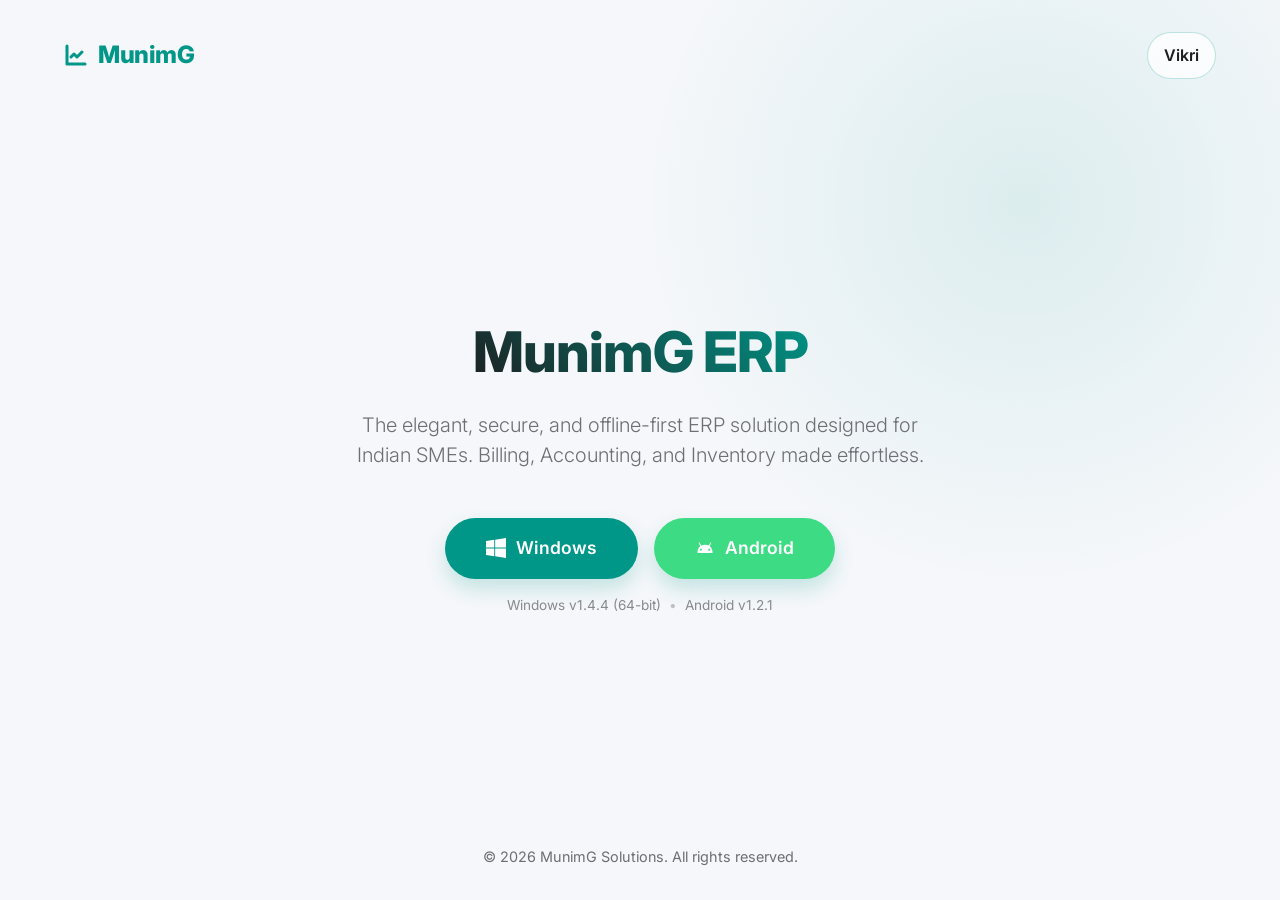
<file: index.html>
<!DOCTYPE html>
<html lang="en">

<head>
    <meta charset="UTF-8">
    <meta name="viewport" content="width=device-width, initial-scale=1.0">
    <title>MunimG ERP | Smart Accounting for Indian Business</title>
    <meta name="description"
        content="Download MunimG ERP - The simple, secure, and offline-first Billing & Accounting software for Indian SMEs.">

    <!-- Open Graph / Facebook -->
    <meta property="og:type" content="website">
    <meta property="og:url" content="https://munimg.net/">
    <meta property="og:title" content="MunimG ERP - Download Now">
    <meta property="og:description" content="Smart Accounting, Billing & Inventory for Indian Business.">

    <!-- Google Fonts: Inter -->
    <link rel="preconnect" href="https://fonts.googleapis.com">
    <link rel="preconnect" href="https://fonts.gstatic.com" crossorigin>
    <link href="https://fonts.googleapis.com/css2?family=Inter:wght@300;400;600;800&display=swap" rel="stylesheet">

    <style>
        :root {
            --primary: #009688;
            /* Crystal Teal */
            --primary-dark: #00796B;
            --text-main: #1D1D1F;
            --text-sub: #6E6E73;
            --bg-light: #F5F7FA;
            --white: #FFFFFF;
        }

        * {
            margin: 0;
            padding: 0;
            box-sizing: border-box;
        }

        body {
            font-family: 'Inter', -apple-system, BlinkMacSystemFont, sans-serif;
            background-color: var(--bg-light);
            color: var(--text-main);
            line-height: 1.5;
            display: flex;
            flex-direction: column;
            min-height: 100vh;
            overflow-x: hidden;
        }

        /* Background Decoration */
        .bg-shape {
            position: absolute;
            top: -20%;
            right: -10%;
            width: 60vw;
            height: 60vw;
            background: radial-gradient(circle, rgba(0, 150, 136, 0.1) 0%, rgba(255, 255, 255, 0) 70%);
            z-index: -1;
            pointer-events: none;
        }

        /* Header */
        header {
            padding: 2rem 5%;
            display: flex;
            align-items: center;
            justify-content: space-between;
            gap: 1rem;
        }

        .logo {
            font-weight: 800;
            font-size: 1.5rem;
            color: var(--primary);
            letter-spacing: -0.5px;
            text-decoration: none;
            display: flex;
            align-items: center;
            gap: 10px;
        }

        .product-link {
            color: var(--text-main);
            font-weight: 600;
            text-decoration: none;
            padding: 0.65rem 1rem;
            border: 1px solid rgba(0, 150, 136, 0.25);
            border-radius: 999px;
            background: rgba(255, 255, 255, 0.75);
        }

        .product-link:hover,
        .product-link:focus-visible {
            color: var(--primary-dark);
            border-color: var(--primary);
        }

        /* Main Content */
        main {
            flex: 1;
            display: flex;
            flex-direction: column;
            justify-content: center;
            align-items: center;
            text-align: center;
            padding: 2rem;
            animation: fadeIn 0.8s ease-out;
        }

        h1 {
            font-size: 3.5rem;
            font-weight: 800;
            letter-spacing: -1px;
            margin-bottom: 1rem;
            background: -webkit-linear-gradient(45deg, var(--text-main), var(--primary));
            background: linear-gradient(45deg, var(--text-main), var(--primary));
            -webkit-background-clip: text;
            background-clip: text;
            -webkit-text-fill-color: transparent;
        }

        p.subtitle {
            font-size: 1.25rem;
            color: var(--text-sub);
            max-width: 600px;
            margin-bottom: 3rem;
            font-weight: 300;
        }

        /* Download Button */
        .download-btn {
            display: inline-flex;
            align-items: center;
            justify-content: center;
            background-color: var(--primary);
            color: var(--white);
            font-size: 1.1rem;
            font-weight: 600;
            padding: 1rem 2.5rem;
            border-radius: 50px;
            text-decoration: none;
            transition: all 0.3s cubic-bezier(0.25, 0.8, 0.25, 1);
            box-shadow: 0 10px 20px rgba(0, 150, 136, 0.2);
            border: 1px solid transparent;
        }

        .download-btn:hover {
            background-color: var(--primary-dark);
            transform: translateY(-2px);
            box-shadow: 0 15px 30px rgba(0, 150, 136, 0.3);
        }

        .download-btn svg {
            margin-right: 10px;
            fill: currentColor;
        }

        .meta-info {
            margin-top: 1rem;
            font-size: 0.85rem;
            color: var(--text-sub);
            opacity: 0.8;
            display: flex;
            align-items: center;
            gap: 0.5rem;
        }

        .meta-info .separator {
            opacity: 0.5;
        }

        .download-buttons {
            display: flex;
            gap: 1rem;
            flex-wrap: wrap;
            justify-content: center;
        }

        .download-btn-android {
            background-color: #3DDC84;
        }

        .download-btn-android:hover {
            background-color: #2ECC71;
            box-shadow: 0 15px 30px rgba(61, 220, 132, 0.3);
        }
        /* Footer */
        footer {
            padding: 2rem;
            text-align: center;
            font-size: 0.9rem;
            color: var(--text-sub);
        }

        /* Animations */
        @keyframes fadeIn {
            from {
                opacity: 0;
                transform: translateY(20px);
            }

            to {
                opacity: 1;
                transform: translateY(0);
            }
        }

        /* Mobile Responsiveness */
        @media (max-width: 768px) {
            h1 {
                font-size: 2.5rem;
            }

            p.subtitle {
                font-size: 1.1rem;
            }
        }
    </style>
</head>

<body>

    <div class="bg-shape"></div>

    <header>
        <a href="/" class="logo">
            <!-- Simple SVG Logo Icon -->
            <svg width="24" height="24" viewBox="0 0 24 24" fill="none" xmlns="http://www.w3.org/2000/svg">
                <path d="M3 3V21H21" stroke="#009688" stroke-width="3" stroke-linecap="round" stroke-linejoin="round" />
                <path d="M18 9L13 14L10 11L7 14" stroke="#009688" stroke-width="3" stroke-linecap="round"
                    stroke-linejoin="round" />
            </svg>
            MunimG
        </a>
        <a href="/vikri/" class="product-link">Vikri</a>
    </header>

    <main>
        <h1>MunimG ERP</h1>
        <p class="subtitle">
            The elegant, secure, and offline-first ERP solution designed for Indian SMEs.
            Billing, Accounting, and Inventory made effortless.
        </p>

        <!-- Download buttons -->
        <div class="download-buttons">
            <a href="https://github.com/MunimG-Suite/MunimG-Releases/releases/download/v1.4.4/MunimG.ERP-1.4.4.msi"
                class="download-btn"
                download
                onclick="startDownload(this.href); return false;">
                <svg width="20" height="20" viewBox="0 0 24 24" xmlns="http://www.w3.org/2000/svg">
                    <path
                        d="M0 3.5L9.9 2.1V11.5H0V3.5ZM11 2L24 0V11.5H11V2ZM0 12.5H9.9V21.9L0 20.5V12.5ZM11 12.5H24V24L11 22V12.5Z" />
                </svg>
                Windows
            </a>
            <a href="https://github.com/MunimG-Suite/MunimG-Releases/releases/download/v1.2.1%2B22/MunimG.ERP-1.2.1.apk"
                class="download-btn download-btn-android"
                download
                onclick="startDownload(this.href); return false;">
                <svg width="20" height="20" viewBox="0 0 24 24" xmlns="http://www.w3.org/2000/svg">
                    <path
                        d="M17.6 9.48l1.84-3.18c.16-.31.04-.69-.26-.85-.29-.15-.65-.06-.83.22l-1.88 3.24a11.463 11.463 0 00-8.94 0L5.65 5.67c-.19-.29-.58-.38-.87-.2-.28.18-.37.54-.22.83L6.4 9.48A10.78 10.78 0 003 18h18a10.78 10.78 0 00-3.4-8.52zM7 15.25a1.25 1.25 0 110-2.5 1.25 1.25 0 010 2.5zm10 0a1.25 1.25 0 110-2.5 1.25 1.25 0 010 2.5z" />
                </svg>
                Android
            </a>
        </div>

        <div class="meta-info">
            <span>Windows v1.4.4 (64-bit)</span>
            <span class="separator">&bull;</span>
            <span>Android v1.2.1</span>
        </div>
    </main>

    <footer>
        &copy; 2026 MunimG Solutions. All rights reserved.
    </footer>

    <script>
        function startDownload(url) {
            const iframe = document.createElement('iframe');
            iframe.style.display = 'none';
            iframe.src = url;
            document.body.appendChild(iframe);
            setTimeout(() => iframe.remove(), 60000);
        }
    </script>

</body>

</html>
</file>
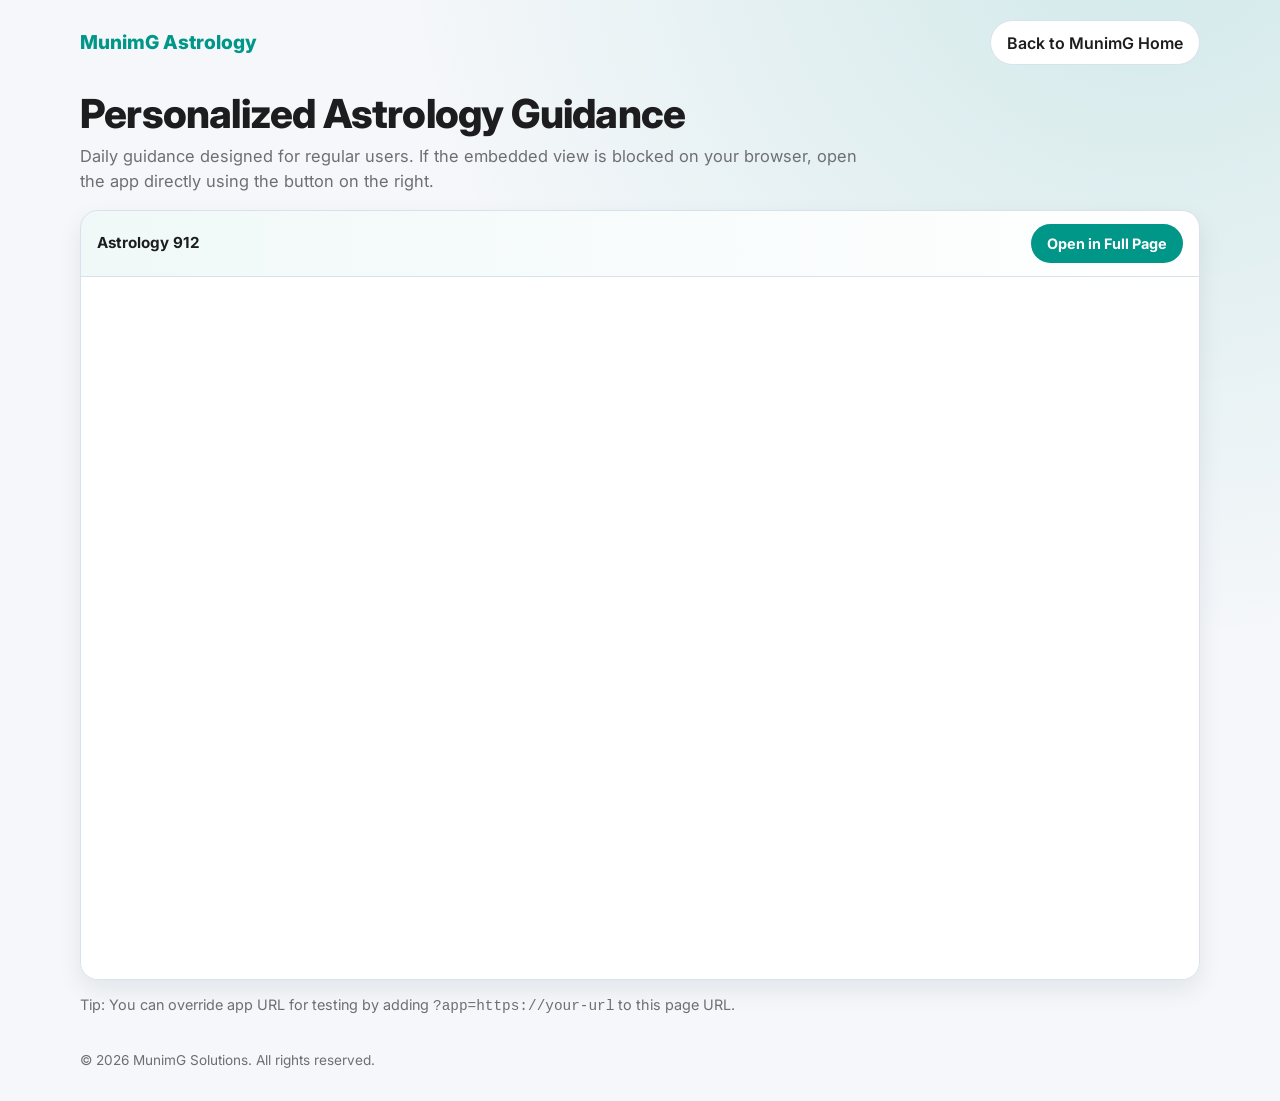
<file: astrology/index.html>
<!DOCTYPE html>
<html lang="en">

<head>
    <meta charset="UTF-8">
    <meta name="viewport" content="width=device-width, initial-scale=1.0">
    <title>MunimG Astrology | Personalized Guidance</title>
    <meta name="description" content="Personalized daily astrology guidance from MunimG.">

    <link rel="preconnect" href="https://fonts.googleapis.com">
    <link rel="preconnect" href="https://fonts.gstatic.com" crossorigin>
    <link href="https://fonts.googleapis.com/css2?family=Inter:wght@300;400;600;700;800&display=swap" rel="stylesheet">

    <style>
        :root {
            --primary: #009688;
            --primary-dark: #00796B;
            --text-main: #1D1D1F;
            --text-sub: #6E6E73;
            --bg-light: #F5F7FA;
            --white: #FFFFFF;
            --border: #D9E2EC;
        }

        * {
            box-sizing: border-box;
            margin: 0;
            padding: 0;
        }

        body {
            font-family: 'Inter', -apple-system, BlinkMacSystemFont, sans-serif;
            background: radial-gradient(circle at 90% -10%, rgba(0, 150, 136, 0.15), transparent 45%), var(--bg-light);
            color: var(--text-main);
            line-height: 1.5;
            min-height: 100vh;
        }

        .container {
            width: min(1120px, 92vw);
            margin: 0 auto;
        }

        header {
            padding: 1.25rem 0;
            display: flex;
            align-items: center;
            justify-content: space-between;
            gap: 1rem;
            flex-wrap: wrap;
        }

        .logo {
            font-weight: 800;
            font-size: 1.2rem;
            color: var(--primary);
            text-decoration: none;
        }

        .home-link {
            text-decoration: none;
            color: var(--text-main);
            border: 1px solid var(--border);
            background: var(--white);
            padding: 0.6rem 1rem;
            border-radius: 999px;
            font-weight: 600;
            transition: all 0.2s ease;
        }

        .home-link:hover {
            border-color: var(--primary);
            color: var(--primary-dark);
        }

        .hero {
            margin-top: 0.4rem;
            margin-bottom: 1rem;
        }

        h1 {
            font-size: clamp(1.8rem, 4vw, 2.5rem);
            line-height: 1.1;
            font-weight: 800;
            margin-bottom: 0.55rem;
            letter-spacing: -0.02em;
        }

        .subtitle {
            color: var(--text-sub);
            max-width: 780px;
            font-size: 1.03rem;
        }

        .panel {
            background: var(--white);
            border: 1px solid var(--border);
            border-radius: 18px;
            box-shadow: 0 10px 24px rgba(17, 24, 39, 0.08);
            overflow: hidden;
        }

        .panel-top {
            display: flex;
            align-items: center;
            justify-content: space-between;
            padding: 0.8rem 1rem;
            border-bottom: 1px solid var(--border);
            gap: 0.9rem;
            flex-wrap: wrap;
            background: linear-gradient(to right, rgba(0, 150, 136, 0.06), transparent);
        }

        .panel-label {
            font-weight: 700;
            font-size: 0.95rem;
        }

        .open-full {
            text-decoration: none;
            color: var(--white);
            background: var(--primary);
            border: 1px solid transparent;
            padding: 0.5rem 0.95rem;
            border-radius: 999px;
            font-size: 0.9rem;
            font-weight: 700;
            transition: background-color 0.2s ease;
        }

        .open-full:hover {
            background: var(--primary-dark);
        }

        .app-frame {
            width: 100%;
            min-height: 78vh;
            border: 0;
            background: #fff;
            display: block;
        }

        .note {
            margin: 0.9rem 0 2rem;
            color: var(--text-sub);
            font-size: 0.9rem;
        }

        footer {
            color: var(--text-sub);
            font-size: 0.85rem;
            padding-bottom: 2rem;
        }

        @media (max-width: 768px) {
            .app-frame {
                min-height: 84vh;
            }
        }
    </style>
</head>

<body>
    <div class="container">
        <header>
            <a class="logo" href="/">MunimG Astrology</a>
            <a class="home-link" href="/">Back to MunimG Home</a>
        </header>

        <main>
            <section class="hero">
                <h1>Personalized Astrology Guidance</h1>
                <p class="subtitle">Daily guidance designed for regular users. If the embedded view is blocked on your browser, open the app directly using the button on the right.</p>
            </section>

            <section class="panel">
                <div class="panel-top">
                    <p class="panel-label">Astrology 912</p>
                    <a id="open-full-link" class="open-full" href="https://astrology.munimg.net/" target="_blank" rel="noopener noreferrer">Open in Full Page</a>
                </div>
                <iframe id="astro-frame" class="app-frame" title="MunimG Astrology App" src="https://astrology.munimg.net/" loading="lazy"></iframe>
            </section>

            <p class="note">Tip: You can override app URL for testing by adding <code>?app=https://your-url</code> to this page URL.</p>
        </main>

        <footer>
            &copy; 2026 MunimG Solutions. All rights reserved.
        </footer>
    </div>

    <script>
        (function () {
            const params = new URLSearchParams(window.location.search);
            const customUrl = params.get('app');
            if (!customUrl) return;

            try {
                const parsed = new URL(customUrl);
                const frame = document.getElementById('astro-frame');
                const openFull = document.getElementById('open-full-link');
                frame.src = parsed.toString();
                openFull.href = parsed.toString();
            } catch (_) {
                // Ignore invalid URL and keep default source.
            }
        })();
    </script>
</body>

</html>
</file>
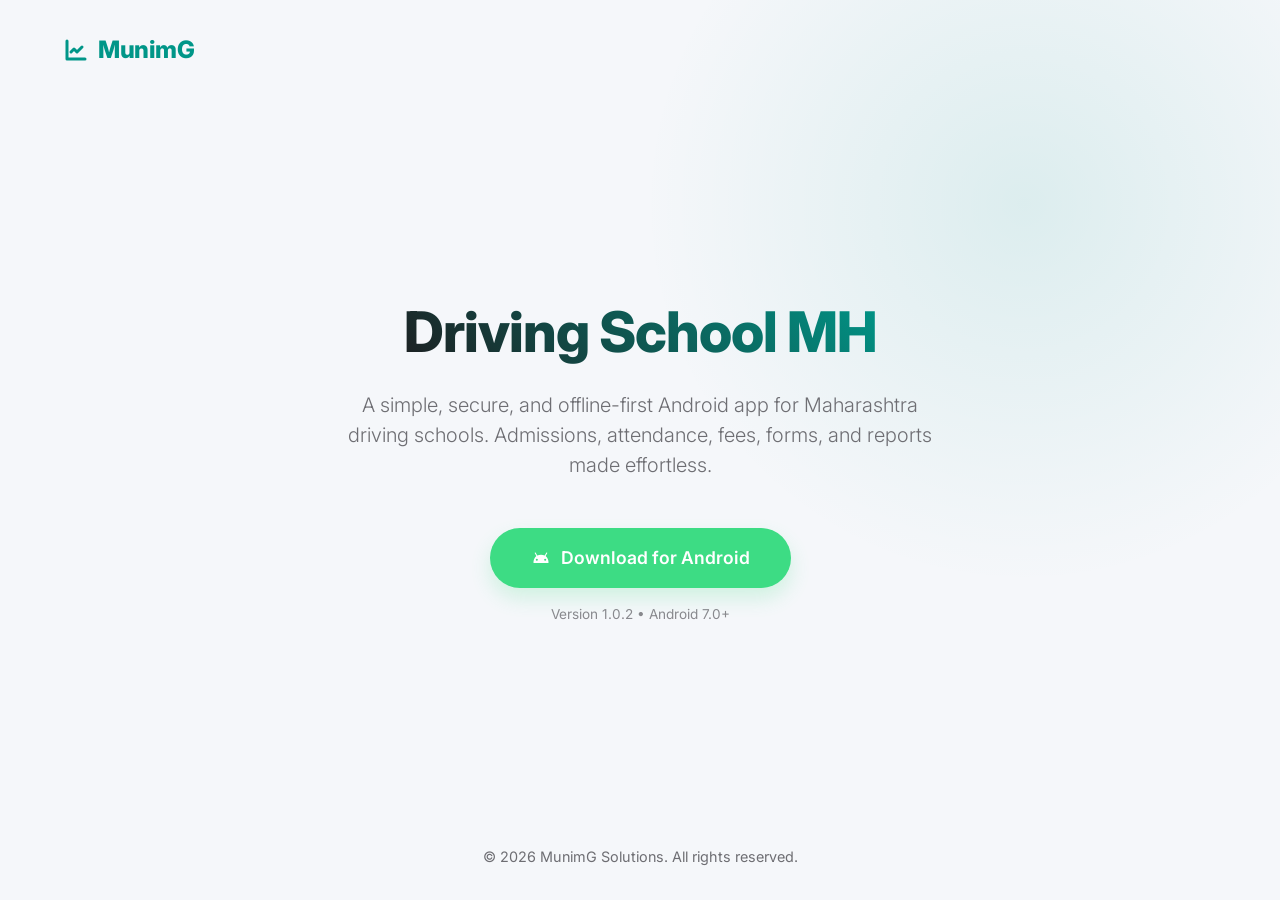
<file: driving-school/index.html>
<!DOCTYPE html>
<html lang="en">

<head>
    <meta charset="UTF-8">
    <meta name="viewport" content="width=device-width, initial-scale=1.0">
    <title>Driving School MH | Download Android App</title>
    <meta name="description" content="Download Driving School MH - a simple, secure, offline-first Android app for Maharashtra driving schools.">

    <meta property="og:type" content="website">
    <meta property="og:url" content="https://munimg.net/driving-school/">
    <meta property="og:title" content="Driving School MH - Download Android App">
    <meta property="og:description" content="Simple offline-first app for Maharashtra driving schools.">

    <link rel="preconnect" href="https://fonts.googleapis.com">
    <link rel="preconnect" href="https://fonts.gstatic.com" crossorigin>
    <link href="https://fonts.googleapis.com/css2?family=Inter:wght@300;400;600;800&display=swap" rel="stylesheet">

    <style>
        :root {
            --primary: #009688;
            --primary-dark: #00796B;
            --text-main: #1D1D1F;
            --text-sub: #6E6E73;
            --bg-light: #F5F7FA;
            --white: #FFFFFF;
        }

        * {
            margin: 0;
            padding: 0;
            box-sizing: border-box;
        }

        body {
            font-family: 'Inter', -apple-system, BlinkMacSystemFont, sans-serif;
            background-color: var(--bg-light);
            color: var(--text-main);
            line-height: 1.5;
            display: flex;
            flex-direction: column;
            min-height: 100vh;
            overflow-x: hidden;
        }

        .bg-shape {
            position: absolute;
            top: -20%;
            right: -10%;
            width: 60vw;
            height: 60vw;
            background: radial-gradient(circle, rgba(0, 150, 136, 0.1) 0%, rgba(255, 255, 255, 0) 70%);
            z-index: -1;
            pointer-events: none;
        }

        header {
            padding: 2rem 5%;
            display: flex;
            align-items: center;
        }

        .logo {
            font-weight: 800;
            font-size: 1.5rem;
            color: var(--primary);
            letter-spacing: -0.5px;
            text-decoration: none;
            display: flex;
            align-items: center;
            gap: 10px;
        }

        main {
            flex: 1;
            display: flex;
            flex-direction: column;
            justify-content: center;
            align-items: center;
            text-align: center;
            padding: 2rem;
            animation: fadeIn 0.8s ease-out;
        }

        h1 {
            font-size: 3.5rem;
            font-weight: 800;
            letter-spacing: -1px;
            margin-bottom: 1rem;
            background: -webkit-linear-gradient(45deg, var(--text-main), var(--primary));
            background: linear-gradient(45deg, var(--text-main), var(--primary));
            -webkit-background-clip: text;
            background-clip: text;
            -webkit-text-fill-color: transparent;
        }

        p.subtitle {
            font-size: 1.25rem;
            color: var(--text-sub);
            max-width: 620px;
            margin-bottom: 3rem;
            font-weight: 300;
        }

        .download-btn {
            display: inline-flex;
            align-items: center;
            justify-content: center;
            background-color: #3DDC84;
            color: var(--white);
            font-size: 1.1rem;
            font-weight: 600;
            padding: 1rem 2.5rem;
            border-radius: 50px;
            text-decoration: none;
            transition: all 0.3s cubic-bezier(0.25, 0.8, 0.25, 1);
            box-shadow: 0 10px 20px rgba(61, 220, 132, 0.2);
            border: 1px solid transparent;
        }

        .download-btn:hover {
            background-color: #2ECC71;
            transform: translateY(-2px);
            box-shadow: 0 15px 30px rgba(61, 220, 132, 0.3);
        }

        .download-btn svg {
            margin-right: 10px;
            fill: currentColor;
        }

        .meta-info {
            margin-top: 1rem;
            font-size: 0.85rem;
            color: var(--text-sub);
            opacity: 0.8;
        }

        footer {
            padding: 2rem;
            text-align: center;
            font-size: 0.9rem;
            color: var(--text-sub);
        }

        @keyframes fadeIn {
            from {
                opacity: 0;
                transform: translateY(20px);
            }

            to {
                opacity: 1;
                transform: translateY(0);
            }
        }

        @media (max-width: 768px) {
            h1 {
                font-size: 2.5rem;
            }

            p.subtitle {
                font-size: 1.1rem;
            }
        }
    </style>
</head>

<body>

    <div class="bg-shape"></div>

    <header>
        <a href="/" class="logo">
            <svg width="24" height="24" viewBox="0 0 24 24" fill="none" xmlns="http://www.w3.org/2000/svg">
                <path d="M3 3V21H21" stroke="#009688" stroke-width="3" stroke-linecap="round" stroke-linejoin="round" />
                <path d="M18 9L13 14L10 11L7 14" stroke="#009688" stroke-width="3" stroke-linecap="round"
                    stroke-linejoin="round" />
            </svg>
            MunimG
        </a>
    </header>

    <main>
        <h1>Driving School MH</h1>
        <p class="subtitle">
            A simple, secure, and offline-first Android app for Maharashtra driving schools.
            Admissions, attendance, fees, forms, and reports made effortless.
        </p>

        <a href="https://github.com/MunimG-Suite/MunimG-Releases/releases/download/dsm-v1.0.2/app-release.apk"
            class="download-btn"
            download
            onclick="startDownload(this.href); return false;">
            <svg width="20" height="20" viewBox="0 0 24 24" xmlns="http://www.w3.org/2000/svg">
                <path
                    d="M17.6 9.48l1.84-3.18c.16-.31.04-.69-.26-.85-.29-.15-.65-.06-.83.22l-1.88 3.24a11.463 11.463 0 00-8.94 0L5.65 5.67c-.19-.29-.58-.38-.87-.2-.28.18-.37.54-.22.83L6.4 9.48A10.78 10.78 0 003 18h18a10.78 10.78 0 00-3.4-8.52zM7 15.25a1.25 1.25 0 110-2.5 1.25 1.25 0 010 2.5zm10 0a1.25 1.25 0 110-2.5 1.25 1.25 0 010 2.5z" />
            </svg>
            Download for Android
        </a>

        <div class="meta-info">
            Version 1.0.2 &bull; Android 7.0+
        </div>
    </main>

    <footer>
        &copy; 2026 MunimG Solutions. All rights reserved.
    </footer>

    <script>
        function startDownload(url) {
            const iframe = document.createElement('iframe');
            iframe.style.display = 'none';
            iframe.src = url;
            document.body.appendChild(iframe);
            setTimeout(() => iframe.remove(), 60000);
        }
    </script>

</body>

</html>
</file>
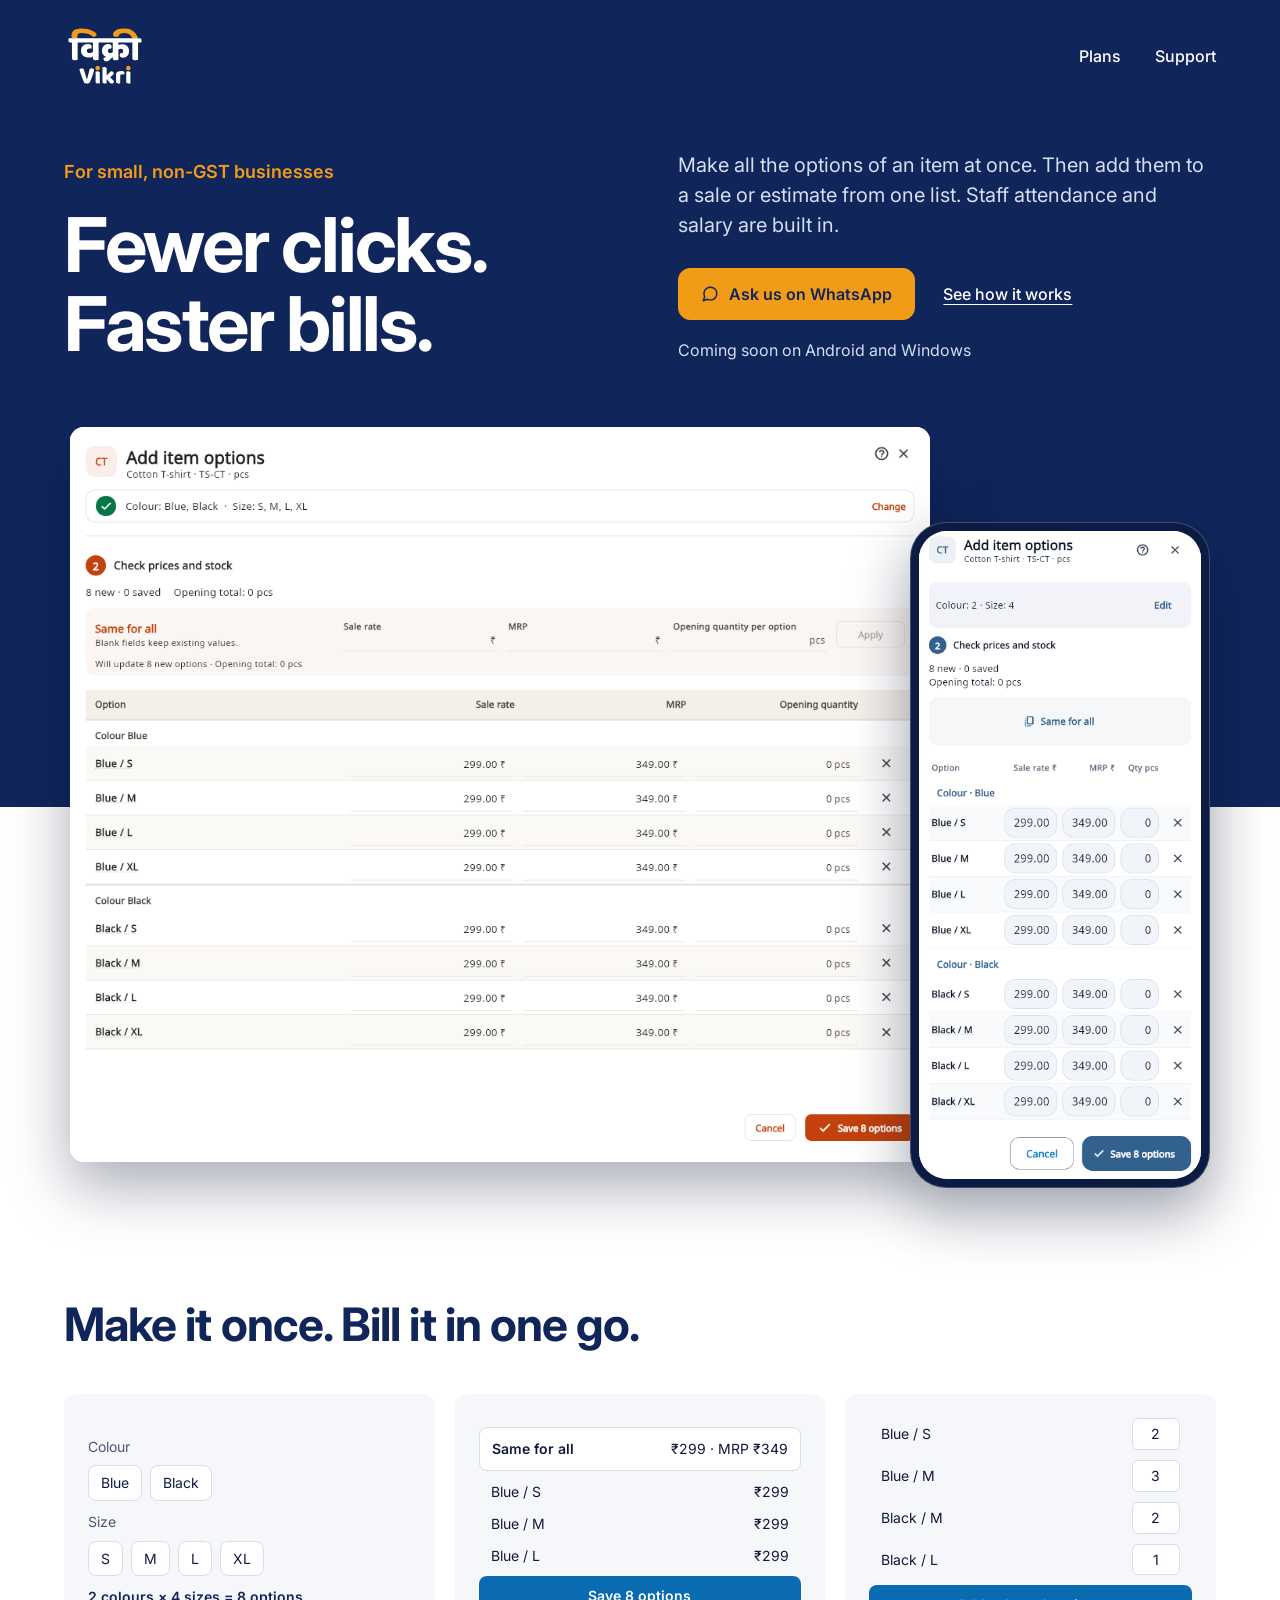
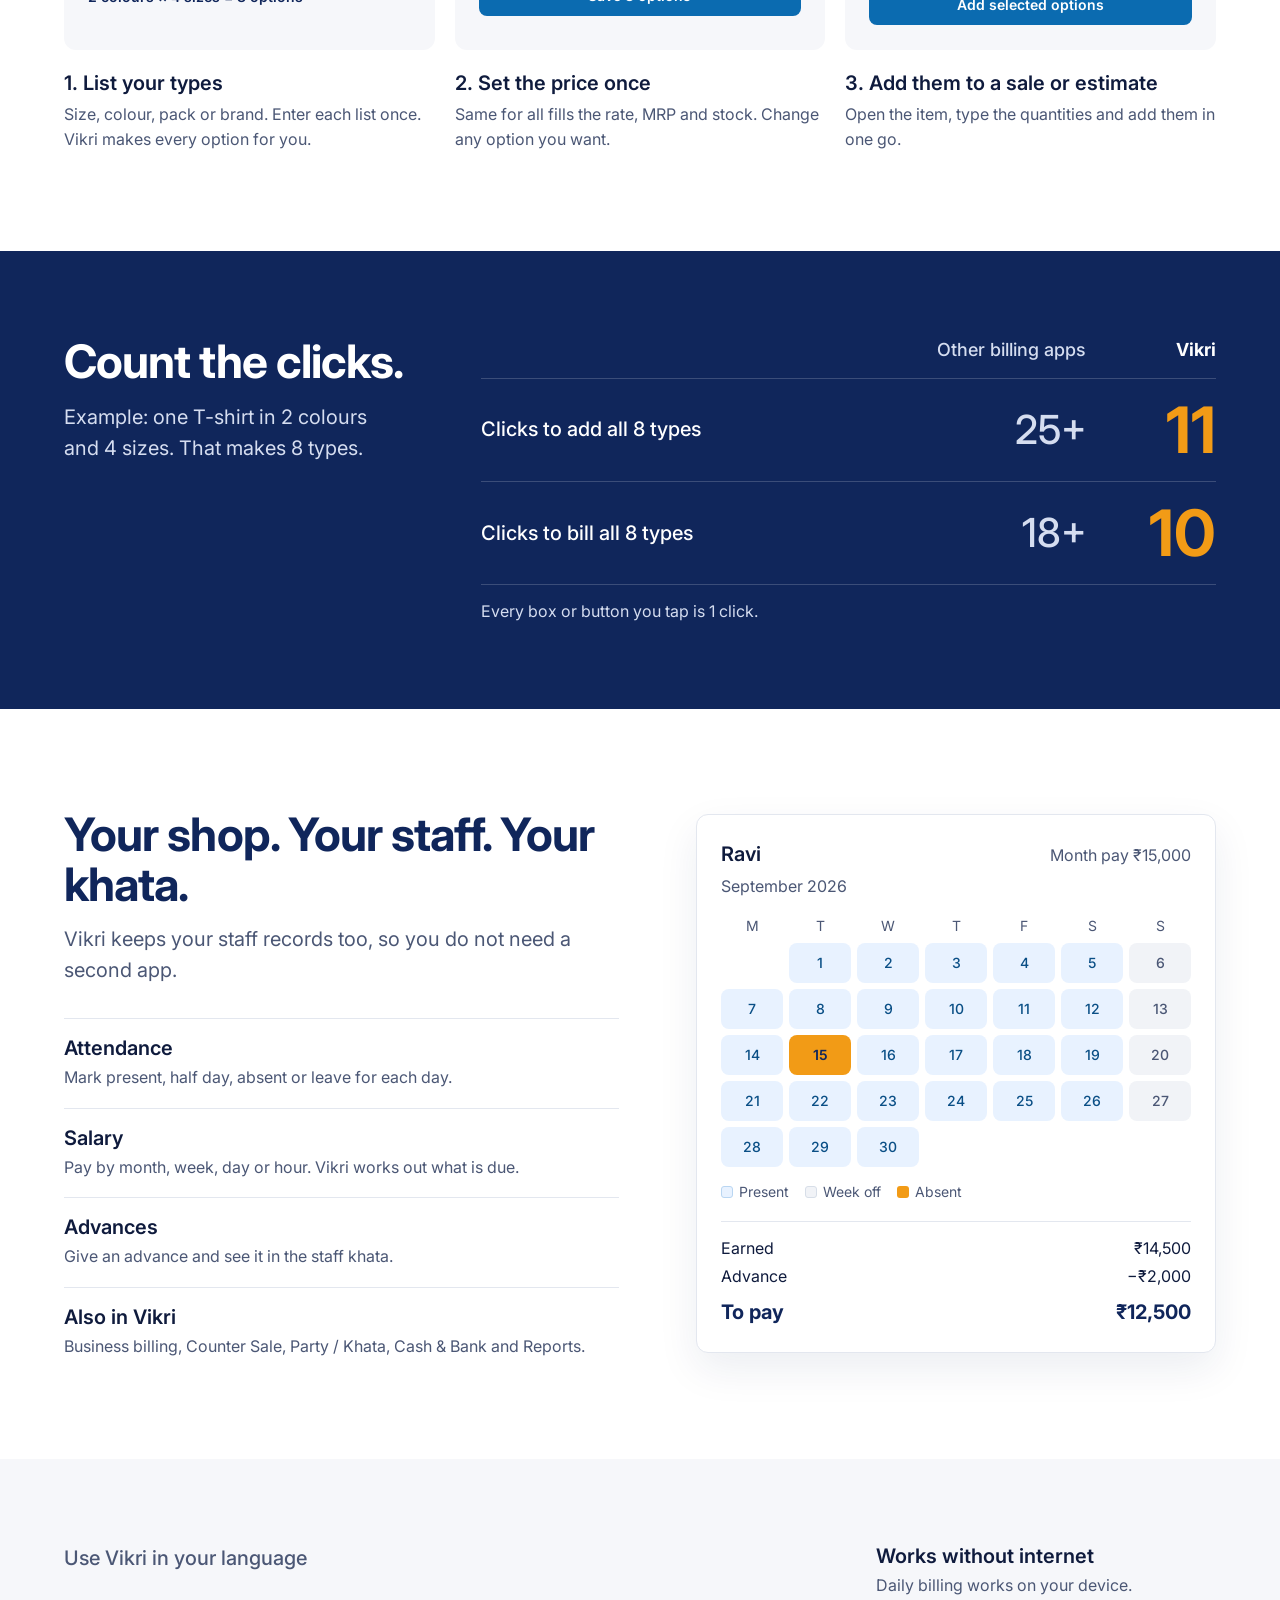
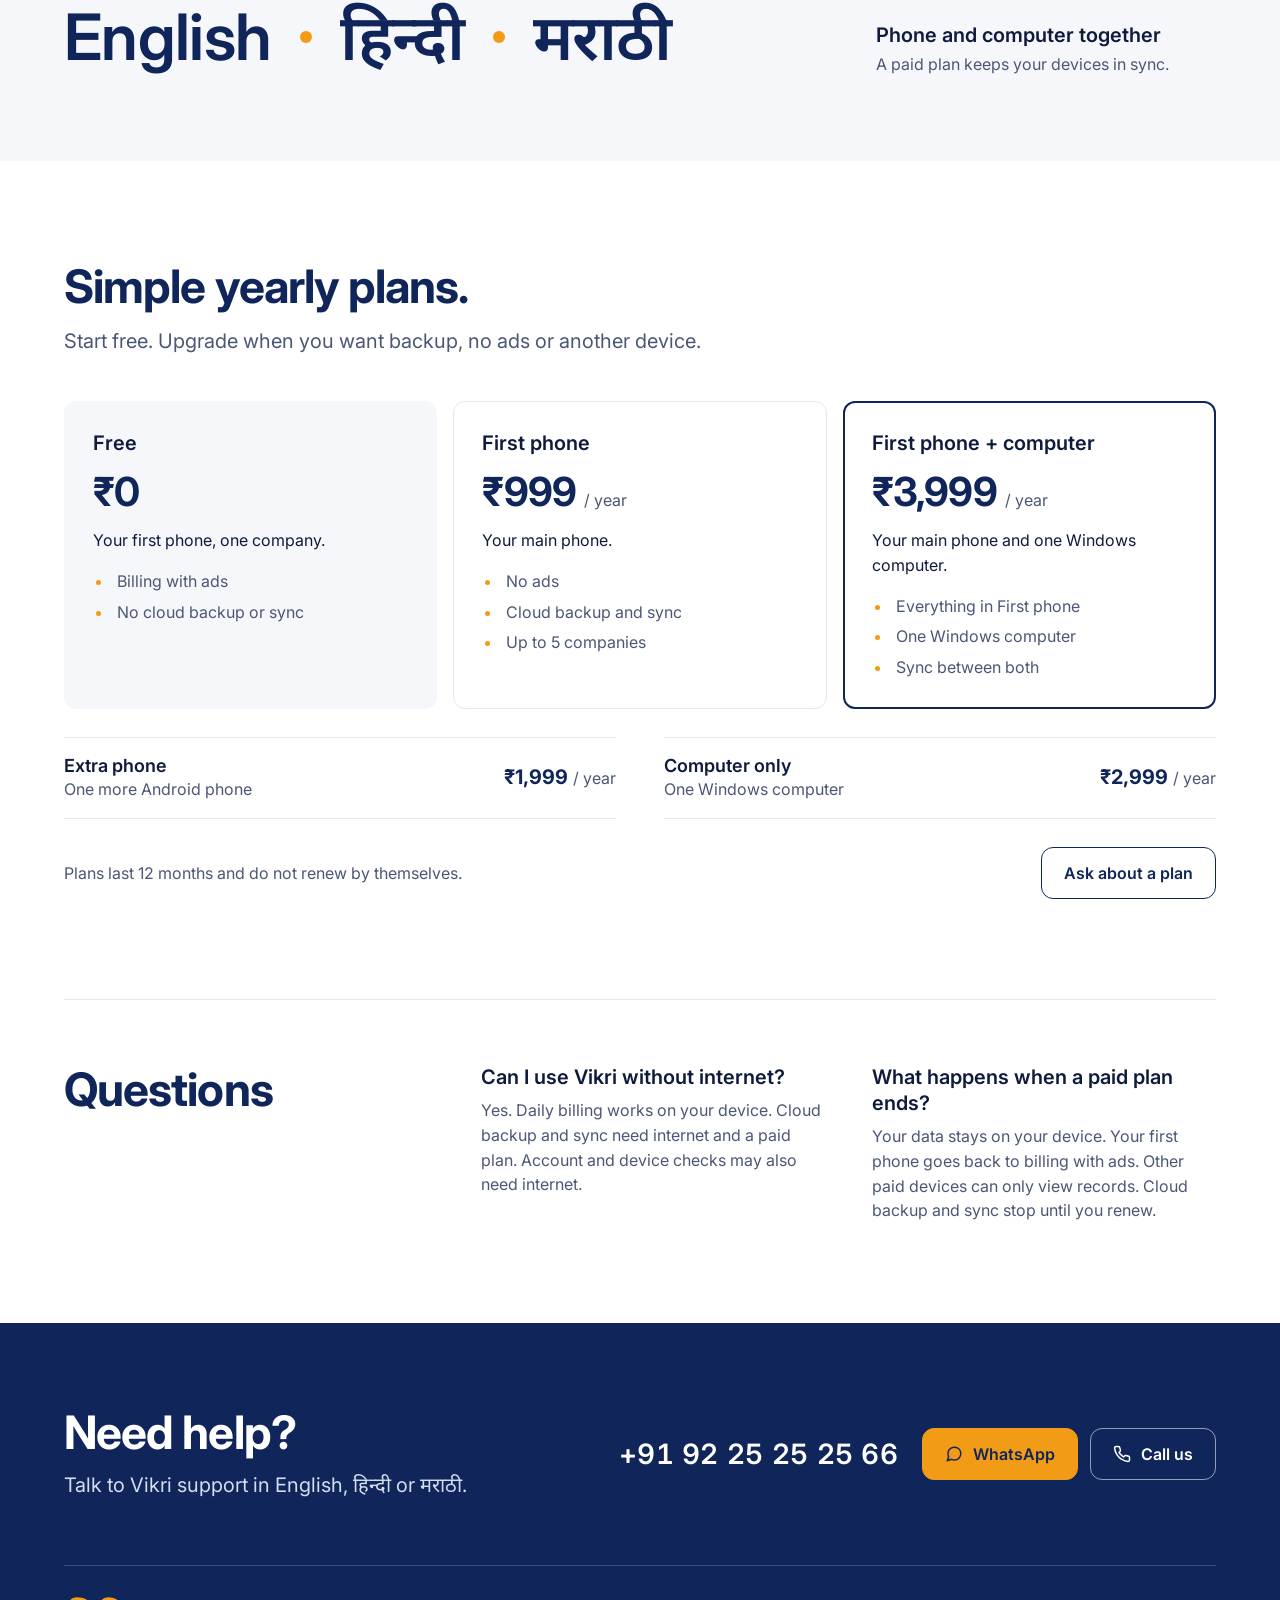
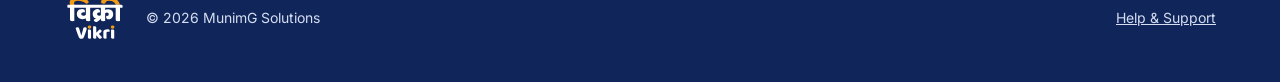
<file: regional/index.html>
<!DOCTYPE html>
<html lang="en">
<head>
    <meta charset="UTF-8">
    <meta name="viewport" content="width=device-width, initial-scale=1.0">
    <meta name="theme-color" content="#10265b">
    <title>Vikri | Billing for Small, Non-GST Businesses</title>
    <meta name="description" content="Fewer clicks. Faster bills. Make all the options of an item at once and add them to a sale or estimate from one list. Staff attendance and salary are built in. Works offline on Android phones and Windows, in English, Hindi and Marathi.">
    <link rel="canonical" href="https://munimg.net/regional/">
    <meta property="og:type" content="website">
    <meta property="og:url" content="https://munimg.net/regional/">
    <meta property="og:title" content="Vikri | Fewer clicks. Faster bills.">
    <meta property="og:description" content="Billing for small, non-GST businesses. Make all the options of an item at once. Staff attendance and salary are built in. For Android phones and Windows.">
    <link rel="preconnect" href="https://fonts.googleapis.com">
    <link rel="preconnect" href="https://fonts.gstatic.com" crossorigin>
    <link href="https://fonts.googleapis.com/css2?family=Inter:wght@400;500;600;700&family=Noto+Sans+Devanagari:wght@400;500;600;700&display=swap" rel="stylesheet">
    <link rel="stylesheet" href="/regional/styles.css?v=36fe49fcf74d">
</head>
<body>
    <a class="skip-link" href="#main">Skip to content</a>
    <div class="band band-navy">
        <header class="wrap header">
            <a class="brand" href="/regional/" aria-label="Vikri home"><img src="/regional/images/vikri-lockup-on-dark.svg" alt="" width="82" height="64"></a>
            <nav class="nav" aria-label="Main navigation">
                <a href="#plans">Plans</a>
                <a href="#support">Support</a>
            </nav>
        </header>
    </div>
    <main id="main">
        <section class="band band-navy hero" aria-labelledby="hero-title">
            <div class="wrap">
                <div class="hero-top">
                    <div>
                        <p class="kicker">For small, non-GST businesses</p>
                        <h1 id="hero-title">Fewer clicks.<br>Faster bills.</h1>
                    </div>
                    <div>
                        <p class="lead">Make all the options of an item at once. Then add them to a sale or estimate from one list. Staff attendance and salary are built in.</p>
                        <div class="actions">
                            <a class="button button-saffron" href="https://wa.me/919225252566?text=Hello%2C%20I%20would%20like%20to%20know%20about%20Vikri."><svg class="icon" aria-hidden="true"><use href="/regional/icons.svg#message-circle"></use></svg>Ask us on WhatsApp</a>
                            <a class="text-link" href="#how">See how it works</a>
                        </div>
                        <p class="availability">Coming soon on Android and Windows</p>
                    </div>
                </div>
                <div class="stage">
                    <div class="shot-window"><img src="/regional/images/options-windows.png" alt="Add item options screen in the Vikri Windows app: 2 colours and 4 sizes make 8 options." width="1100" height="940" loading="lazy" decoding="async"></div>
                    <div class="shot-phone"><img src="/regional/images/options-phone.png" alt="Add item options screen in the Vikri Android app: 8 options ready to save." width="420" height="960" decoding="async"></div>
                </div>
            </div>
        </section>

        <section class="band how" id="how" aria-labelledby="how-title">
            <div class="wrap">
                <h2 id="how-title">Make it once. Bill it in one go.</h2>
                <div class="steps">
                    <article class="step">
                        <div class="mini" aria-hidden="true">
                            <div>
                                <div class="mini-label">Colour</div>
                                <div class="chips"><span class="chip">Blue</span><span class="chip">Black</span></div>
                            </div>
                            <div>
                                <div class="mini-label">Size</div>
                                <div class="chips"><span class="chip">S</span><span class="chip">M</span><span class="chip">L</span><span class="chip">XL</span></div>
                            </div>
                            <div class="mini-total">2 colours × 4 sizes = 8 options</div>
                        </div>
                        <h3>1. List your types</h3>
                        <p>Size, colour, pack or brand. Enter each list once. Vikri makes every option for you.</p>
                    </article>
                    <article class="step">
                        <div class="mini" aria-hidden="true">
                            <div class="mini-same"><span>Same for all</span><span>₹299 · MRP ₹349</span></div>
                            <div class="mini-row"><span>Blue / S</span><span>₹299</span></div>
                            <div class="mini-row"><span>Blue / M</span><span>₹299</span></div>
                            <div class="mini-row"><span>Blue / L</span><span>₹299</span></div>
                            <div class="mini-button">Save 8 options</div>
                        </div>
                        <h3>2. Set the price once</h3>
                        <p>Same for all fills the rate, MRP and stock. Change any option you want.</p>
                    </article>
                    <article class="step">
                        <div class="mini" aria-hidden="true">
                            <div class="mini-row"><span>Blue / S</span><span class="mini-qty">2</span></div>
                            <div class="mini-row"><span>Blue / M</span><span class="mini-qty">3</span></div>
                            <div class="mini-row"><span>Black / M</span><span class="mini-qty">2</span></div>
                            <div class="mini-row"><span>Black / L</span><span class="mini-qty">1</span></div>
                            <div class="mini-button">Add selected options</div>
                        </div>
                        <h3>3. Add them to a sale or estimate</h3>
                        <p>Open the item, type the quantities and add them in one go.</p>
                    </article>
                </div>
            </div>
        </section>

        <section class="band band-navy clicks" aria-labelledby="clicks-title">
            <div class="wrap split">
                <div class="split-side">
                    <h2 id="clicks-title">Count the clicks.</h2>
                    <p class="clicks-example">Example: one T-shirt in 2 colours and 4 sizes. That makes 8 types.</p>
                </div>
                <div class="split-main">
                    <table class="click-table">
                        <thead>
                            <tr>
                                <td></td>
                                <th scope="col" class="click-other">Other billing apps</th>
                                <th scope="col">Vikri</th>
                            </tr>
                        </thead>
                        <tbody>
                            <tr>
                                <th scope="row">Clicks to add all 8 types</th>
                                <td class="click-other">25+</td>
                                <td class="click-vikri">11</td>
                            </tr>
                            <tr>
                                <th scope="row">Clicks to bill all 8 types</th>
                                <td class="click-other">18+</td>
                                <td class="click-vikri">10</td>
                            </tr>
                        </tbody>
                    </table>
                    <p class="click-note">Every box or button you tap is 1 click.</p>
                </div>
            </div>
        </section>

        <section class="band staff" aria-labelledby="staff-title">
            <div class="wrap staff-layout">
                <div class="staff-copy">
                    <h2 id="staff-title">Your shop. Your staff. Your khata.</h2>
                    <p class="section-lead">Vikri keeps your staff records too, so you do not need a second app.</p>
                    <div class="fact-list">
                        <div class="fact"><h3>Attendance</h3><p>Mark present, half day, absent or leave for each day.</p></div>
                        <div class="fact"><h3>Salary</h3><p>Pay by month, week, day or hour. Vikri works out what is due.</p></div>
                        <div class="fact"><h3>Advances</h3><p>Give an advance and see it in the staff khata.</p></div>
                        <div class="fact"><h3>Also in Vikri</h3><p>Business billing, Counter Sale, Party / Khata, Cash &amp; Bank and Reports.</p></div>
                    </div>
                </div>
                <div class="pay-card" role="img" aria-label="Sample staff month for September 2026: 1 absent day and ₹12,500 to pay.">
                    <div class="pay-head"><strong>Ravi</strong><span>Month pay ₹15,000</span></div>
                    <div class="pay-month">September 2026</div>
                    <div class="week-days"><span>M</span><span>T</span><span>W</span><span>T</span><span>F</span><span>S</span><span>S</span></div>
                    <div class="days">
                        <span></span><span class="day">1</span><span class="day">2</span><span class="day">3</span><span class="day">4</span><span class="day">5</span><span class="day day-off">6</span>
                        <span class="day">7</span><span class="day">8</span><span class="day">9</span><span class="day">10</span><span class="day">11</span><span class="day">12</span><span class="day day-off">13</span>
                        <span class="day">14</span><span class="day day-absent">15</span><span class="day">16</span><span class="day">17</span><span class="day">18</span><span class="day">19</span><span class="day day-off">20</span>
                        <span class="day">21</span><span class="day">22</span><span class="day">23</span><span class="day">24</span><span class="day">25</span><span class="day">26</span><span class="day day-off">27</span>
                        <span class="day">28</span><span class="day">29</span><span class="day">30</span>
                    </div>
                    <div class="legend">
                        <span><i class="key key-present"></i>Present</span>
                        <span><i class="key key-off"></i>Week off</span>
                        <span><i class="key key-absent"></i>Absent</span>
                    </div>
                    <div class="pay-lines">
                        <div><span>Earned</span><span>₹14,500</span></div>
                        <div><span>Advance</span><span>−₹2,000</span></div>
                        <div class="pay-total"><span>To pay</span><span>₹12,500</span></div>
                    </div>
                </div>
            </div>
        </section>

        <section class="band band-soft languages-band" aria-labelledby="languages-title">
            <div class="wrap split split-center">
                <div class="split-main">
                    <h2 id="languages-title" class="small-title">Use Vikri in your language</h2>
                    <p class="language-words"><span>English</span><i aria-hidden="true"></i><span lang="hi">हिन्दी</span><i aria-hidden="true"></i><span lang="mr">मराठी</span></p>
                </div>
                <div class="split-side fact-stack">
                    <div><h3>Works without internet</h3><p>Daily billing works on your device.</p></div>
                    <div><h3>Phone and computer together</h3><p>A paid plan keeps your devices in sync.</p></div>
                </div>
            </div>
        </section>

        <section class="band plans" id="plans" aria-labelledby="plans-title">
            <div class="wrap">
                <h2 id="plans-title">Simple yearly plans.</h2>
                <p class="section-lead">Start free. Upgrade when you want backup, no ads or another device.</p>
                <div class="plan-grid">
                    <article class="plan plan-free">
                        <h3>Free</h3>
                        <p class="price">₹0</p>
                        <p>Your first phone, one company.</p>
                        <ul>
                            <li>Billing with ads</li>
                            <li>No cloud backup or sync</li>
                        </ul>
                    </article>
                    <article class="plan">
                        <h3>First phone</h3>
                        <p class="price">₹999 <span>/ year</span></p>
                        <p>Your main phone.</p>
                        <ul>
                            <li>No ads</li>
                            <li>Cloud backup and sync</li>
                            <li>Up to 5 companies</li>
                        </ul>
                    </article>
                    <article class="plan plan-both">
                        <h3>First phone + computer</h3>
                        <p class="price">₹3,999 <span>/ year</span></p>
                        <p>Your main phone and one Windows computer.</p>
                        <ul>
                            <li>Everything in First phone</li>
                            <li>One Windows computer</li>
                            <li>Sync between both</li>
                        </ul>
                    </article>
                </div>
                <div class="plan-rows">
                    <div class="plan-row">
                        <div><h3>Extra phone</h3><p>One more Android phone</p></div>
                        <p class="row-price">₹1,999 <span>/ year</span></p>
                    </div>
                    <div class="plan-row">
                        <div><h3>Computer only</h3><p>One Windows computer</p></div>
                        <p class="row-price">₹2,999 <span>/ year</span></p>
                    </div>
                </div>
                <div class="plan-bottom">
                    <p>Plans last 12 months and do not renew by themselves.</p>
                    <a class="button" href="https://wa.me/919225252566?text=Hello%2C%20I%20would%20like%20to%20know%20about%20Vikri%20plans.">Ask about a plan</a>
                </div>
            </div>
        </section>

        <section class="band questions" aria-labelledby="questions-title">
            <div class="wrap split questions-layout">
                <h2 id="questions-title" class="split-side">Questions</h2>
                <div class="split-main question-grid">
                    <div><h3>Can I use Vikri without internet?</h3><p>Yes. Daily billing works on your device. Cloud backup and sync need internet and a paid plan. Account and device checks may also need internet.</p></div>
                    <div><h3>What happens when a paid plan ends?</h3><p>Your data stays on your device. Your first phone goes back to billing with ads. Other paid devices can only view records. Cloud backup and sync stop until you renew.</p></div>
                </div>
            </div>
        </section>

        <section class="band band-navy help" id="support" aria-labelledby="support-title">
            <div class="wrap help-layout">
                <div>
                    <h2 id="support-title">Need help?</h2>
                    <p class="help-lead">Talk to Vikri support in English, <span lang="hi">हिन्दी</span> or <span lang="mr">मराठी</span>.</p>
                </div>
                <div class="help-actions-row">
                    <a class="contact-number" href="tel:+919225252566" aria-label="Call +91 92 25 25 25 66">+91 92 25 25 25 66</a>
                    <div class="actions">
                        <a class="button button-saffron" href="https://wa.me/919225252566?text=Hello%2C%20I%20need%20help%20with%20Vikri."><svg class="icon" aria-hidden="true"><use href="/regional/icons.svg#message-circle"></use></svg>WhatsApp</a>
                        <a class="button button-on-navy" href="tel:+919225252566"><svg class="icon" aria-hidden="true"><use href="/regional/icons.svg#phone"></use></svg>Call us</a>
                    </div>
                </div>
            </div>
        </section>
    </main>
    <div class="band band-navy">
        <footer class="wrap footer">
            <div class="footer-brand"><img src="/regional/images/vikri-lockup-on-dark.svg" alt="Vikri" width="62" height="48"><span>© 2026 MunimG Solutions</span></div>
            <a href="/regional/support/">Help &amp; Support</a>
        </footer>
    </div>
</body>
</html>
</file>
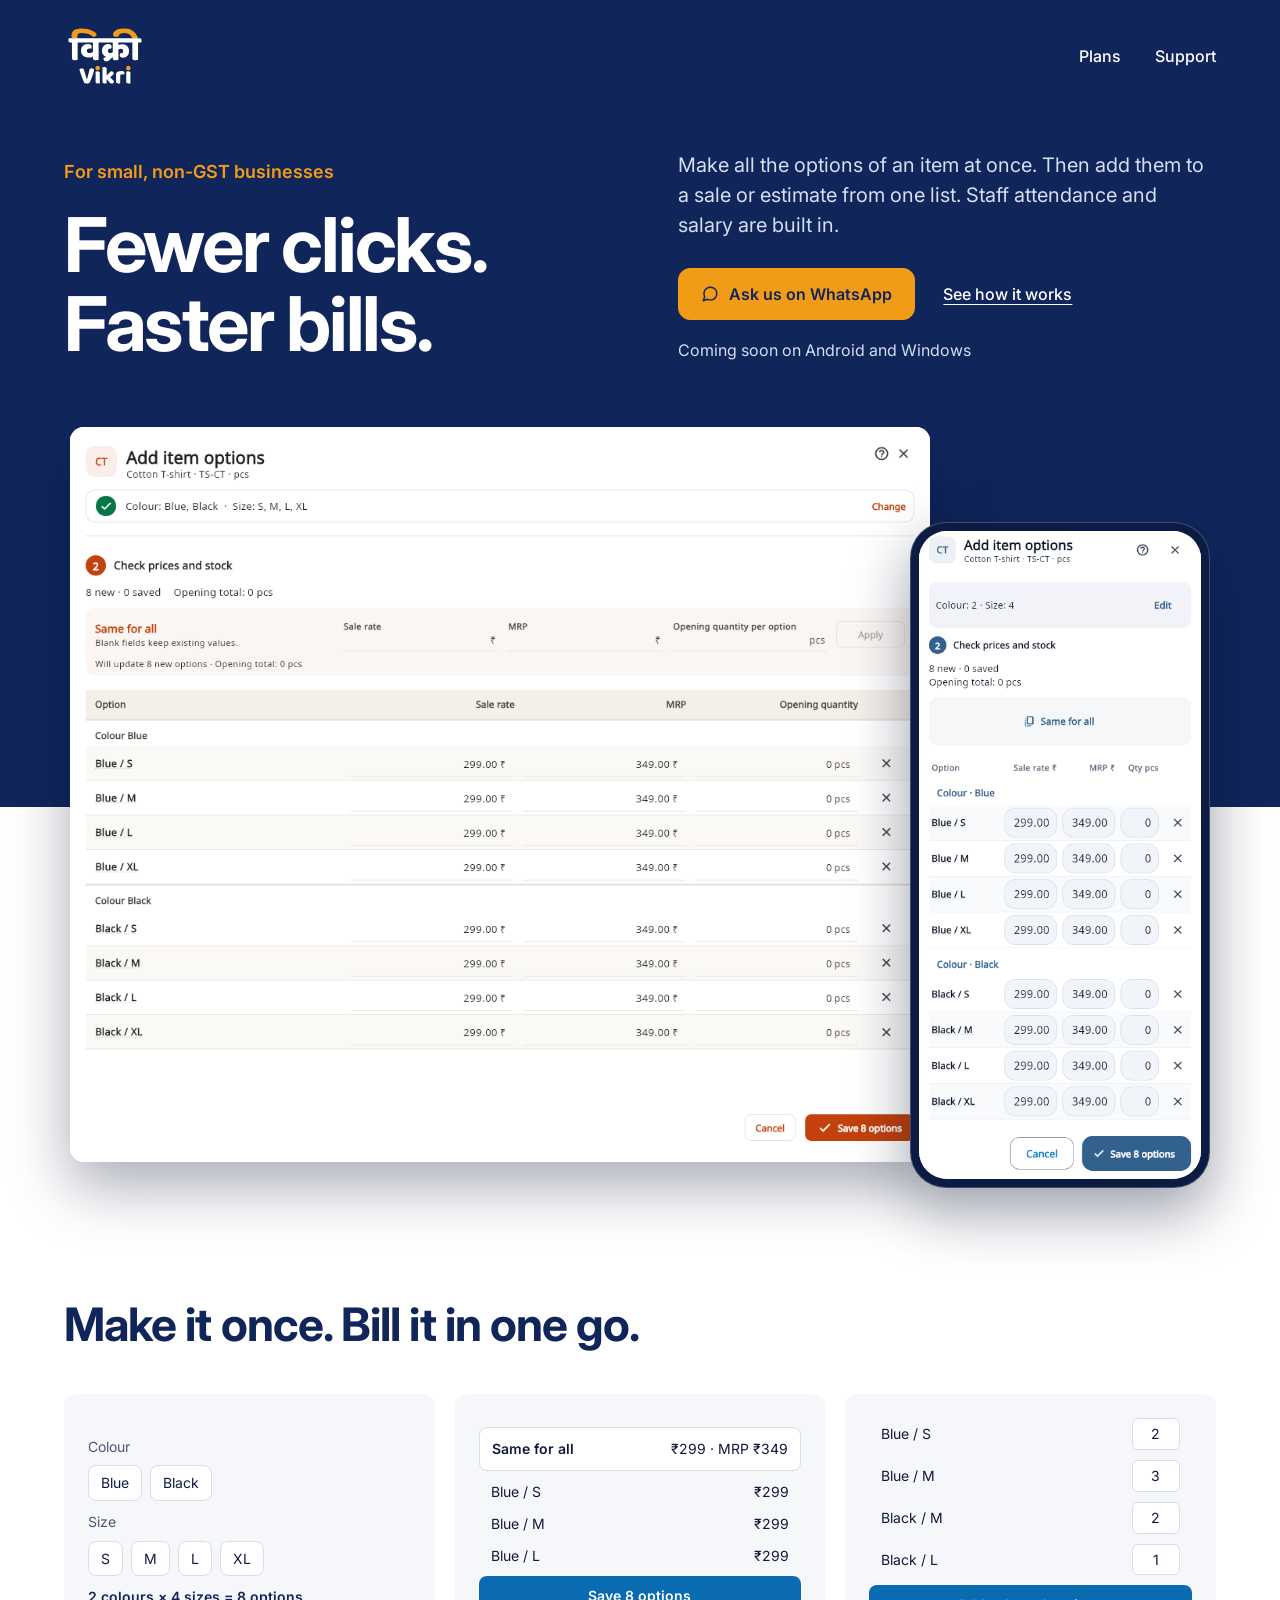
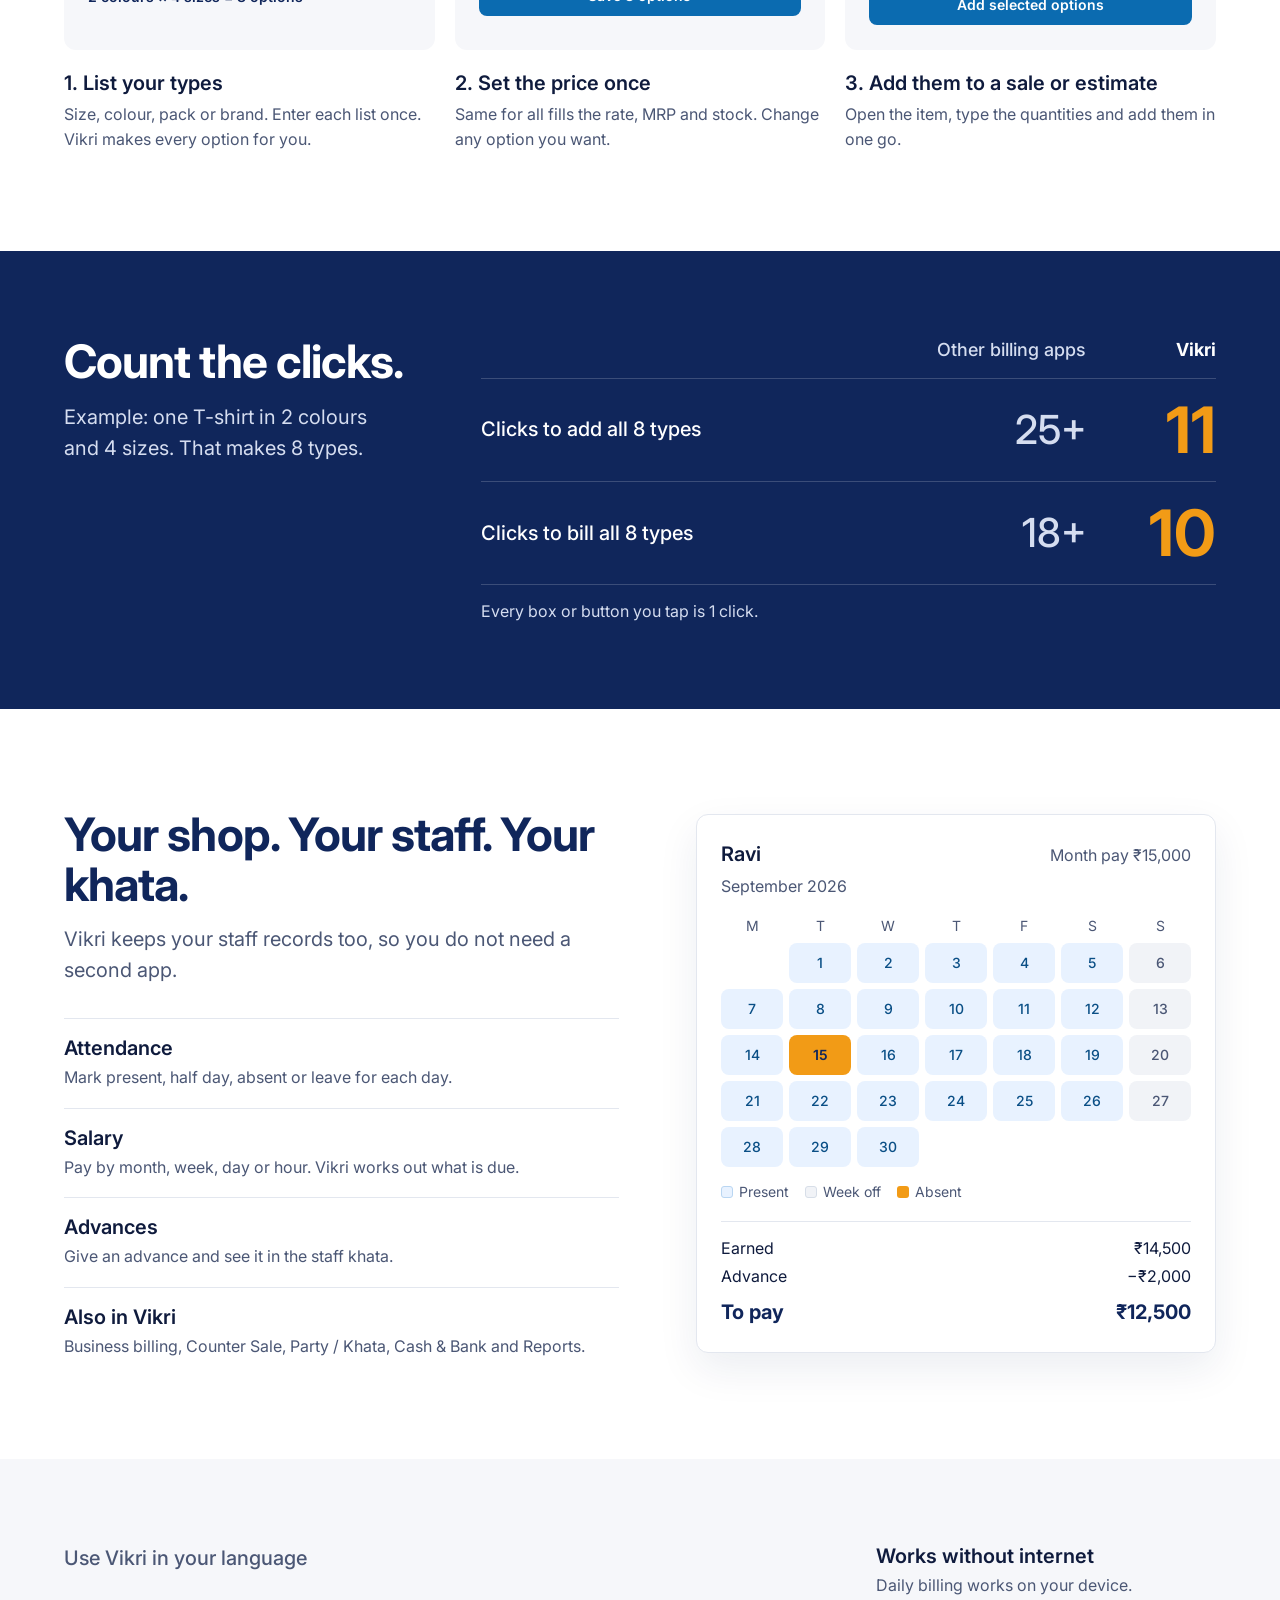
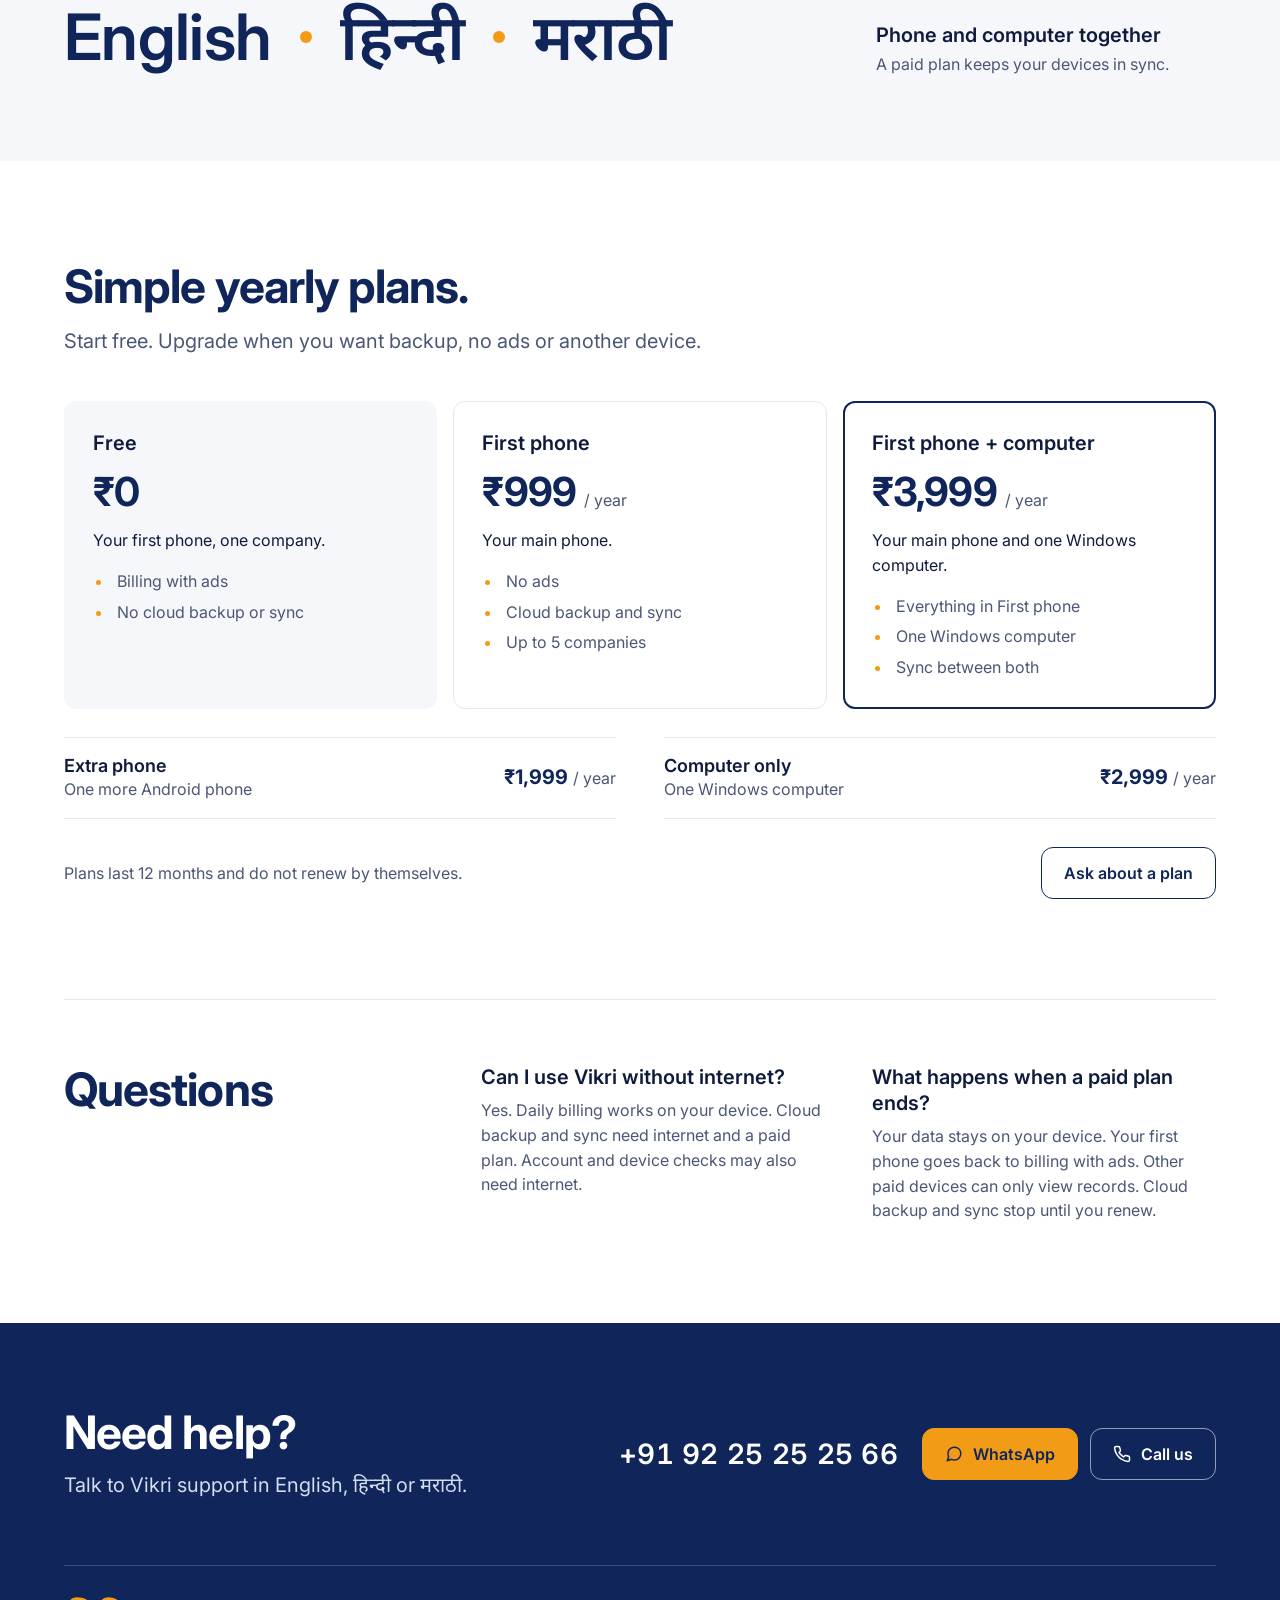
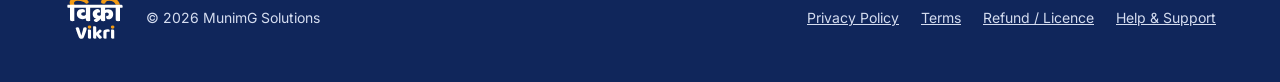
<file: vikri/index.html>
<!DOCTYPE html>
<html lang="en">
<head>
    <meta charset="UTF-8">
    <meta name="viewport" content="width=device-width, initial-scale=1.0">
    <meta name="theme-color" content="#10265b">
    <title>Vikri | Billing for Small, Non-GST Businesses</title>
    <meta name="description" content="Fewer clicks. Faster bills. Make all the options of an item at once and add them to a sale or estimate from one list. Staff attendance and salary are built in. Works offline on Android phones and Windows, in English, Hindi and Marathi.">
    <link rel="canonical" href="https://munimg.net/vikri/">
    <meta property="og:type" content="website">
    <meta property="og:url" content="https://munimg.net/vikri/">
    <meta property="og:title" content="Vikri | Fewer clicks. Faster bills.">
    <meta property="og:description" content="Billing for small, non-GST businesses. Make all the options of an item at once. Staff attendance and salary are built in. For Android phones and Windows.">
    <link rel="preconnect" href="https://fonts.googleapis.com">
    <link rel="preconnect" href="https://fonts.gstatic.com" crossorigin>
    <link href="https://fonts.googleapis.com/css2?family=Inter:wght@400;500;600;700&family=Noto+Sans+Devanagari:wght@400;500;600;700&display=swap" rel="stylesheet">
    <link rel="stylesheet" href="/regional/styles.css?v=36fe49fcf74d">
    <link rel="stylesheet" href="/regional/legal.css?v=6a52ab146fc4">
</head>
<body>
    <a class="skip-link" href="#main">Skip to content</a>
    <div class="band band-navy">
        <header class="wrap header">
            <a class="brand" href="/vikri/" aria-label="Vikri home"><img src="/regional/images/vikri-lockup-on-dark.svg" alt="" width="82" height="64"></a>
            <nav class="nav" aria-label="Main navigation">
                <a href="#plans">Plans</a>
                <a href="#support">Support</a>
            </nav>
        </header>
    </div>
    <main id="main">
        <section class="band band-navy hero" aria-labelledby="hero-title">
            <div class="wrap">
                <div class="hero-top">
                    <div>
                        <p class="kicker">For small, non-GST businesses</p>
                        <h1 id="hero-title">Fewer clicks.<br>Faster bills.</h1>
                    </div>
                    <div>
                        <p class="lead">Make all the options of an item at once. Then add them to a sale or estimate from one list. Staff attendance and salary are built in.</p>
                        <div class="actions">
                            <a class="button button-saffron" href="https://wa.me/919225252566?text=Hello%2C%20I%20would%20like%20to%20know%20about%20Vikri."><svg class="icon" aria-hidden="true"><use href="/regional/icons.svg#message-circle"></use></svg>Ask us on WhatsApp</a>
                            <a class="text-link" href="#how">See how it works</a>
                        </div>
                        <p class="availability">Coming soon on Android and Windows</p>
                    </div>
                </div>
                <div class="stage">
                    <div class="shot-window"><img src="/regional/images/options-windows.png" alt="Add item options screen in the Vikri Windows app: 2 colours and 4 sizes make 8 options." width="1100" height="940" loading="lazy" decoding="async"></div>
                    <div class="shot-phone"><img src="/regional/images/options-phone.png" alt="Add item options screen in the Vikri Android app: 8 options ready to save." width="420" height="960" decoding="async"></div>
                </div>
            </div>
        </section>

        <section class="band how" id="how" aria-labelledby="how-title">
            <div class="wrap">
                <h2 id="how-title">Make it once. Bill it in one go.</h2>
                <div class="steps">
                    <article class="step">
                        <div class="mini" aria-hidden="true">
                            <div>
                                <div class="mini-label">Colour</div>
                                <div class="chips"><span class="chip">Blue</span><span class="chip">Black</span></div>
                            </div>
                            <div>
                                <div class="mini-label">Size</div>
                                <div class="chips"><span class="chip">S</span><span class="chip">M</span><span class="chip">L</span><span class="chip">XL</span></div>
                            </div>
                            <div class="mini-total">2 colours × 4 sizes = 8 options</div>
                        </div>
                        <h3>1. List your types</h3>
                        <p>Size, colour, pack or brand. Enter each list once. Vikri makes every option for you.</p>
                    </article>
                    <article class="step">
                        <div class="mini" aria-hidden="true">
                            <div class="mini-same"><span>Same for all</span><span>₹299 · MRP ₹349</span></div>
                            <div class="mini-row"><span>Blue / S</span><span>₹299</span></div>
                            <div class="mini-row"><span>Blue / M</span><span>₹299</span></div>
                            <div class="mini-row"><span>Blue / L</span><span>₹299</span></div>
                            <div class="mini-button">Save 8 options</div>
                        </div>
                        <h3>2. Set the price once</h3>
                        <p>Same for all fills the rate, MRP and stock. Change any option you want.</p>
                    </article>
                    <article class="step">
                        <div class="mini" aria-hidden="true">
                            <div class="mini-row"><span>Blue / S</span><span class="mini-qty">2</span></div>
                            <div class="mini-row"><span>Blue / M</span><span class="mini-qty">3</span></div>
                            <div class="mini-row"><span>Black / M</span><span class="mini-qty">2</span></div>
                            <div class="mini-row"><span>Black / L</span><span class="mini-qty">1</span></div>
                            <div class="mini-button">Add selected options</div>
                        </div>
                        <h3>3. Add them to a sale or estimate</h3>
                        <p>Open the item, type the quantities and add them in one go.</p>
                    </article>
                </div>
            </div>
        </section>

        <section class="band band-navy clicks" aria-labelledby="clicks-title">
            <div class="wrap split">
                <div class="split-side">
                    <h2 id="clicks-title">Count the clicks.</h2>
                    <p class="clicks-example">Example: one T-shirt in 2 colours and 4 sizes. That makes 8 types.</p>
                </div>
                <div class="split-main">
                    <table class="click-table">
                        <thead>
                            <tr>
                                <td></td>
                                <th scope="col" class="click-other">Other billing apps</th>
                                <th scope="col">Vikri</th>
                            </tr>
                        </thead>
                        <tbody>
                            <tr>
                                <th scope="row">Clicks to add all 8 types</th>
                                <td class="click-other">25+</td>
                                <td class="click-vikri">11</td>
                            </tr>
                            <tr>
                                <th scope="row">Clicks to bill all 8 types</th>
                                <td class="click-other">18+</td>
                                <td class="click-vikri">10</td>
                            </tr>
                        </tbody>
                    </table>
                    <p class="click-note">Every box or button you tap is 1 click.</p>
                </div>
            </div>
        </section>

        <section class="band staff" aria-labelledby="staff-title">
            <div class="wrap staff-layout">
                <div class="staff-copy">
                    <h2 id="staff-title">Your shop. Your staff. Your khata.</h2>
                    <p class="section-lead">Vikri keeps your staff records too, so you do not need a second app.</p>
                    <div class="fact-list">
                        <div class="fact"><h3>Attendance</h3><p>Mark present, half day, absent or leave for each day.</p></div>
                        <div class="fact"><h3>Salary</h3><p>Pay by month, week, day or hour. Vikri works out what is due.</p></div>
                        <div class="fact"><h3>Advances</h3><p>Give an advance and see it in the staff khata.</p></div>
                        <div class="fact"><h3>Also in Vikri</h3><p>Business billing, Counter Sale, Party / Khata, Cash &amp; Bank and Reports.</p></div>
                    </div>
                </div>
                <div class="pay-card" role="img" aria-label="Sample staff month for September 2026: 1 absent day and ₹12,500 to pay.">
                    <div class="pay-head"><strong>Ravi</strong><span>Month pay ₹15,000</span></div>
                    <div class="pay-month">September 2026</div>
                    <div class="week-days"><span>M</span><span>T</span><span>W</span><span>T</span><span>F</span><span>S</span><span>S</span></div>
                    <div class="days">
                        <span></span><span class="day">1</span><span class="day">2</span><span class="day">3</span><span class="day">4</span><span class="day">5</span><span class="day day-off">6</span>
                        <span class="day">7</span><span class="day">8</span><span class="day">9</span><span class="day">10</span><span class="day">11</span><span class="day">12</span><span class="day day-off">13</span>
                        <span class="day">14</span><span class="day day-absent">15</span><span class="day">16</span><span class="day">17</span><span class="day">18</span><span class="day">19</span><span class="day day-off">20</span>
                        <span class="day">21</span><span class="day">22</span><span class="day">23</span><span class="day">24</span><span class="day">25</span><span class="day">26</span><span class="day day-off">27</span>
                        <span class="day">28</span><span class="day">29</span><span class="day">30</span>
                    </div>
                    <div class="legend">
                        <span><i class="key key-present"></i>Present</span>
                        <span><i class="key key-off"></i>Week off</span>
                        <span><i class="key key-absent"></i>Absent</span>
                    </div>
                    <div class="pay-lines">
                        <div><span>Earned</span><span>₹14,500</span></div>
                        <div><span>Advance</span><span>−₹2,000</span></div>
                        <div class="pay-total"><span>To pay</span><span>₹12,500</span></div>
                    </div>
                </div>
            </div>
        </section>

        <section class="band band-soft languages-band" aria-labelledby="languages-title">
            <div class="wrap split split-center">
                <div class="split-main">
                    <h2 id="languages-title" class="small-title">Use Vikri in your language</h2>
                    <p class="language-words"><span>English</span><i aria-hidden="true"></i><span lang="hi">हिन्दी</span><i aria-hidden="true"></i><span lang="mr">मराठी</span></p>
                </div>
                <div class="split-side fact-stack">
                    <div><h3>Works without internet</h3><p>Daily billing works on your device.</p></div>
                    <div><h3>Phone and computer together</h3><p>A paid plan keeps your devices in sync.</p></div>
                </div>
            </div>
        </section>

        <section class="band plans" id="plans" aria-labelledby="plans-title">
            <div class="wrap">
                <h2 id="plans-title">Simple yearly plans.</h2>
                <p class="section-lead">Start free. Upgrade when you want backup, no ads or another device.</p>
                <div class="plan-grid">
                    <article class="plan plan-free">
                        <h3>Free</h3>
                        <p class="price">₹0</p>
                        <p>Your first phone, one company.</p>
                        <ul>
                            <li>Billing with ads</li>
                            <li>No cloud backup or sync</li>
                        </ul>
                    </article>
                    <article class="plan">
                        <h3>First phone</h3>
                        <p class="price">₹999 <span>/ year</span></p>
                        <p>Your main phone.</p>
                        <ul>
                            <li>No ads</li>
                            <li>Cloud backup and sync</li>
                            <li>Up to 5 companies</li>
                        </ul>
                    </article>
                    <article class="plan plan-both">
                        <h3>First phone + computer</h3>
                        <p class="price">₹3,999 <span>/ year</span></p>
                        <p>Your main phone and one Windows computer.</p>
                        <ul>
                            <li>Everything in First phone</li>
                            <li>One Windows computer</li>
                            <li>Sync between both</li>
                        </ul>
                    </article>
                </div>
                <div class="plan-rows">
                    <div class="plan-row">
                        <div><h3>Extra phone</h3><p>One more Android phone</p></div>
                        <p class="row-price">₹1,999 <span>/ year</span></p>
                    </div>
                    <div class="plan-row">
                        <div><h3>Computer only</h3><p>One Windows computer</p></div>
                        <p class="row-price">₹2,999 <span>/ year</span></p>
                    </div>
                </div>
                <div class="plan-bottom">
                    <p>Plans last 12 months and do not renew by themselves.</p>
                    <a class="button" href="https://wa.me/919225252566?text=Hello%2C%20I%20would%20like%20to%20know%20about%20Vikri%20plans.">Ask about a plan</a>
                </div>
            </div>
        </section>

        <section class="band questions" aria-labelledby="questions-title">
            <div class="wrap split questions-layout">
                <h2 id="questions-title" class="split-side">Questions</h2>
                <div class="split-main question-grid">
                    <div><h3>Can I use Vikri without internet?</h3><p>Yes. Daily billing works on your device. Cloud backup and sync need internet and a paid plan. Account and device checks may also need internet.</p></div>
                    <div><h3>What happens when a paid plan ends?</h3><p>Your data stays on your device. Your first phone goes back to billing with ads. Other paid devices can only view records. Cloud backup and sync stop until you renew.</p></div>
                </div>
            </div>
        </section>

        <section class="band band-navy help" id="support" aria-labelledby="support-title">
            <div class="wrap help-layout">
                <div>
                    <h2 id="support-title">Need help?</h2>
                    <p class="help-lead">Talk to Vikri support in English, <span lang="hi">हिन्दी</span> or <span lang="mr">मराठी</span>.</p>
                </div>
                <div class="help-actions-row">
                    <a class="contact-number" href="tel:+919225252566" aria-label="Call +91 92 25 25 25 66">+91 92 25 25 25 66</a>
                    <div class="actions">
                        <a class="button button-saffron" href="https://wa.me/919225252566?text=Hello%2C%20I%20need%20help%20with%20Vikri."><svg class="icon" aria-hidden="true"><use href="/regional/icons.svg#message-circle"></use></svg>WhatsApp</a>
                        <a class="button button-on-navy" href="tel:+919225252566"><svg class="icon" aria-hidden="true"><use href="/regional/icons.svg#phone"></use></svg>Call us</a>
                    </div>
                </div>
            </div>
        </section>
    </main>
    <div class="band band-navy">
        <footer class="wrap footer">
            <div class="footer-brand"><img src="/regional/images/vikri-lockup-on-dark.svg" alt="Vikri" width="62" height="48"><span>© 2026 MunimG Solutions</span></div>
            <nav class="legal-links" aria-label="Legal and support"><a href="/vikri/privacy/">Privacy Policy</a><a href="/vikri/terms/">Terms</a><a href="/vikri/refund-licence/">Refund / Licence</a><a href="/vikri/support/">Help &amp; Support</a></nav>
        </footer>
    </div>
</body>
</html>
</file>
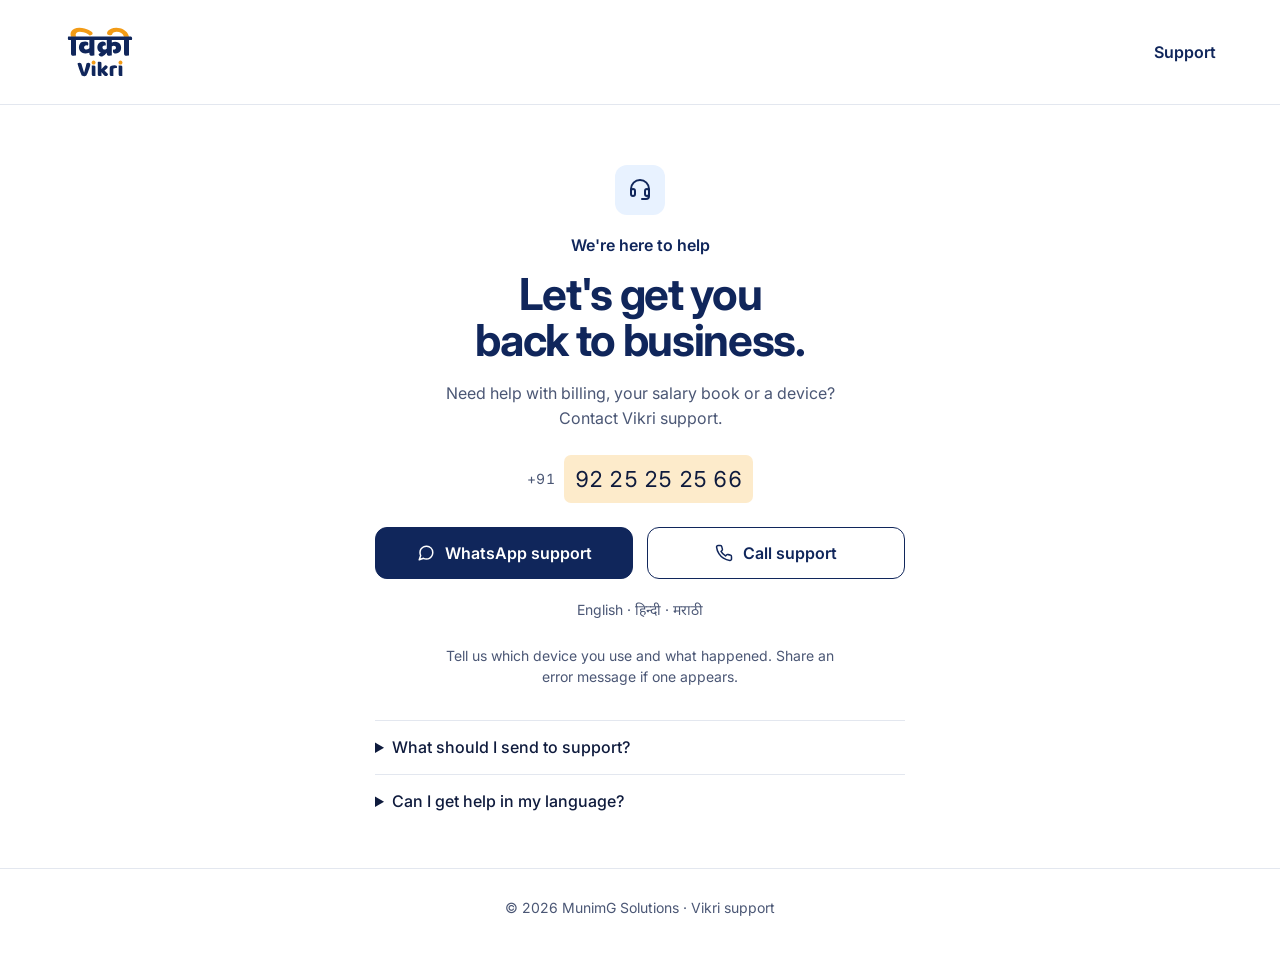
<file: regional/support/index.html>
<!DOCTYPE html>
<html lang="en">
<head>
    <meta charset="UTF-8">
    <meta name="viewport" content="width=device-width, initial-scale=1.0">
    <meta name="theme-color" content="#10265b">
    <title>Vikri Support | Help with Your App</title>
    <meta name="description" content="Get help with Vikri on Android and Windows. Contact support on WhatsApp or call +91 92 25 25 25 66. English, Hindi and Marathi support.">
    <link rel="canonical" href="https://munimg.net/regional/support/">
    <meta property="og:type" content="website">
    <meta property="og:url" content="https://munimg.net/regional/support/">
    <meta property="og:title" content="Vikri Support">
    <meta property="og:description" content="Help with your Vikri app, billing, salary book or device. Contact support in English, Hindi or Marathi.">
    <link rel="preconnect" href="https://fonts.googleapis.com">
    <link rel="preconnect" href="https://fonts.gstatic.com" crossorigin>
    <link href="https://fonts.googleapis.com/css2?family=Inter:wght@400;500;600;700&family=Noto+Sans+Devanagari:wght@400;500;600;700&display=swap" rel="stylesheet">
    <link rel="stylesheet" href="/regional/styles.css?v=36fe49fcf74d">
</head>
<body class="support-page">
    <a class="skip-link" href="#main">Skip to content</a>
    <div class="page">
        <header class="header">
            <div class="brand"><img src="/regional/images/vikri-lockup.svg" alt="Vikri" width="72" height="56"></div>
            <span class="kicker">Support</span>
        </header>
        <main class="help-main" id="main">
            <div class="support-icon"><svg class="icon" aria-hidden="true"><use href="/regional/icons.svg#headset"></use></svg></div>
            <p class="kicker">We're here to help</p>
            <h1>Let's get you<br>back to business.</h1>
            <p class="copy">Need help with billing, your salary book or a device?<br>Contact Vikri support.</p>
            <a class="contact-number" href="tel:+919225252566" aria-label="Call +91 92 25 25 25 66"><span class="country-code">+91</span> <span class="phone-digits">92 25 25 25 66</span></a>
            <div class="help-actions">
                <a class="button button-primary" href="https://wa.me/919225252566?text=Hello%2C%20I%20need%20help%20with%20Vikri."><svg class="icon" aria-hidden="true"><use href="/regional/icons.svg#message-circle"></use></svg>WhatsApp support</a>
                <a class="button" href="tel:+919225252566"><svg class="icon" aria-hidden="true"><use href="/regional/icons.svg#phone"></use></svg>Call support</a>
            </div>
            <p class="languages">English · <span lang="hi">हिन्दी</span> · <span lang="mr">मराठी</span></p>
            <p class="help-note">Tell us which device you use and what happened. Share an error message if one appears.</p>
            <div class="faq">
                <details><summary>What should I send to support?</summary><p>Your device type, app version and a short description of the problem help us assist you. Do not send your PIN, password or OTP.</p></details>
                <details><summary>Can I get help in my language?</summary><p>You can describe your issue in English, Hindi or Marathi.</p></details>
            </div>
        </main>
        <footer class="footer help-footer"><span>© 2026 MunimG Solutions · Vikri support</span></footer>
    </div>
</body>
</html>
</file>
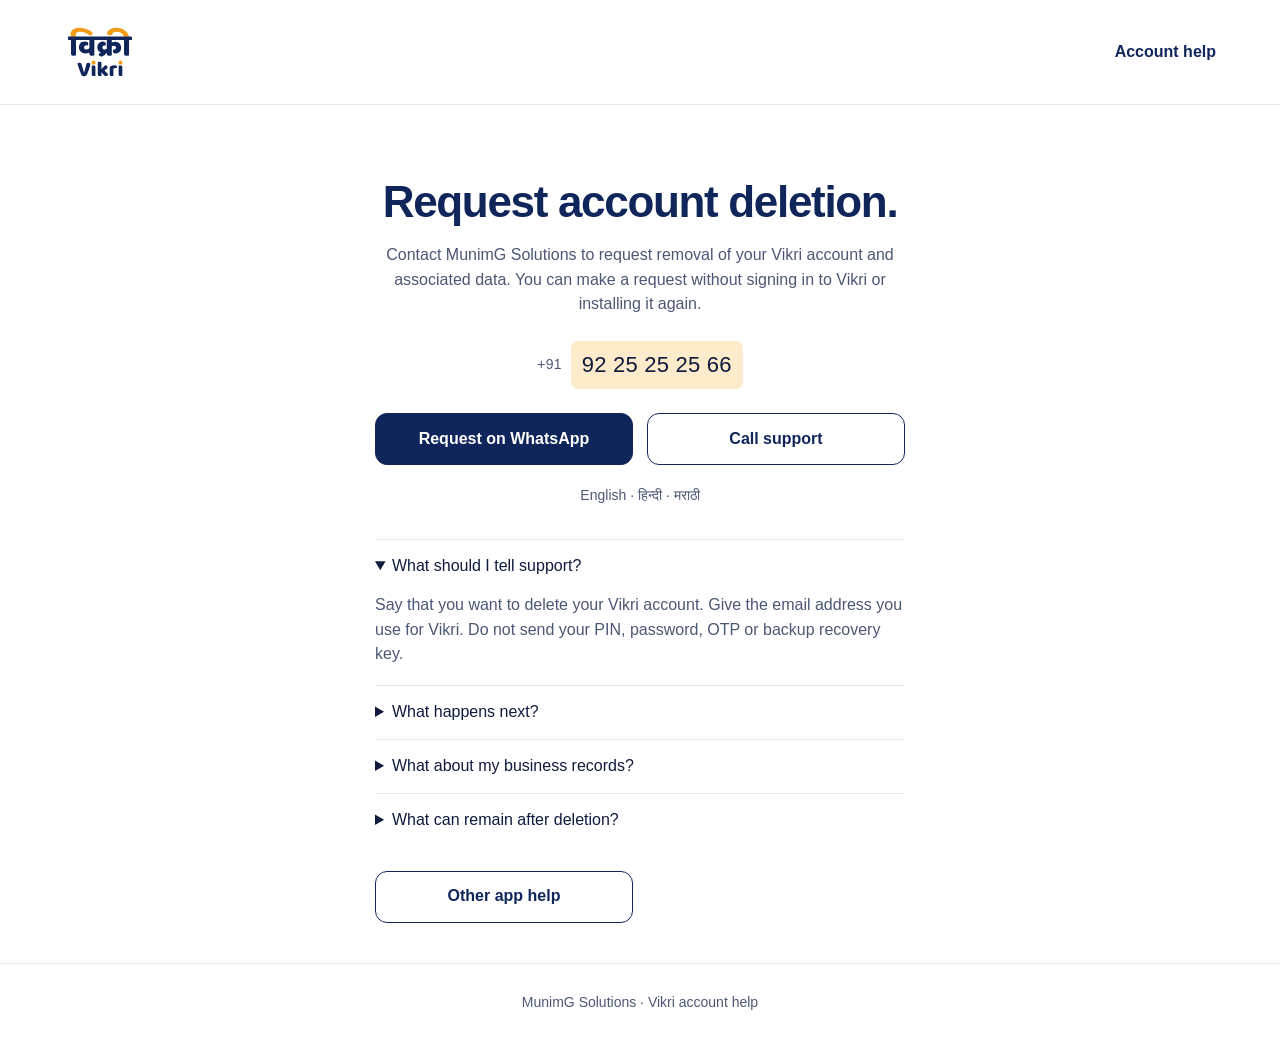
<file: vikri/delete-account/index.html>
<!DOCTYPE html>
<html lang="en">
<head>
    <meta charset="UTF-8">
    <meta name="viewport" content="width=device-width, initial-scale=1.0">
    <meta name="theme-color" content="#10265b">
    <title>Request Account Deletion | Vikri</title>
    <meta name="description" content="Contact MunimG Solutions to request deletion of your Vikri account and associated data.">
    <link rel="canonical" href="https://munimg.net/vikri/delete-account/">
    <link rel="stylesheet" href="/regional/styles.css?v=36fe49fcf74d">
</head>
<body class="support-page">
    <a class="skip-link" href="#main">Skip to content</a>
    <div class="page">
        <header class="header">
            <div class="brand"><img src="/regional/images/vikri-lockup.svg" alt="Vikri" width="72" height="56"></div>
            <span class="kicker">Account help</span>
        </header>
        <main class="help-main" id="main">
            <h1>Request account deletion.</h1>
            <p class="copy">Contact MunimG Solutions to request removal of your Vikri account and associated data. You can make a request without signing in to Vikri or installing it again.</p>
            <a class="contact-number" href="tel:+919225252566" aria-label="Call +91 92 25 25 25 66"><span class="country-code">+91</span> <span class="phone-digits">92 25 25 25 66</span></a>
            <div class="help-actions">
                <a class="button button-primary" href="https://wa.me/919225252566?text=Hello%2C%20I%20want%20to%20request%20deletion%20of%20my%20Vikri%20account%20and%20associated%20data.">Request on WhatsApp</a>
                <a class="button" href="tel:+919225252566">Call support</a>
            </div>
            <p class="languages">English · <span lang="hi">हिन्दी</span> · <span lang="mr">मराठी</span></p>
            <div class="faq">
                <details open><summary>What should I tell support?</summary><p>Say that you want to delete your Vikri account. Give the email address you use for Vikri. Do not send your PIN, password, OTP or backup recovery key.</p></details>
                <details><summary>What happens next?</summary><p>Support will check that the account belongs to you and review the data connected to it. Contacting support does not immediately delete your data. The details must be confirmed before removal.</p></details>
                <details><summary>What about my business records?</summary><p>Tell support which business records are yours and whether other people share them. Shared business records need a separate review. Save a copy of records you need before asking for deletion.</p></details>
                <details><summary>What can remain after deletion?</summary><p>Files on your phone, computer or in exports are not removed by a server request. If information must be kept by law or because it belongs to a shared business, support must explain what is kept and why.</p></details>
            </div>
            <div class="help-actions"><a class="button" href="/vikri/support/">Other app help</a></div>
        </main>
        <footer class="footer help-footer"><span>MunimG Solutions · Vikri account help</span></footer>
    </div>
</body>
</html>
</file>
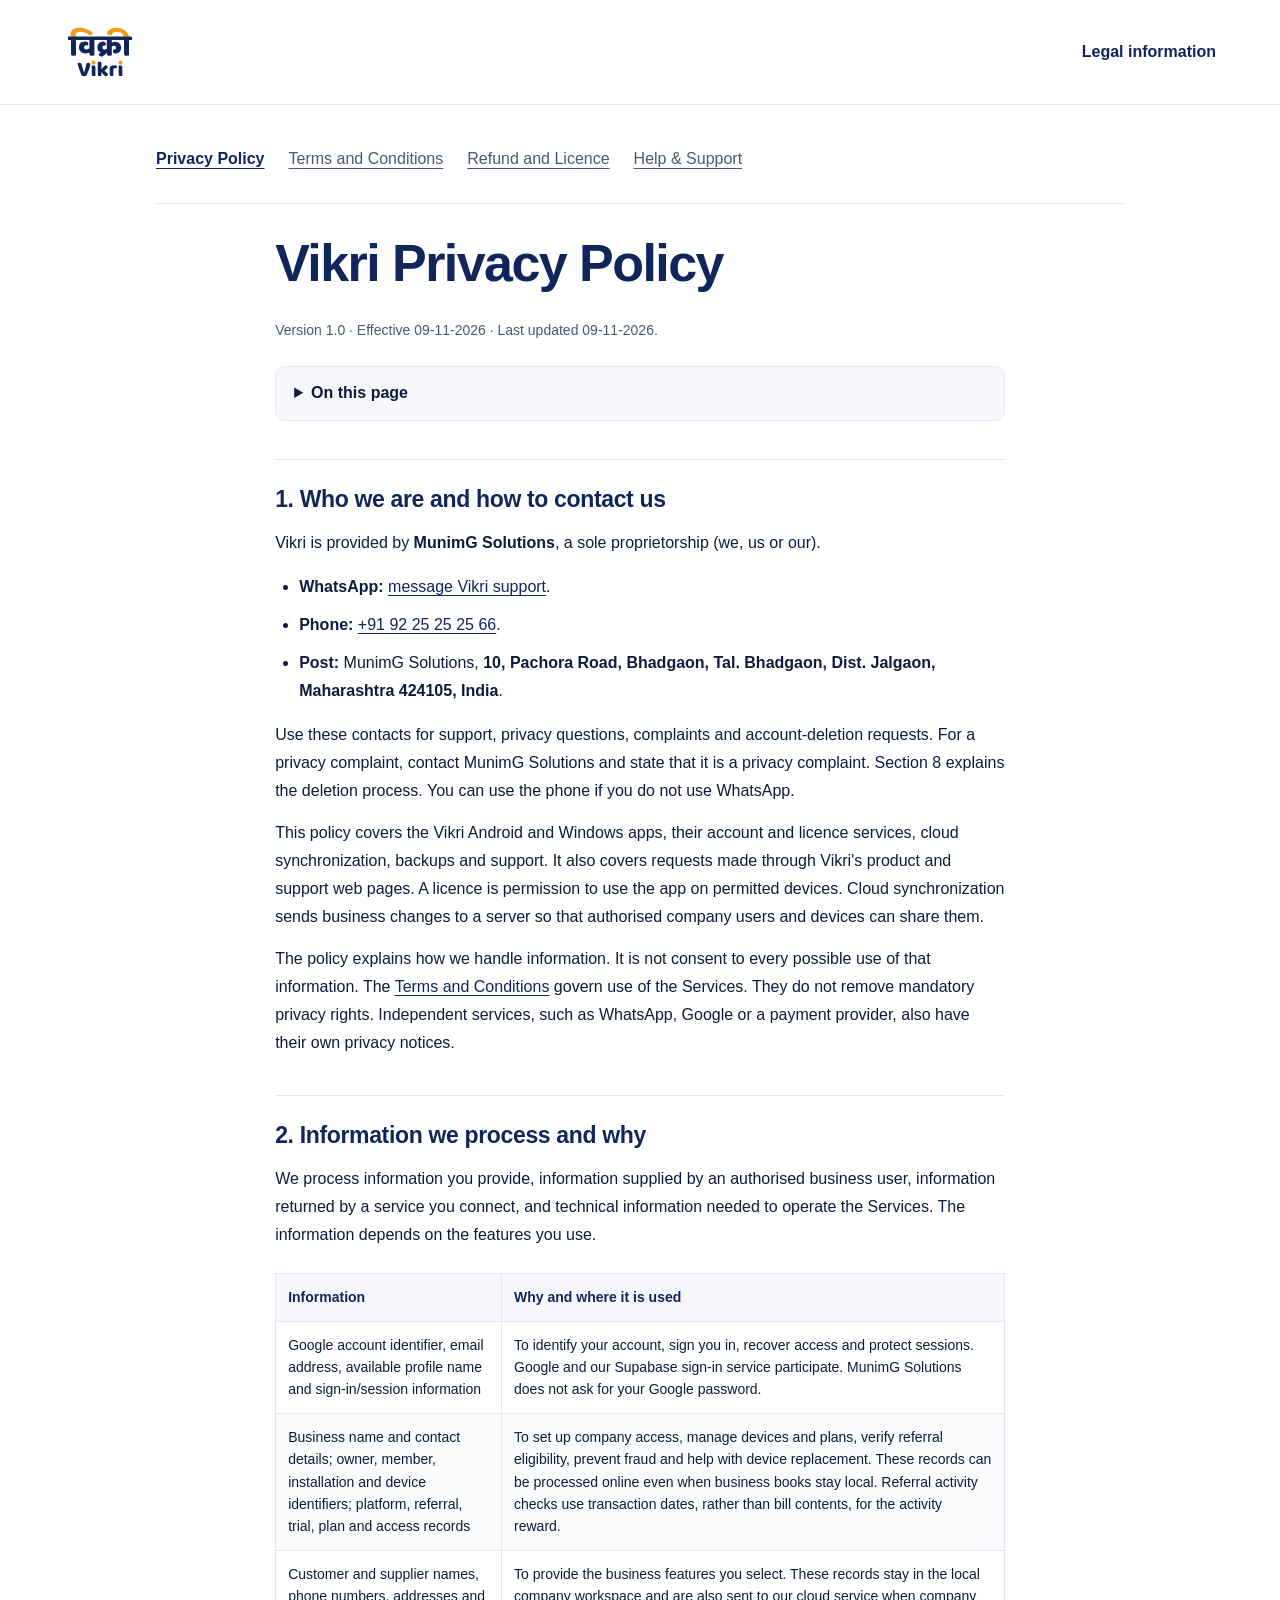
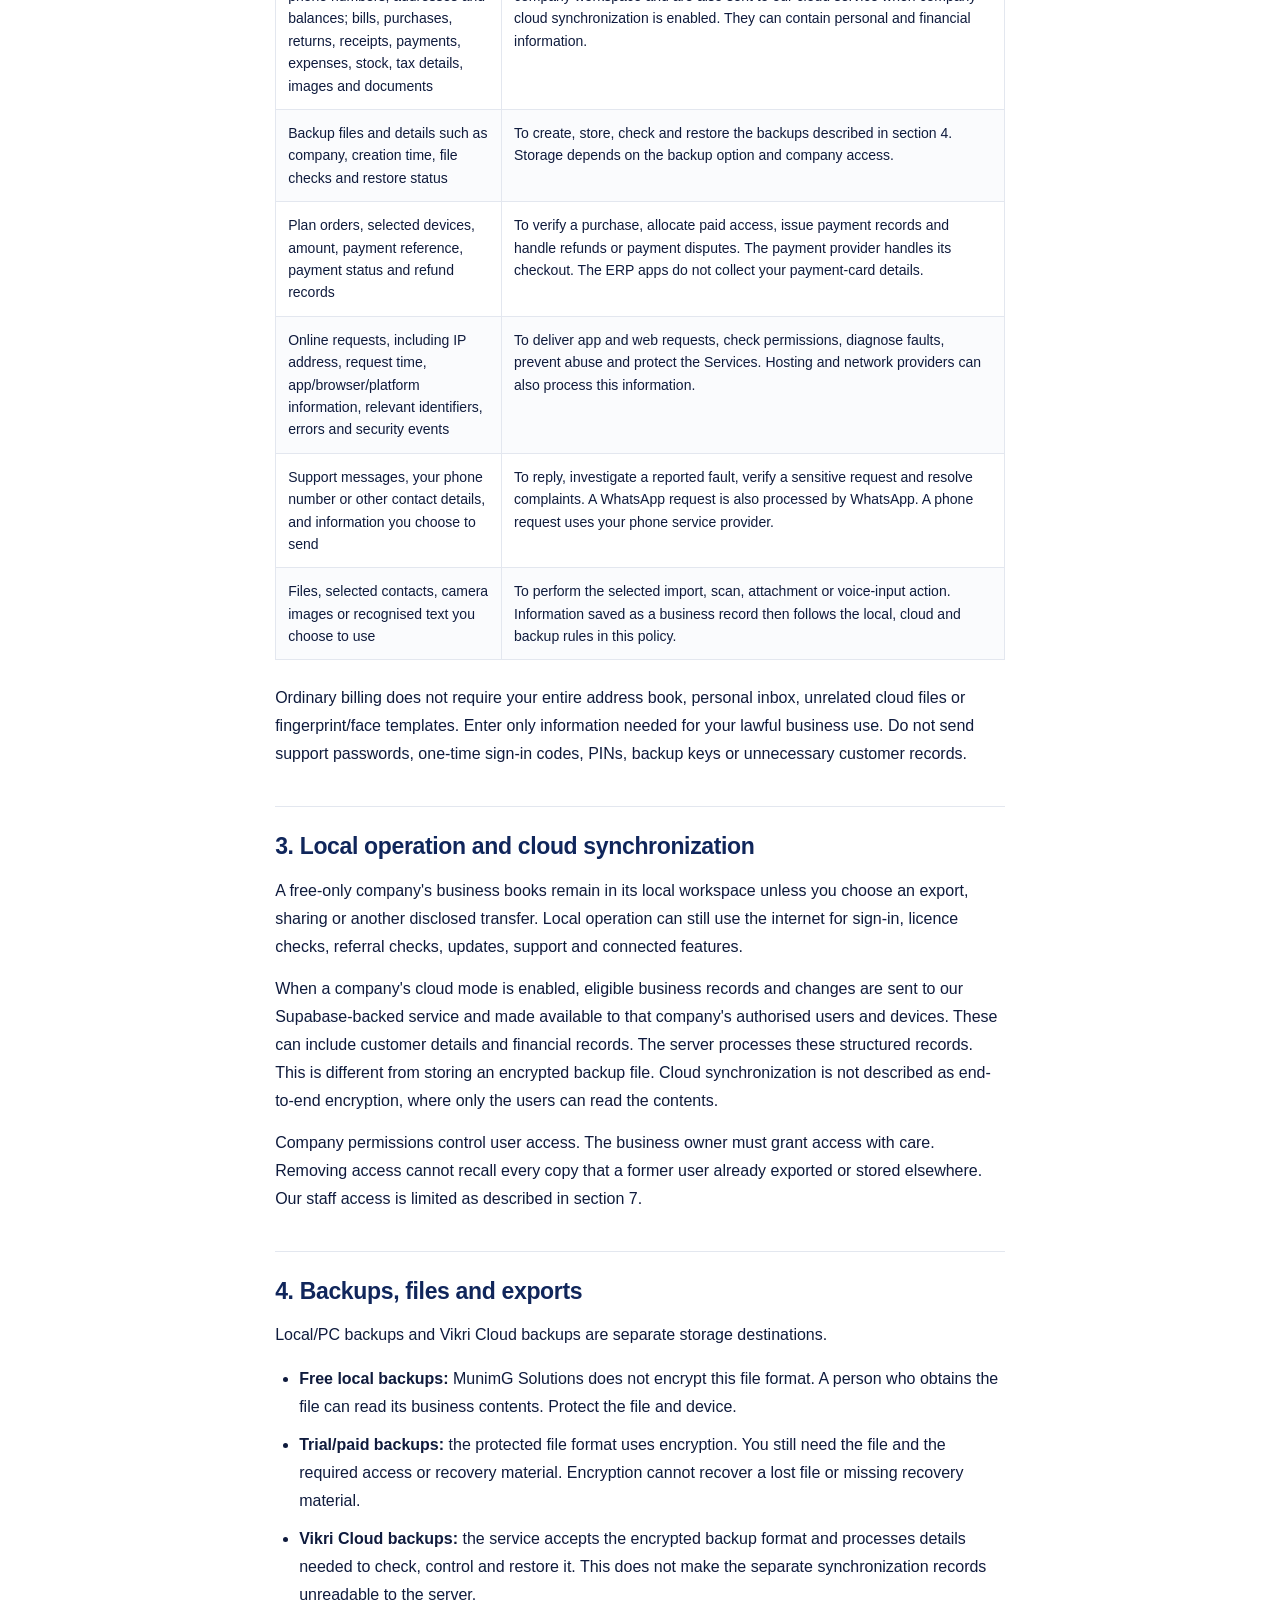
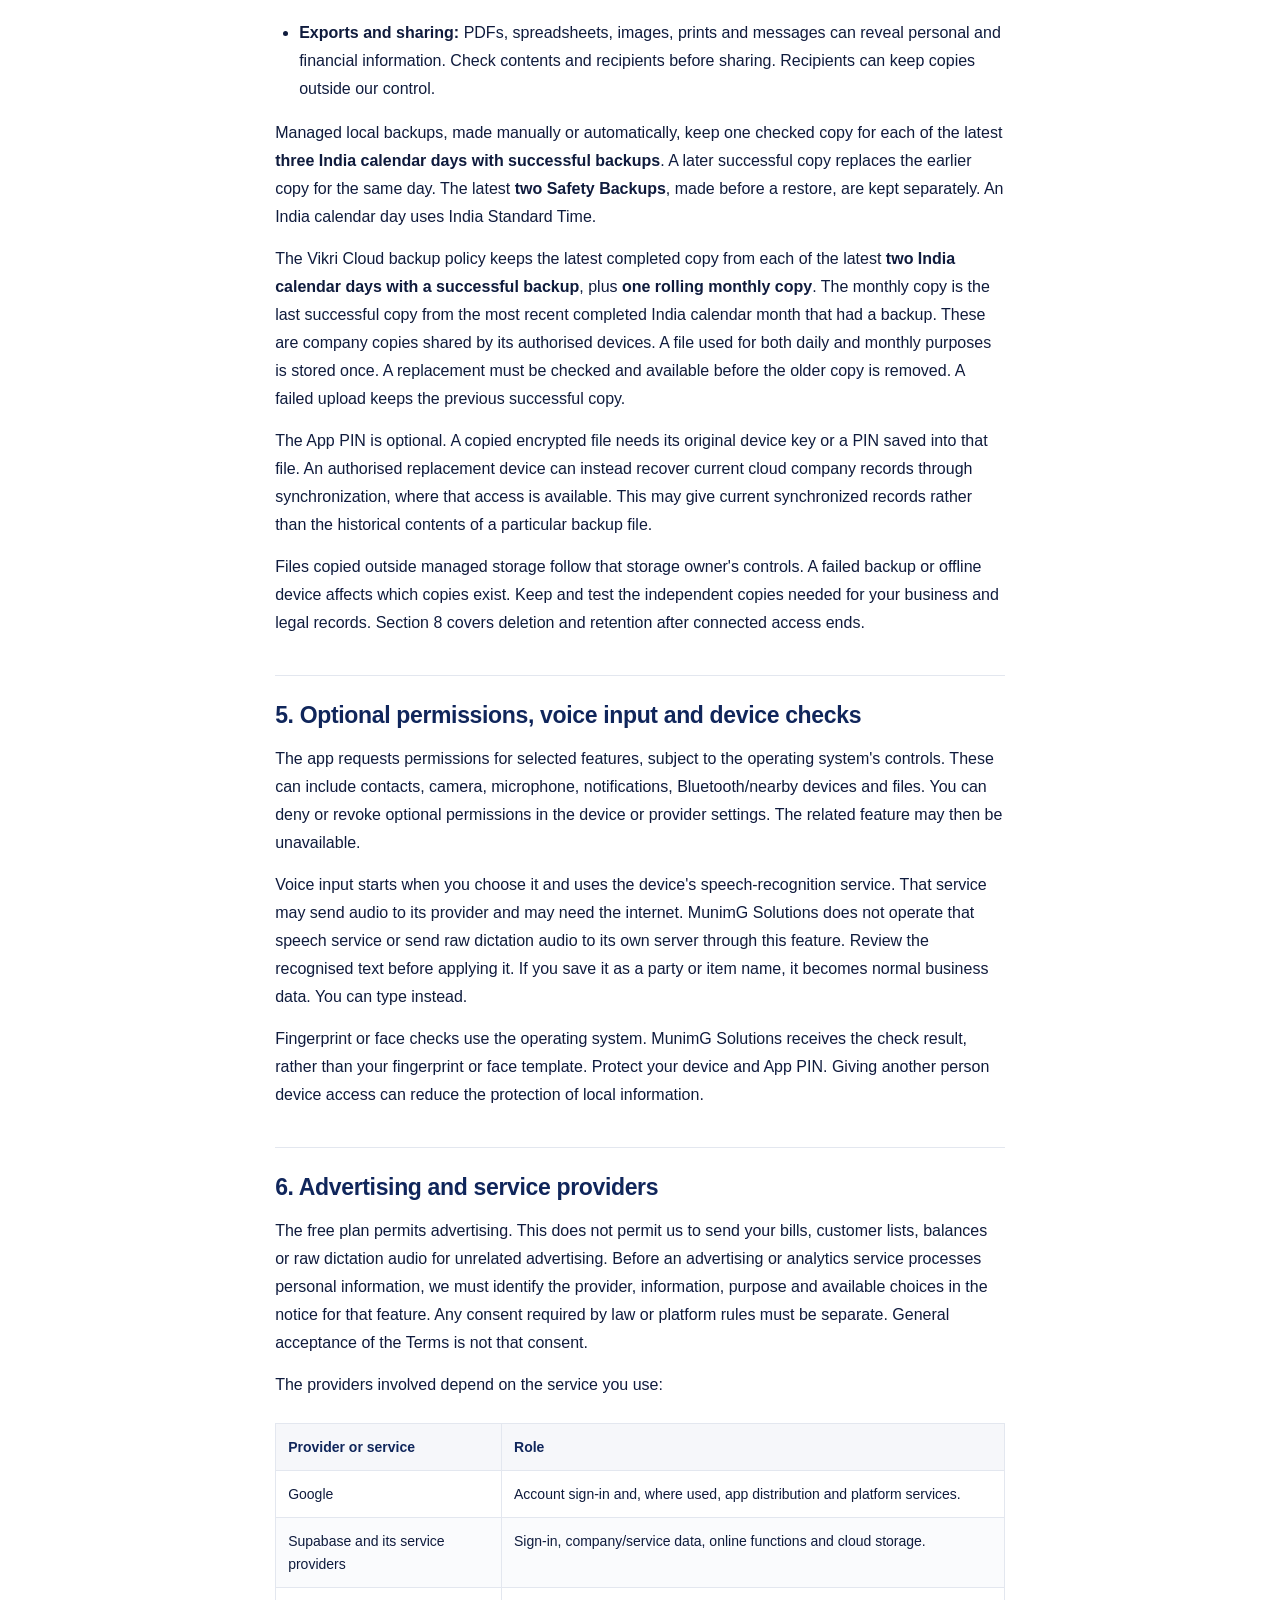
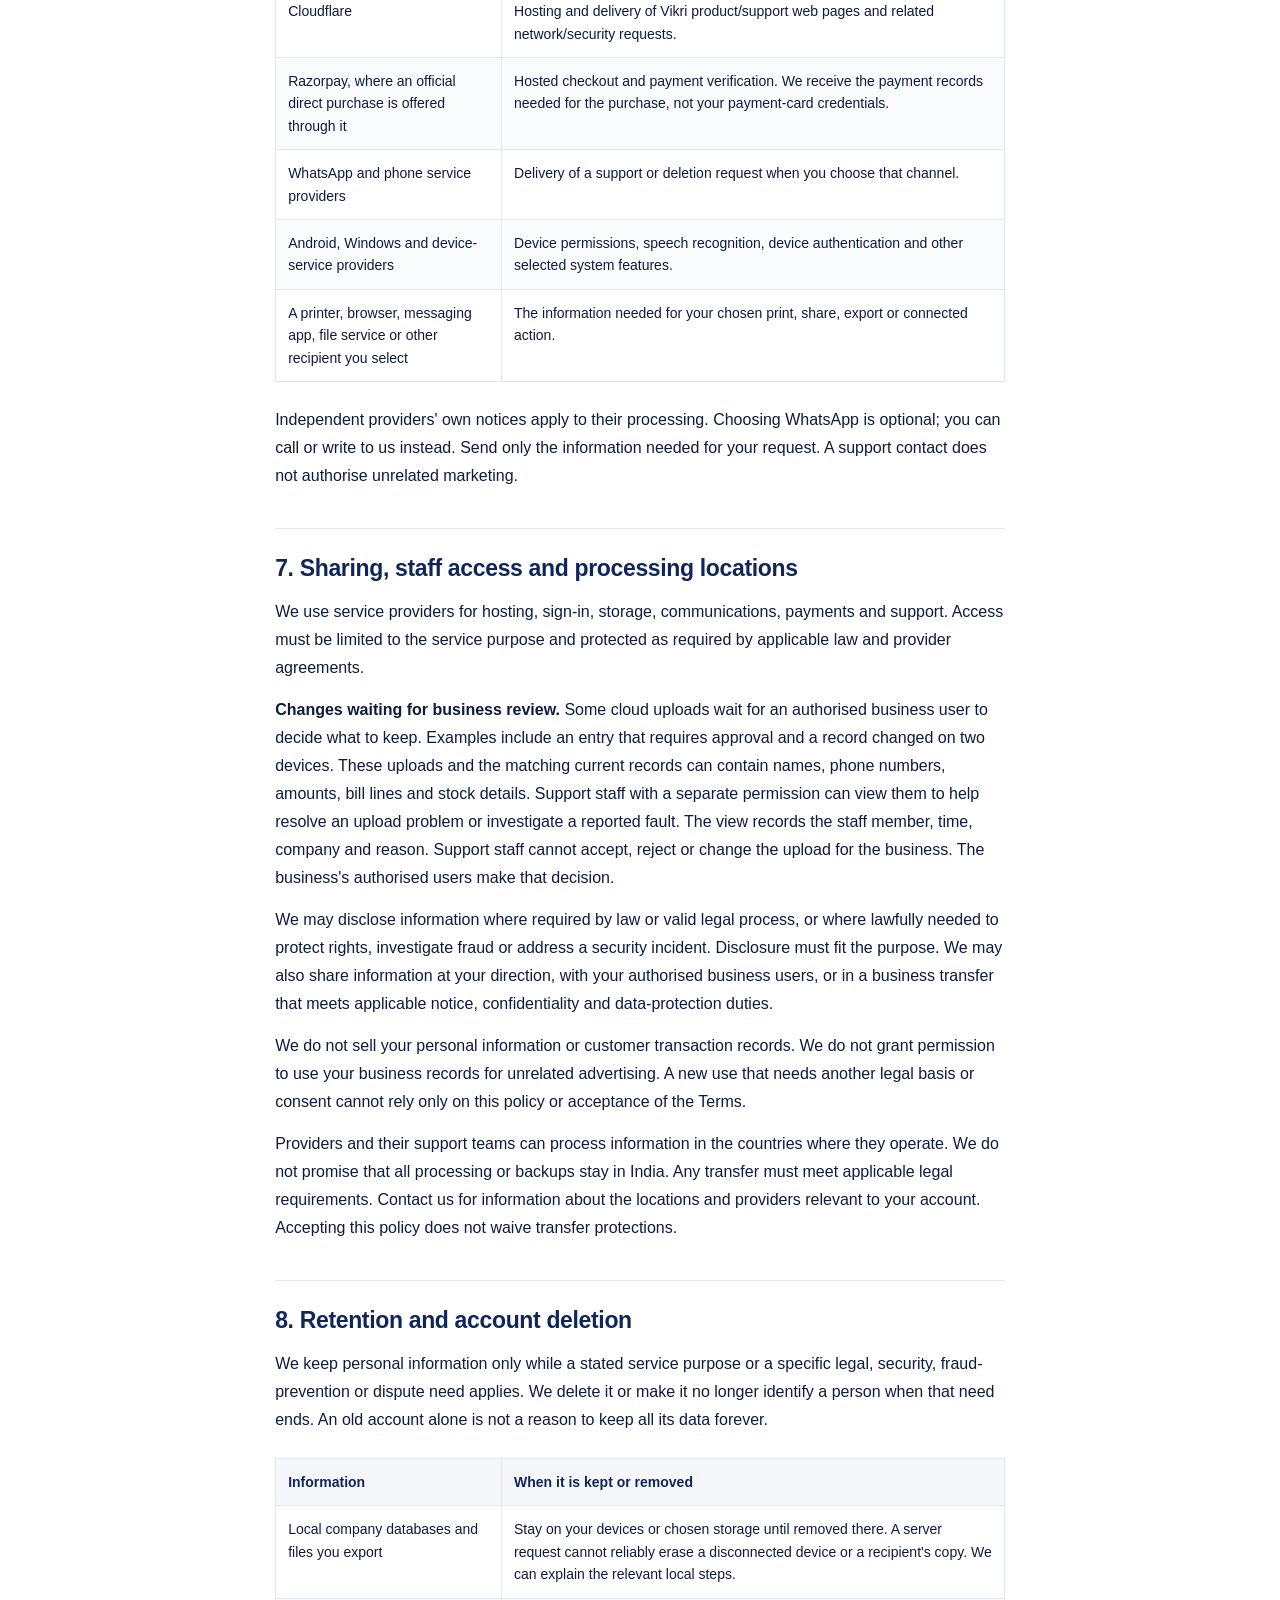
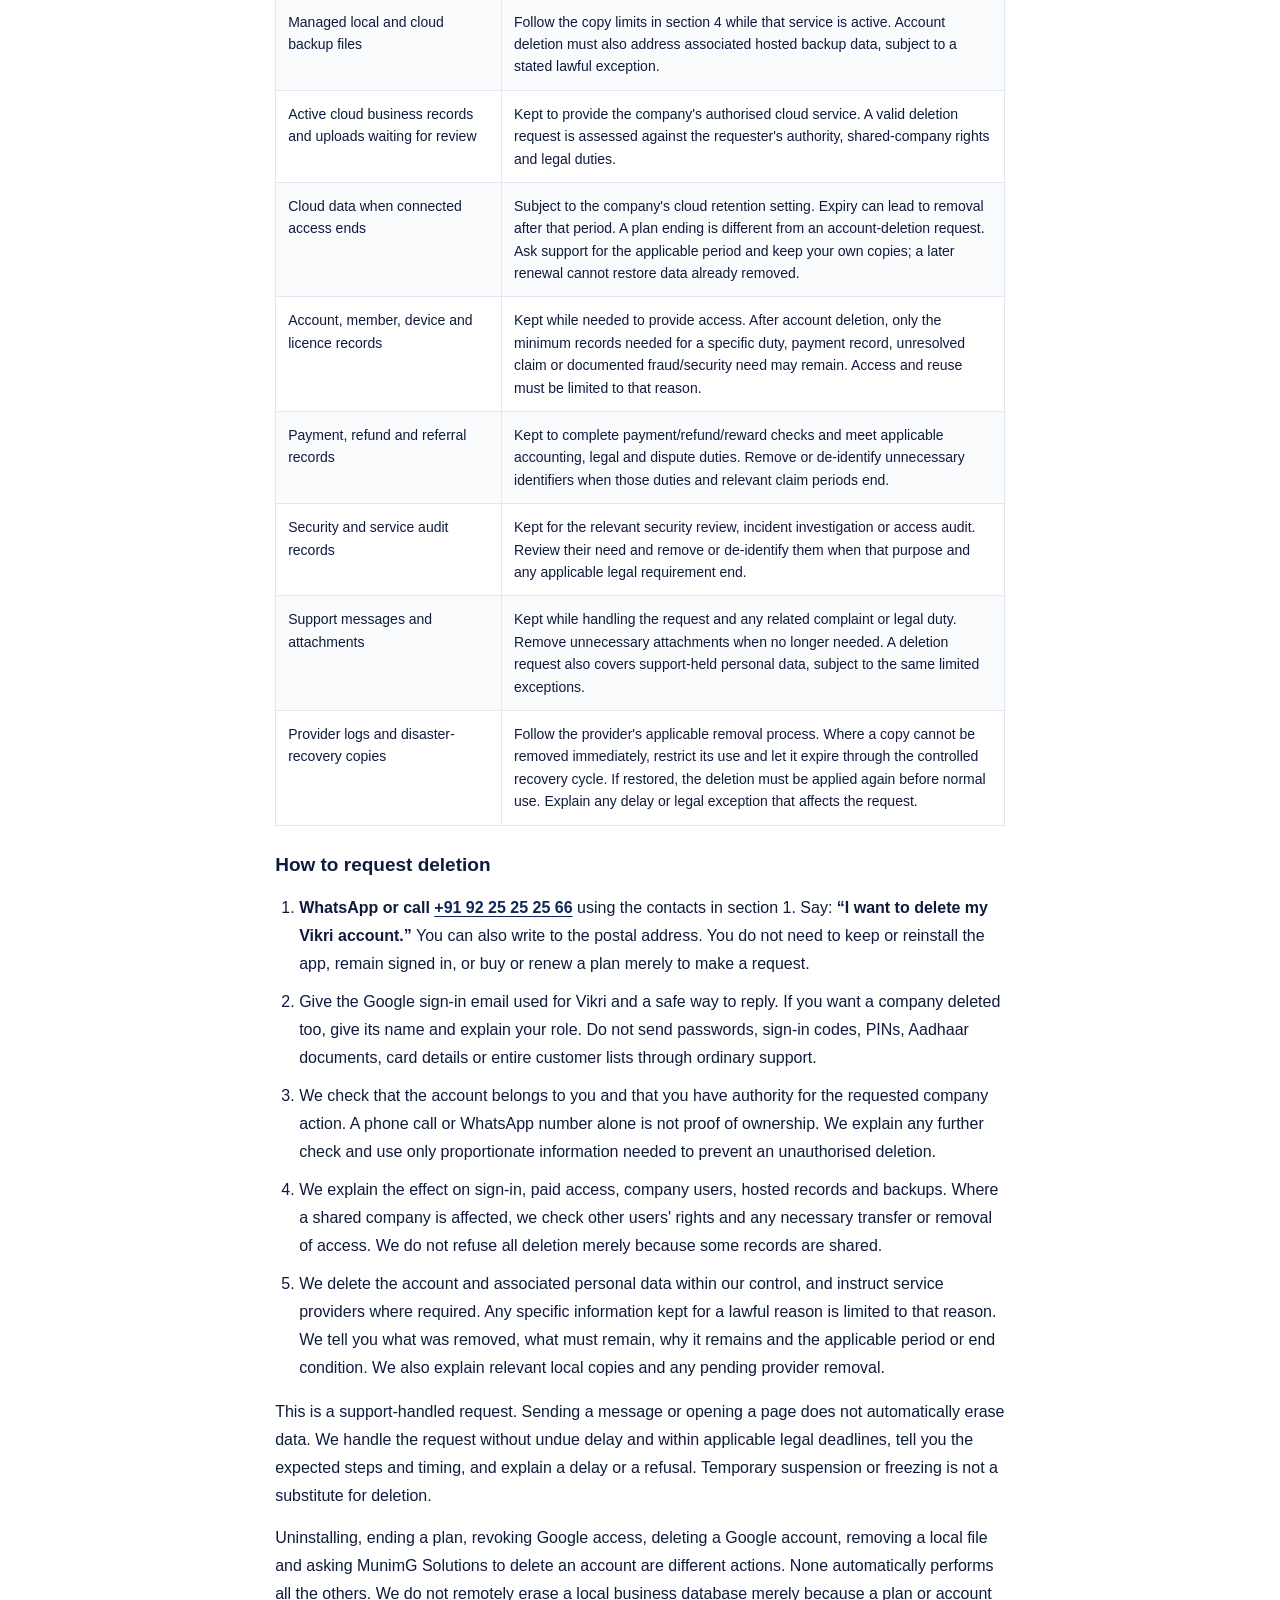
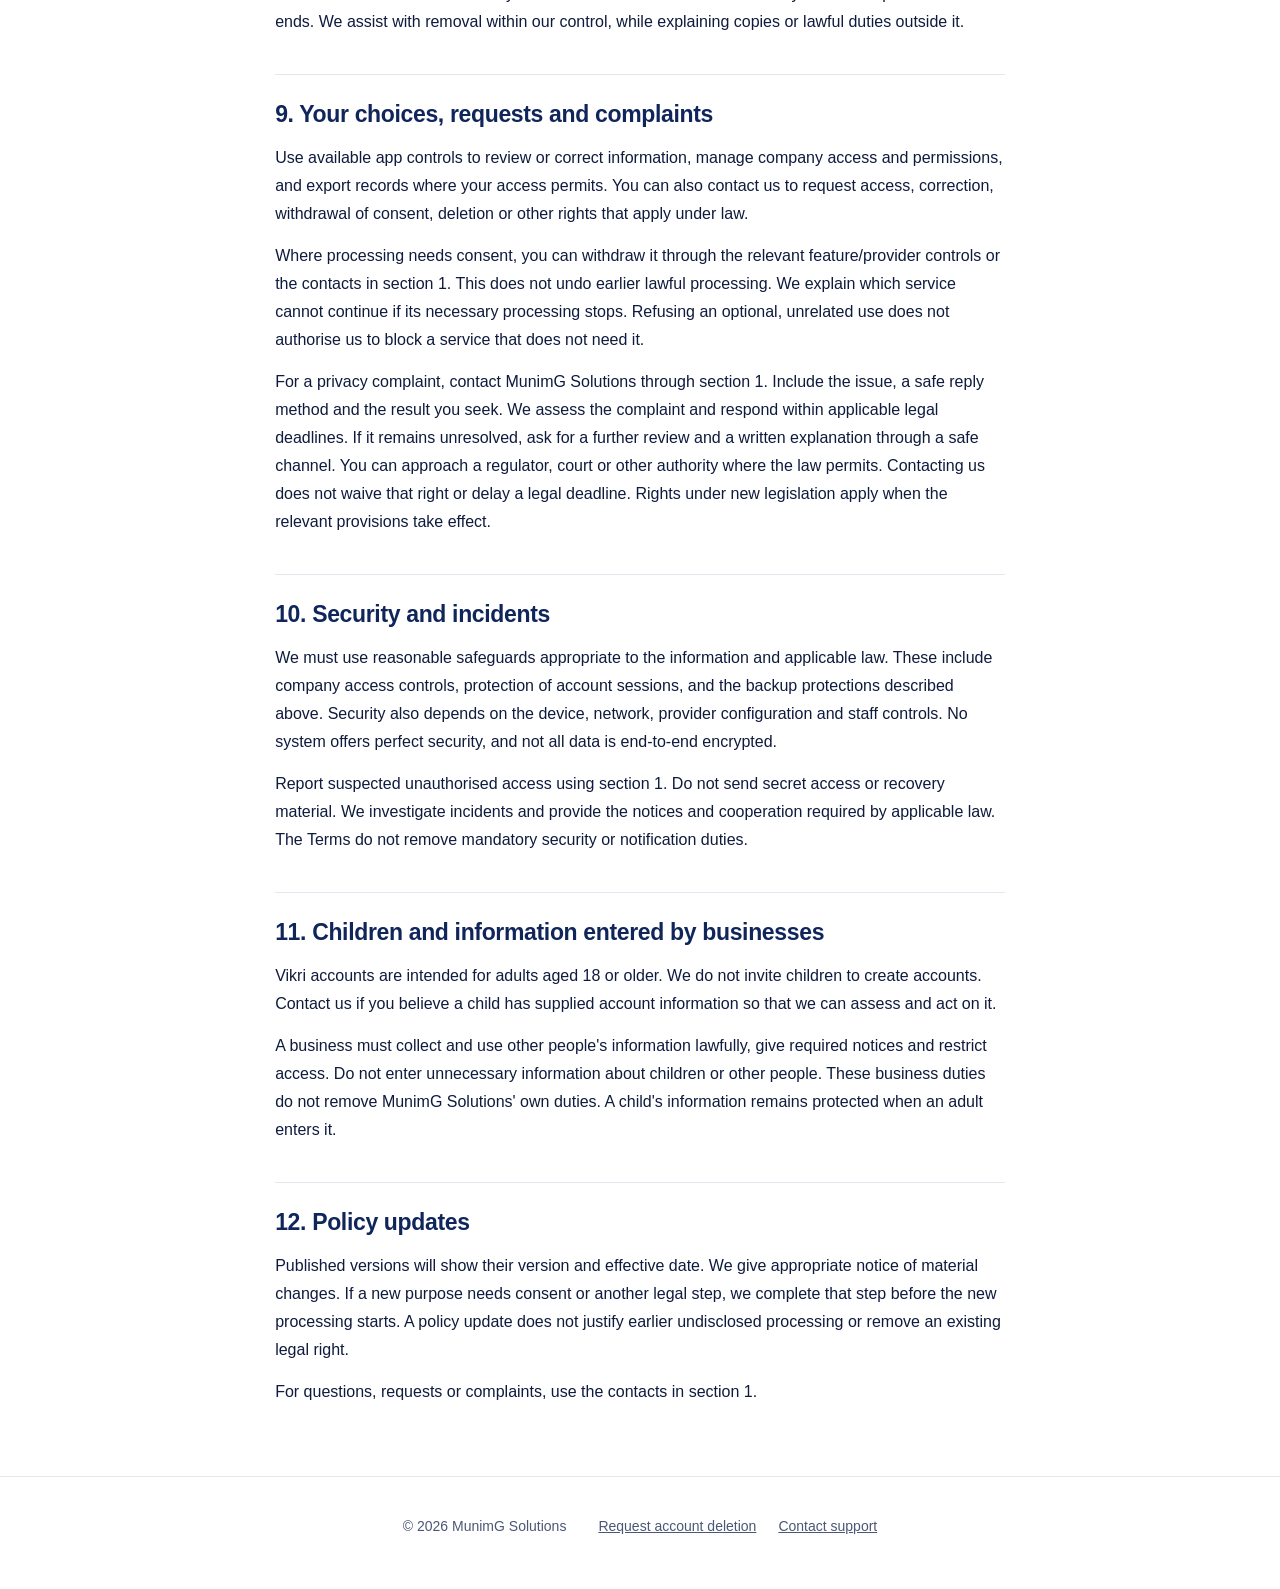
<file: vikri/privacy/index.html>
<!DOCTYPE html>
<html lang="en">
<head>
    <meta charset="UTF-8">
    <meta name="viewport" content="width=device-width, initial-scale=1.0">
    <meta name="theme-color" content="#10265b">
    <title>Privacy Policy | Vikri</title>
    <meta name="description" content="Read the privacy policy for Vikri from MunimG Solutions.">
    <link rel="canonical" href="https://munimg.net/vikri/privacy/">
    <link rel="stylesheet" href="/regional/styles.css?v=36fe49fcf74d">
    <link rel="stylesheet" href="/regional/legal.css?v=6a52ab146fc4">
</head>
<body class="support-page legal-page">
    <a class="skip-link" href="#main">Skip to content</a>
    <div class="page">
        <header class="header">
            <div class="brand"><img src="/regional/images/vikri-lockup.svg" alt="Vikri" width="72" height="56"></div>
            <span class="kicker">Legal information</span>
        </header>
        <main class="legal-shell" id="main">
            <nav class="legal-nav" aria-label="Legal documents">
                <a href="/vikri/privacy/" aria-current="page">Privacy Policy</a>
                <a href="/vikri/terms/">Terms and Conditions</a>
                <a href="/vikri/refund-licence/">Refund and Licence</a>
                <a href="/vikri/support/">Help &amp; Support</a>
            </nav>
            <article class="legal-document">
<h1 id="vikri-privacy-policy">Vikri Privacy Policy</h1>
<p class="legal-document-meta">Version 1.0 · Effective 09-11-2026 · Last updated 09-11-2026.</p>
<details class="legal-contents"><summary>On this page</summary><ol><li><a href="#section-1">1. Who we are and how to contact us</a></li><li><a href="#section-2">2. Information we process and why</a></li><li><a href="#section-3">3. Local operation and cloud synchronization</a></li><li><a href="#section-4">4. Backups, files and exports</a></li><li><a href="#section-5">5. Optional permissions, voice input and device checks</a></li><li><a href="#section-6">6. Advertising and service providers</a></li><li><a href="#section-7">7. Sharing, staff access and processing locations</a></li><li><a href="#section-8">8. Retention and account deletion</a></li><li><a href="#section-9">9. Your choices, requests and complaints</a></li><li><a href="#section-10">10. Security and incidents</a></li><li><a href="#section-11">11. Children and information entered by businesses</a></li><li><a href="#section-12">12. Policy updates</a></li></ol></details>
<h2 id="section-1">1. Who we are and how to contact us</h2>
<p>Vikri is provided by <strong>MunimG Solutions</strong>, a sole proprietorship (we, us or our).</p>
<ul>
<li><strong>WhatsApp:</strong> <a href="https://wa.me/919225252566">message Vikri support</a>.</li>
<li><strong>Phone:</strong> <a href="tel:+919225252566">+91 92 25 25 25 66</a>.</li>
<li><strong>Post:</strong> MunimG Solutions, <strong>10, Pachora Road, Bhadgaon, Tal. Bhadgaon, Dist. Jalgaon, Maharashtra 424105, India</strong>.</li>
</ul>
<p>Use these contacts for support, privacy questions, complaints and account-deletion requests. For a privacy complaint, contact MunimG Solutions and state that it is a privacy complaint. Section 8 explains the deletion process. You can use the phone if you do not use WhatsApp.</p>
<p>This policy covers the Vikri Android and Windows apps, their account and licence services, cloud synchronization, backups and support. It also covers requests made through Vikri&#39;s product and support web pages. A licence is permission to use the app on permitted devices. Cloud synchronization sends business changes to a server so that authorised company users and devices can share them.</p>
<p>The policy explains how we handle information. It is not consent to every possible use of that information. The <a href="/vikri/terms/">Terms and Conditions</a> govern use of the Services. They do not remove mandatory privacy rights. Independent services, such as WhatsApp, Google or a payment provider, also have their own privacy notices.</p>
<h2 id="section-2">2. Information we process and why</h2>
<p>We process information you provide, information supplied by an authorised business user, information returned by a service you connect, and technical information needed to operate the Services. The information depends on the features you use.</p>
<table>
<thead>
<tr>
<th>Information</th>
<th>Why and where it is used</th>
</tr>
</thead>
<tbody><tr>
<td>Google account identifier, email address, available profile name and sign-in/session information</td>
<td>To identify your account, sign you in, recover access and protect sessions. Google and our Supabase sign-in service participate. MunimG Solutions does not ask for your Google password.</td>
</tr>
<tr>
<td>Business name and contact details; owner, member, installation and device identifiers; platform, referral, trial, plan and access records</td>
<td>To set up company access, manage devices and plans, verify referral eligibility, prevent fraud and help with device replacement. These records can be processed online even when business books stay local. Referral activity checks use transaction dates, rather than bill contents, for the activity reward.</td>
</tr>
<tr>
<td>Customer and supplier names, phone numbers, addresses and balances; bills, purchases, returns, receipts, payments, expenses, stock, tax details, images and documents</td>
<td>To provide the business features you select. These records stay in the local company workspace and are also sent to our cloud service when company cloud synchronization is enabled. They can contain personal and financial information.</td>
</tr>
<tr>
<td>Backup files and details such as company, creation time, file checks and restore status</td>
<td>To create, store, check and restore the backups described in section 4. Storage depends on the backup option and company access.</td>
</tr>
<tr>
<td>Plan orders, selected devices, amount, payment reference, payment status and refund records</td>
<td>To verify a purchase, allocate paid access, issue payment records and handle refunds or payment disputes. The payment provider handles its checkout. The ERP apps do not collect your payment-card details.</td>
</tr>
<tr>
<td>Online requests, including IP address, request time, app/browser/platform information, relevant identifiers, errors and security events</td>
<td>To deliver app and web requests, check permissions, diagnose faults, prevent abuse and protect the Services. Hosting and network providers can also process this information.</td>
</tr>
<tr>
<td>Support messages, your phone number or other contact details, and information you choose to send</td>
<td>To reply, investigate a reported fault, verify a sensitive request and resolve complaints. A WhatsApp request is also processed by WhatsApp. A phone request uses your phone service provider.</td>
</tr>
<tr>
<td>Files, selected contacts, camera images or recognised text you choose to use</td>
<td>To perform the selected import, scan, attachment or voice-input action. Information saved as a business record then follows the local, cloud and backup rules in this policy.</td>
</tr>
</tbody></table>
<p>Ordinary billing does not require your entire address book, personal inbox, unrelated cloud files or fingerprint/face templates. Enter only information needed for your lawful business use. Do not send support passwords, one-time sign-in codes, PINs, backup keys or unnecessary customer records.</p>
<h2 id="section-3">3. Local operation and cloud synchronization</h2>
<p>A free-only company&#39;s business books remain in its local workspace unless you choose an export, sharing or another disclosed transfer. Local operation can still use the internet for sign-in, licence checks, referral checks, updates, support and connected features.</p>
<p>When a company&#39;s cloud mode is enabled, eligible business records and changes are sent to our Supabase-backed service and made available to that company&#39;s authorised users and devices. These can include customer details and financial records. The server processes these structured records. This is different from storing an encrypted backup file. Cloud synchronization is not described as end-to-end encryption, where only the users can read the contents.</p>
<p>Company permissions control user access. The business owner must grant access with care. Removing access cannot recall every copy that a former user already exported or stored elsewhere. Our staff access is limited as described in section 7.</p>
<h2 id="section-4">4. Backups, files and exports</h2>
<p>Local/PC backups and Vikri Cloud backups are separate storage destinations.</p>
<ul>
<li><strong>Free local backups:</strong> MunimG Solutions does not encrypt this file format. A person who obtains the file can read its business contents. Protect the file and device.</li>
<li><strong>Trial/paid backups:</strong> the protected file format uses encryption. You still need the file and the required access or recovery material. Encryption cannot recover a lost file or missing recovery material.</li>
<li><strong>Vikri Cloud backups:</strong> the service accepts the encrypted backup format and processes details needed to check, control and restore it. This does not make the separate synchronization records unreadable to the server.</li>
<li><strong>Exports and sharing:</strong> PDFs, spreadsheets, images, prints and messages can reveal personal and financial information. Check contents and recipients before sharing. Recipients can keep copies outside our control.</li>
</ul>
<p>Managed local backups, made manually or automatically, keep one checked copy for each of the latest <strong>three India calendar days with successful backups</strong>. A later successful copy replaces the earlier copy for the same day. The latest <strong>two Safety Backups</strong>, made before a restore, are kept separately. An India calendar day uses India Standard Time.</p>
<p>The Vikri Cloud backup policy keeps the latest completed copy from each of the latest <strong>two India calendar days with a successful backup</strong>, plus <strong>one rolling monthly copy</strong>. The monthly copy is the last successful copy from the most recent completed India calendar month that had a backup. These are company copies shared by its authorised devices. A file used for both daily and monthly purposes is stored once. A replacement must be checked and available before the older copy is removed. A failed upload keeps the previous successful copy.</p>
<p>The App PIN is optional. A copied encrypted file needs its original device key or a PIN saved into that file. An authorised replacement device can instead recover current cloud company records through synchronization, where that access is available. This may give current synchronized records rather than the historical contents of a particular backup file.</p>
<p>Files copied outside managed storage follow that storage owner&#39;s controls. A failed backup or offline device affects which copies exist. Keep and test the independent copies needed for your business and legal records. Section 8 covers deletion and retention after connected access ends.</p>
<h2 id="section-5">5. Optional permissions, voice input and device checks</h2>
<p>The app requests permissions for selected features, subject to the operating system&#39;s controls. These can include contacts, camera, microphone, notifications, Bluetooth/nearby devices and files. You can deny or revoke optional permissions in the device or provider settings. The related feature may then be unavailable.</p>
<p>Voice input starts when you choose it and uses the device&#39;s speech-recognition service. That service may send audio to its provider and may need the internet. MunimG Solutions does not operate that speech service or send raw dictation audio to its own server through this feature. Review the recognised text before applying it. If you save it as a party or item name, it becomes normal business data. You can type instead.</p>
<p>Fingerprint or face checks use the operating system. MunimG Solutions receives the check result, rather than your fingerprint or face template. Protect your device and App PIN. Giving another person device access can reduce the protection of local information.</p>
<h2 id="section-6">6. Advertising and service providers</h2>
<p>The free plan permits advertising. This does not permit us to send your bills, customer lists, balances or raw dictation audio for unrelated advertising. Before an advertising or analytics service processes personal information, we must identify the provider, information, purpose and available choices in the notice for that feature. Any consent required by law or platform rules must be separate. General acceptance of the Terms is not that consent.</p>
<p>The providers involved depend on the service you use:</p>
<table>
<thead>
<tr>
<th>Provider or service</th>
<th>Role</th>
</tr>
</thead>
<tbody><tr>
<td>Google</td>
<td>Account sign-in and, where used, app distribution and platform services.</td>
</tr>
<tr>
<td>Supabase and its service providers</td>
<td>Sign-in, company/service data, online functions and cloud storage.</td>
</tr>
<tr>
<td>Cloudflare</td>
<td>Hosting and delivery of Vikri product/support web pages and related network/security requests.</td>
</tr>
<tr>
<td>Razorpay, where an official direct purchase is offered through it</td>
<td>Hosted checkout and payment verification. We receive the payment records needed for the purchase, not your payment-card credentials.</td>
</tr>
<tr>
<td>WhatsApp and phone service providers</td>
<td>Delivery of a support or deletion request when you choose that channel.</td>
</tr>
<tr>
<td>Android, Windows and device-service providers</td>
<td>Device permissions, speech recognition, device authentication and other selected system features.</td>
</tr>
<tr>
<td>A printer, browser, messaging app, file service or other recipient you select</td>
<td>The information needed for your chosen print, share, export or connected action.</td>
</tr>
</tbody></table>
<p>Independent providers&#39; own notices apply to their processing. Choosing WhatsApp is optional; you can call or write to us instead. Send only the information needed for your request. A support contact does not authorise unrelated marketing.</p>
<h2 id="section-7">7. Sharing, staff access and processing locations</h2>
<p>We use service providers for hosting, sign-in, storage, communications, payments and support. Access must be limited to the service purpose and protected as required by applicable law and provider agreements.</p>
<p><strong>Changes waiting for business review.</strong> Some cloud uploads wait for an authorised business user to decide what to keep. Examples include an entry that requires approval and a record changed on two devices. These uploads and the matching current records can contain names, phone numbers, amounts, bill lines and stock details. Support staff with a separate permission can view them to help resolve an upload problem or investigate a reported fault. The view records the staff member, time, company and reason. Support staff cannot accept, reject or change the upload for the business. The business&#39;s authorised users make that decision.</p>
<p>We may disclose information where required by law or valid legal process, or where lawfully needed to protect rights, investigate fraud or address a security incident. Disclosure must fit the purpose. We may also share information at your direction, with your authorised business users, or in a business transfer that meets applicable notice, confidentiality and data-protection duties.</p>
<p>We do not sell your personal information or customer transaction records. We do not grant permission to use your business records for unrelated advertising. A new use that needs another legal basis or consent cannot rely only on this policy or acceptance of the Terms.</p>
<p>Providers and their support teams can process information in the countries where they operate. We do not promise that all processing or backups stay in India. Any transfer must meet applicable legal requirements. Contact us for information about the locations and providers relevant to your account. Accepting this policy does not waive transfer protections.</p>
<h2 id="section-8">8. Retention and account deletion</h2>
<p>We keep personal information only while a stated service purpose or a specific legal, security, fraud-prevention or dispute need applies. We delete it or make it no longer identify a person when that need ends. An old account alone is not a reason to keep all its data forever.</p>
<table>
<thead>
<tr>
<th>Information</th>
<th>When it is kept or removed</th>
</tr>
</thead>
<tbody><tr>
<td>Local company databases and files you export</td>
<td>Stay on your devices or chosen storage until removed there. A server request cannot reliably erase a disconnected device or a recipient&#39;s copy. We can explain the relevant local steps.</td>
</tr>
<tr>
<td>Managed local and cloud backup files</td>
<td>Follow the copy limits in section 4 while that service is active. Account deletion must also address associated hosted backup data, subject to a stated lawful exception.</td>
</tr>
<tr>
<td>Active cloud business records and uploads waiting for review</td>
<td>Kept to provide the company&#39;s authorised cloud service. A valid deletion request is assessed against the requester&#39;s authority, shared-company rights and legal duties.</td>
</tr>
<tr>
<td>Cloud data when connected access ends</td>
<td>Subject to the company&#39;s cloud retention setting. Expiry can lead to removal after that period. A plan ending is different from an account-deletion request. Ask support for the applicable period and keep your own copies; a later renewal cannot restore data already removed.</td>
</tr>
<tr>
<td>Account, member, device and licence records</td>
<td>Kept while needed to provide access. After account deletion, only the minimum records needed for a specific duty, payment record, unresolved claim or documented fraud/security need may remain. Access and reuse must be limited to that reason.</td>
</tr>
<tr>
<td>Payment, refund and referral records</td>
<td>Kept to complete payment/refund/reward checks and meet applicable accounting, legal and dispute duties. Remove or de-identify unnecessary identifiers when those duties and relevant claim periods end.</td>
</tr>
<tr>
<td>Security and service audit records</td>
<td>Kept for the relevant security review, incident investigation or access audit. Review their need and remove or de-identify them when that purpose and any applicable legal requirement end.</td>
</tr>
<tr>
<td>Support messages and attachments</td>
<td>Kept while handling the request and any related complaint or legal duty. Remove unnecessary attachments when no longer needed. A deletion request also covers support-held personal data, subject to the same limited exceptions.</td>
</tr>
<tr>
<td>Provider logs and disaster-recovery copies</td>
<td>Follow the provider&#39;s applicable removal process. Where a copy cannot be removed immediately, restrict its use and let it expire through the controlled recovery cycle. If restored, the deletion must be applied again before normal use. Explain any delay or legal exception that affects the request.</td>
</tr>
</tbody></table>
<h3 id="how-to-request-deletion">How to request deletion</h3>
<ol>
<li><strong>WhatsApp or call <a href="tel:+919225252566">+91 92 25 25 25 66</a></strong> using the contacts in section 1. Say: <strong>“I want to delete my Vikri account.”</strong> You can also write to the postal address. You do not need to keep or reinstall the app, remain signed in, or buy or renew a plan merely to make a request.</li>
<li>Give the Google sign-in email used for Vikri and a safe way to reply. If you want a company deleted too, give its name and explain your role. Do not send passwords, sign-in codes, PINs, Aadhaar documents, card details or entire customer lists through ordinary support.</li>
<li>We check that the account belongs to you and that you have authority for the requested company action. A phone call or WhatsApp number alone is not proof of ownership. We explain any further check and use only proportionate information needed to prevent an unauthorised deletion.</li>
<li>We explain the effect on sign-in, paid access, company users, hosted records and backups. Where a shared company is affected, we check other users&#39; rights and any necessary transfer or removal of access. We do not refuse all deletion merely because some records are shared.</li>
<li>We delete the account and associated personal data within our control, and instruct service providers where required. Any specific information kept for a lawful reason is limited to that reason. We tell you what was removed, what must remain, why it remains and the applicable period or end condition. We also explain relevant local copies and any pending provider removal.</li>
</ol>
<p>This is a support-handled request. Sending a message or opening a page does not automatically erase data. We handle the request without undue delay and within applicable legal deadlines, tell you the expected steps and timing, and explain a delay or a refusal. Temporary suspension or freezing is not a substitute for deletion.</p>
<p>Uninstalling, ending a plan, revoking Google access, deleting a Google account, removing a local file and asking MunimG Solutions to delete an account are different actions. None automatically performs all the others. We do not remotely erase a local business database merely because a plan or account ends. We assist with removal within our control, while explaining copies or lawful duties outside it.</p>
<h2 id="section-9">9. Your choices, requests and complaints</h2>
<p>Use available app controls to review or correct information, manage company access and permissions, and export records where your access permits. You can also contact us to request access, correction, withdrawal of consent, deletion or other rights that apply under law.</p>
<p>Where processing needs consent, you can withdraw it through the relevant feature/provider controls or the contacts in section 1. This does not undo earlier lawful processing. We explain which service cannot continue if its necessary processing stops. Refusing an optional, unrelated use does not authorise us to block a service that does not need it.</p>
<p>For a privacy complaint, contact MunimG Solutions through section 1. Include the issue, a safe reply method and the result you seek. We assess the complaint and respond within applicable legal deadlines. If it remains unresolved, ask for a further review and a written explanation through a safe channel. You can approach a regulator, court or other authority where the law permits. Contacting us does not waive that right or delay a legal deadline. Rights under new legislation apply when the relevant provisions take effect.</p>
<h2 id="section-10">10. Security and incidents</h2>
<p>We must use reasonable safeguards appropriate to the information and applicable law. These include company access controls, protection of account sessions, and the backup protections described above. Security also depends on the device, network, provider configuration and staff controls. No system offers perfect security, and not all data is end-to-end encrypted.</p>
<p>Report suspected unauthorised access using section 1. Do not send secret access or recovery material. We investigate incidents and provide the notices and cooperation required by applicable law. The Terms do not remove mandatory security or notification duties.</p>
<h2 id="section-11">11. Children and information entered by businesses</h2>
<p>Vikri accounts are intended for adults aged 18 or older. We do not invite children to create accounts. Contact us if you believe a child has supplied account information so that we can assess and act on it.</p>
<p>A business must collect and use other people&#39;s information lawfully, give required notices and restrict access. Do not enter unnecessary information about children or other people. These business duties do not remove MunimG Solutions&#39; own duties. A child&#39;s information remains protected when an adult enters it.</p>
<h2 id="section-12">12. Policy updates</h2>
<p>Published versions will show their version and effective date. We give appropriate notice of material changes. If a new purpose needs consent or another legal step, we complete that step before the new processing starts. A policy update does not justify earlier undisclosed processing or remove an existing legal right.</p>
<p>For questions, requests or complaints, use the contacts in section 1.</p>

            </article>
        </main>
        <footer class="footer help-footer">
            <span>© 2026 MunimG Solutions</span>
            <nav class="legal-links" aria-label="Help links"><a href="/vikri/delete-account/">Request account deletion</a><a href="/vikri/support/">Contact support</a></nav>
        </footer>
    </div>
</body>
</html>
</file>
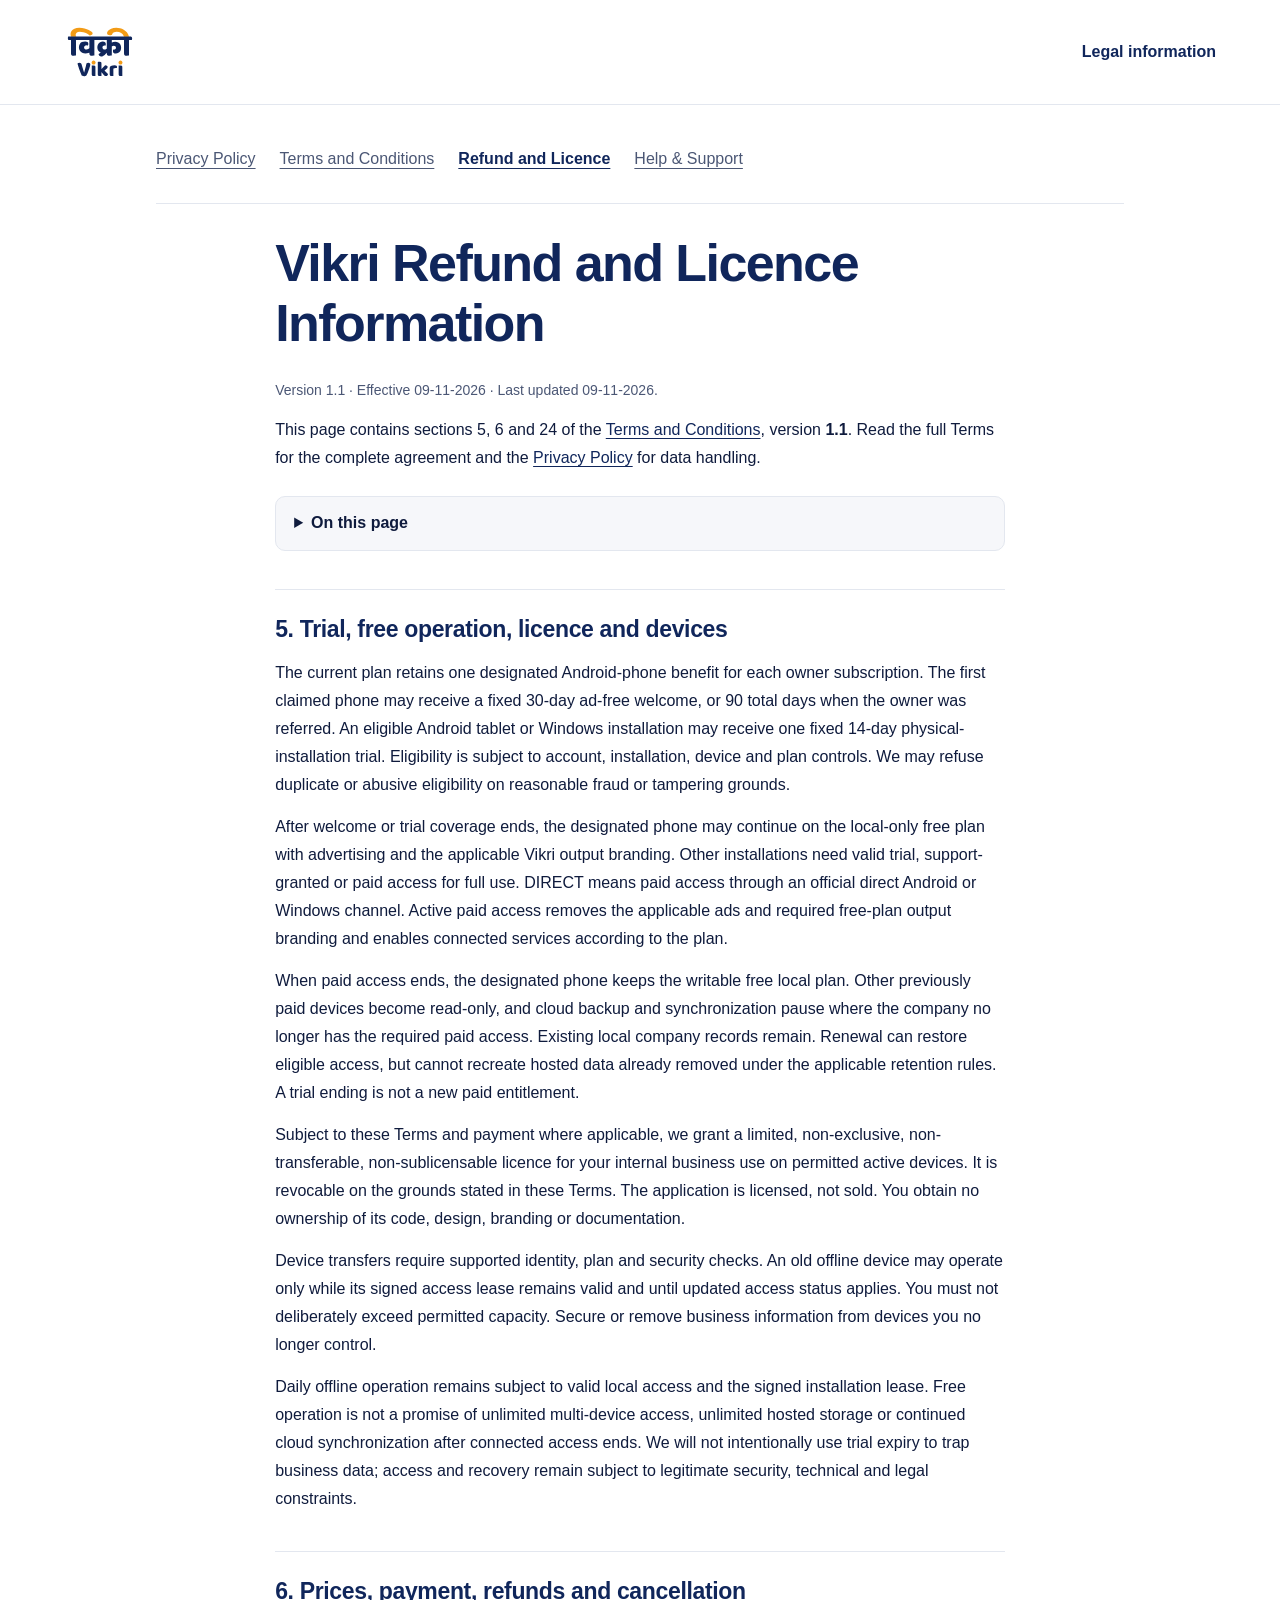
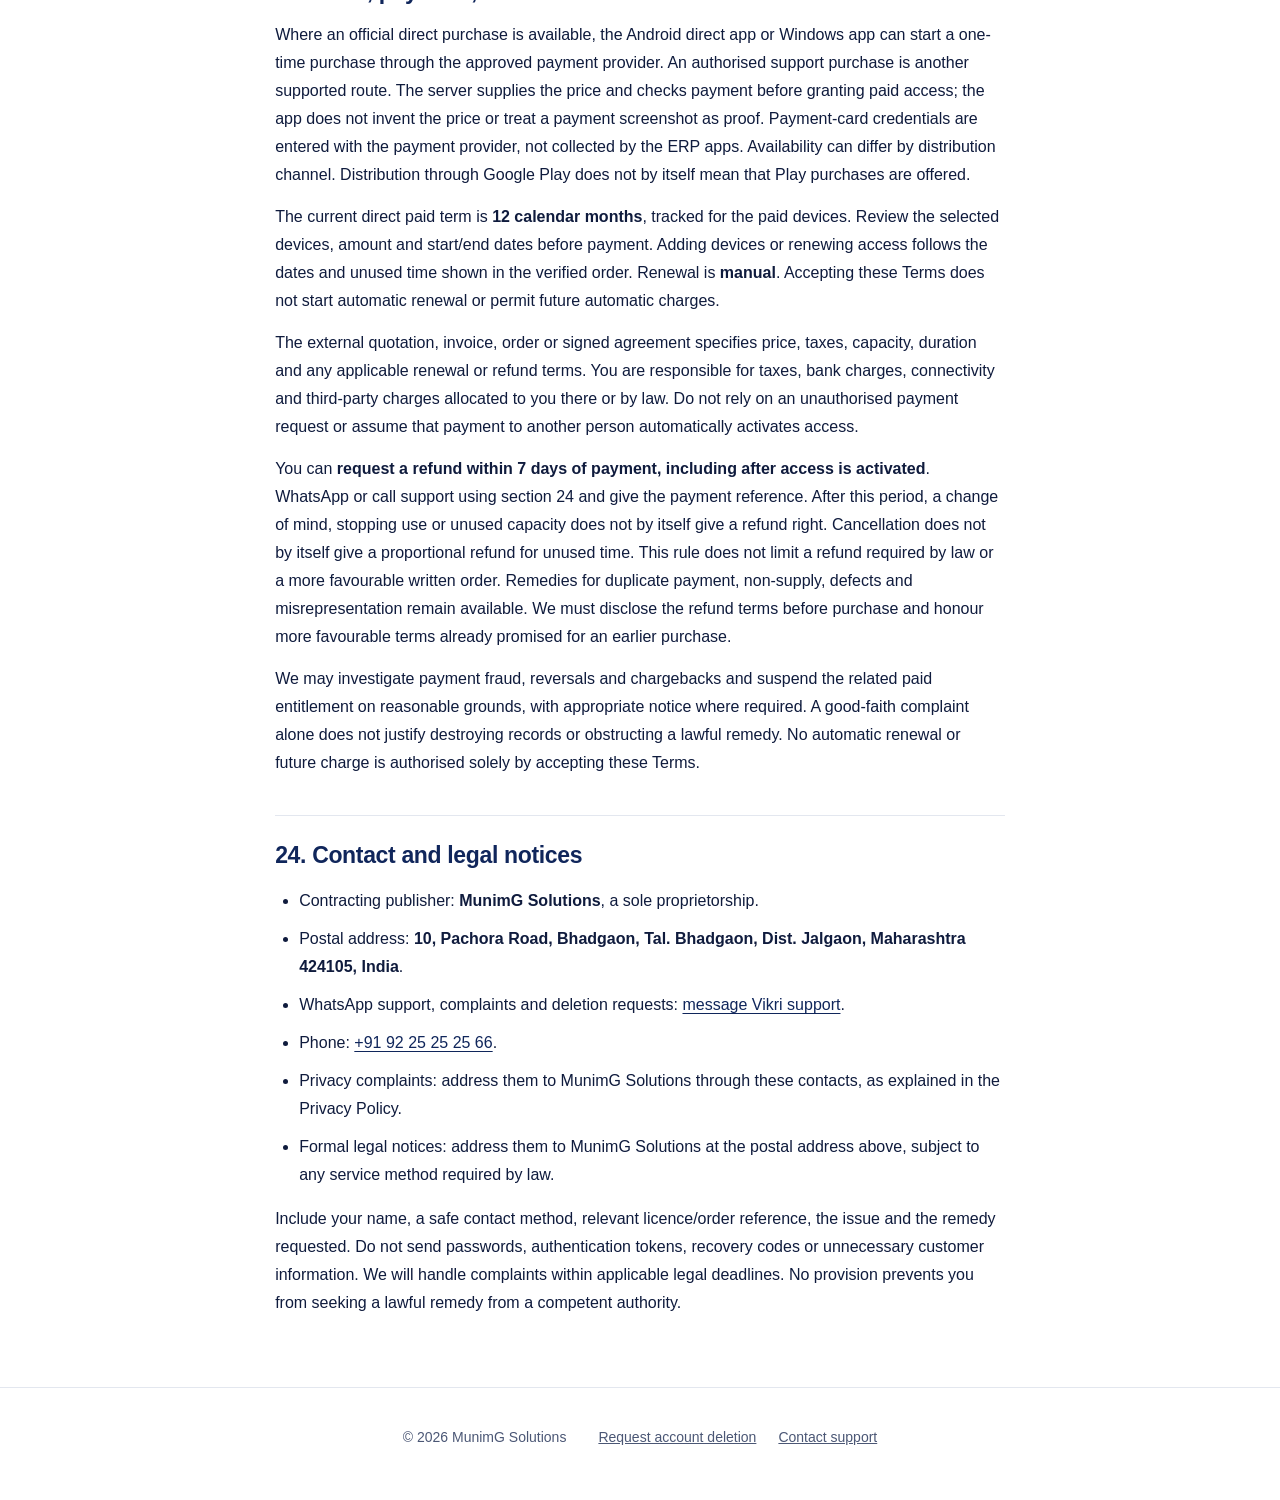
<file: vikri/refund-licence/index.html>
<!DOCTYPE html>
<html lang="en">
<head>
    <meta charset="UTF-8">
    <meta name="viewport" content="width=device-width, initial-scale=1.0">
    <meta name="theme-color" content="#10265b">
    <title>Refund and Licence | Vikri</title>
    <meta name="description" content="Read the refund and licence for Vikri from MunimG Solutions.">
    <link rel="canonical" href="https://munimg.net/vikri/refund-licence/">
    <link rel="stylesheet" href="/regional/styles.css?v=36fe49fcf74d">
    <link rel="stylesheet" href="/regional/legal.css?v=6a52ab146fc4">
</head>
<body class="support-page legal-page">
    <a class="skip-link" href="#main">Skip to content</a>
    <div class="page">
        <header class="header">
            <div class="brand"><img src="/regional/images/vikri-lockup.svg" alt="Vikri" width="72" height="56"></div>
            <span class="kicker">Legal information</span>
        </header>
        <main class="legal-shell" id="main">
            <nav class="legal-nav" aria-label="Legal documents">
                <a href="/vikri/privacy/">Privacy Policy</a>
                <a href="/vikri/terms/">Terms and Conditions</a>
                <a href="/vikri/refund-licence/" aria-current="page">Refund and Licence</a>
                <a href="/vikri/support/">Help &amp; Support</a>
            </nav>
            <article class="legal-document">
<h1 id="vikri-refund-and-licence-information">Vikri Refund and Licence Information</h1>
<p class="legal-document-meta">Version 1.1 · Effective 09-11-2026 · Last updated 09-11-2026.</p>
<p>This page contains sections 5, 6 and 24 of the <a href="/vikri/terms/">Terms and Conditions</a>, version <strong>1.1</strong>. Read the full Terms for the complete agreement and the <a href="/vikri/privacy/">Privacy Policy</a> for data handling.</p>
<details class="legal-contents"><summary>On this page</summary><ol><li><a href="#section-5">5. Trial, free operation, licence and devices</a></li><li><a href="#section-6">6. Prices, payment, refunds and cancellation</a></li><li><a href="#section-24">24. Contact and legal notices</a></li></ol></details>
<h2 id="section-5">5. Trial, free operation, licence and devices</h2>
<p>The current plan retains one designated Android-phone benefit for each owner subscription. The first claimed phone may receive a fixed 30-day ad-free welcome, or 90 total days when the owner was referred. An eligible Android tablet or Windows installation may receive one fixed 14-day physical-installation trial. Eligibility is subject to account, installation, device and plan controls. We may refuse duplicate or abusive eligibility on reasonable fraud or tampering grounds.</p>
<p>After welcome or trial coverage ends, the designated phone may continue on the local-only free plan with advertising and the applicable Vikri output branding. Other installations need valid trial, support-granted or paid access for full use. DIRECT means paid access through an official direct Android or Windows channel. Active paid access removes the applicable ads and required free-plan output branding and enables connected services according to the plan.</p>
<p>When paid access ends, the designated phone keeps the writable free local plan. Other previously paid devices become read-only, and cloud backup and synchronization pause where the company no longer has the required paid access. Existing local company records remain. Renewal can restore eligible access, but cannot recreate hosted data already removed under the applicable retention rules. A trial ending is not a new paid entitlement.</p>
<p>Subject to these Terms and payment where applicable, we grant a limited, non-exclusive, non-transferable, non-sublicensable licence for your internal business use on permitted active devices. It is revocable on the grounds stated in these Terms. The application is licensed, not sold. You obtain no ownership of its code, design, branding or documentation.</p>
<p>Device transfers require supported identity, plan and security checks. An old offline device may operate only while its signed access lease remains valid and until updated access status applies. You must not deliberately exceed permitted capacity. Secure or remove business information from devices you no longer control.</p>
<p>Daily offline operation remains subject to valid local access and the signed installation lease. Free operation is not a promise of unlimited multi-device access, unlimited hosted storage or continued cloud synchronization after connected access ends. We will not intentionally use trial expiry to trap business data; access and recovery remain subject to legitimate security, technical and legal constraints.</p>
<h2 id="section-6">6. Prices, payment, refunds and cancellation</h2>
<p>Where an official direct purchase is available, the Android direct app or Windows app can start a one-time purchase through the approved payment provider. An authorised support purchase is another supported route. The server supplies the price and checks payment before granting paid access; the app does not invent the price or treat a payment screenshot as proof. Payment-card credentials are entered with the payment provider, not collected by the ERP apps. Availability can differ by distribution channel. Distribution through Google Play does not by itself mean that Play purchases are offered.</p>
<p>The current direct paid term is <strong>12 calendar months</strong>, tracked for the paid devices. Review the selected devices, amount and start/end dates before payment. Adding devices or renewing access follows the dates and unused time shown in the verified order. Renewal is <strong>manual</strong>. Accepting these Terms does not start automatic renewal or permit future automatic charges.</p>
<p>The external quotation, invoice, order or signed agreement specifies price, taxes, capacity, duration and any applicable renewal or refund terms. You are responsible for taxes, bank charges, connectivity and third-party charges allocated to you there or by law. Do not rely on an unauthorised payment request or assume that payment to another person automatically activates access.</p>
<p>You can <strong>request a refund within 7 days of payment, including after access is activated</strong>. WhatsApp or call support using section 24 and give the payment reference. After this period, a change of mind, stopping use or unused capacity does not by itself give a refund right. Cancellation does not by itself give a proportional refund for unused time. This rule does not limit a refund required by law or a more favourable written order. Remedies for duplicate payment, non-supply, defects and misrepresentation remain available. We must disclose the refund terms before purchase and honour more favourable terms already promised for an earlier purchase.</p>
<p>We may investigate payment fraud, reversals and chargebacks and suspend the related paid entitlement on reasonable grounds, with appropriate notice where required. A good-faith complaint alone does not justify destroying records or obstructing a lawful remedy. No automatic renewal or future charge is authorised solely by accepting these Terms.</p>
<h2 id="section-24">24. Contact and legal notices</h2>
<ul>
<li>Contracting publisher: <strong>MunimG Solutions</strong>, a sole proprietorship.</li>
<li>Postal address: <strong>10, Pachora Road, Bhadgaon, Tal. Bhadgaon, Dist. Jalgaon, Maharashtra 424105, India</strong>.</li>
<li>WhatsApp support, complaints and deletion requests: <a href="https://wa.me/919225252566">message Vikri support</a>.</li>
<li>Phone: <a href="tel:+919225252566">+91 92 25 25 25 66</a>.</li>
<li>Privacy complaints: address them to MunimG Solutions through these contacts, as explained in the Privacy Policy.</li>
<li>Formal legal notices: address them to MunimG Solutions at the postal address above, subject to any service method required by law.</li>
</ul>
<p>Include your name, a safe contact method, relevant licence/order reference, the issue and the remedy requested. Do not send passwords, authentication tokens, recovery codes or unnecessary customer information. We will handle complaints within applicable legal deadlines. No provision prevents you from seeking a lawful remedy from a competent authority.</p>

            </article>
        </main>
        <footer class="footer help-footer">
            <span>© 2026 MunimG Solutions</span>
            <nav class="legal-links" aria-label="Help links"><a href="/vikri/delete-account/">Request account deletion</a><a href="/vikri/support/">Contact support</a></nav>
        </footer>
    </div>
</body>
</html>
</file>
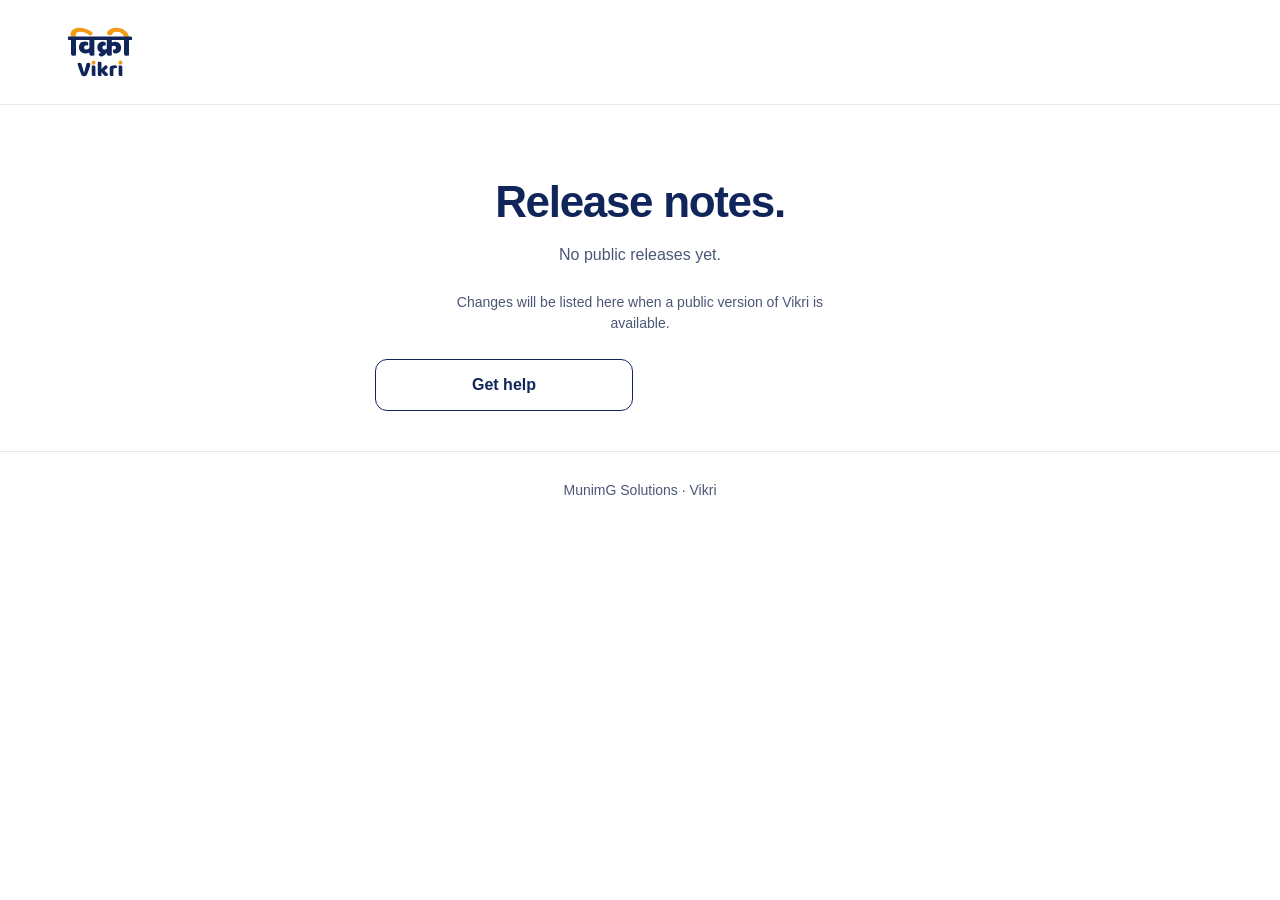
<file: vikri/release-notes/index.html>
<!DOCTYPE html>
<html lang="en">
<head>
    <meta charset="UTF-8">
    <meta name="viewport" content="width=device-width, initial-scale=1.0">
    <meta name="theme-color" content="#10265b">
    <title>Release Notes | Vikri</title>
    <link rel="canonical" href="https://munimg.net/vikri/release-notes/">
    <link rel="stylesheet" href="/regional/styles.css?v=36fe49fcf74d">
</head>
<body class="support-page">
    <a class="skip-link" href="#main">Skip to content</a>
    <div class="page">
        <header class="header"><div class="brand"><img src="/regional/images/vikri-lockup.svg" alt="Vikri" width="72" height="56"></div></header>
        <main class="help-main" id="main">
            <h1>Release notes.</h1>
            <p class="copy">No public releases yet.</p>
            <p class="help-note">Changes will be listed here when a public version of Vikri is available.</p>
            <div class="help-actions"><a class="button" href="/vikri/support/">Get help</a></div>
        </main>
        <footer class="footer help-footer"><span>MunimG Solutions · Vikri</span></footer>
    </div>
</body>
</html>
</file>
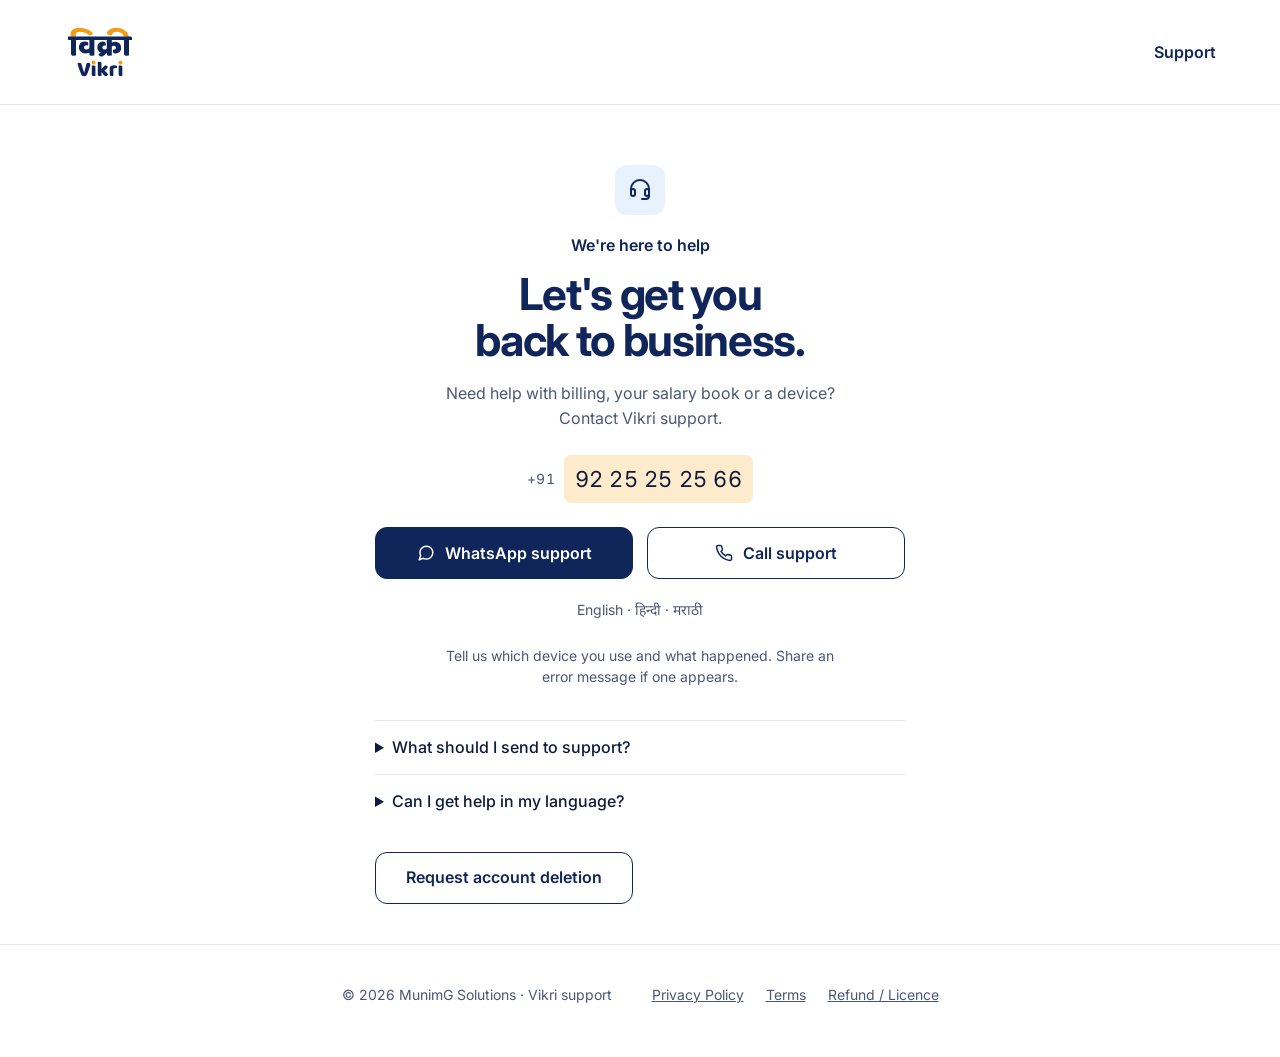
<file: vikri/support/index.html>
<!DOCTYPE html>
<html lang="en">
<head>
    <meta charset="UTF-8">
    <meta name="viewport" content="width=device-width, initial-scale=1.0">
    <meta name="theme-color" content="#10265b">
    <title>Vikri Support | Help with Your App</title>
    <meta name="description" content="Get help with Vikri on Android and Windows. Contact support on WhatsApp or call +91 92 25 25 25 66. English, Hindi and Marathi support.">
    <link rel="canonical" href="https://munimg.net/vikri/support/">
    <meta property="og:type" content="website">
    <meta property="og:url" content="https://munimg.net/vikri/support/">
    <meta property="og:title" content="Vikri Support">
    <meta property="og:description" content="Help with your Vikri app, billing, salary book or device. Contact support in English, Hindi or Marathi.">
    <link rel="preconnect" href="https://fonts.googleapis.com">
    <link rel="preconnect" href="https://fonts.gstatic.com" crossorigin>
    <link href="https://fonts.googleapis.com/css2?family=Inter:wght@400;500;600;700&family=Noto+Sans+Devanagari:wght@400;500;600;700&display=swap" rel="stylesheet">
    <link rel="stylesheet" href="/regional/styles.css?v=36fe49fcf74d">
    <link rel="stylesheet" href="/regional/legal.css?v=6a52ab146fc4">
</head>
<body class="support-page">
    <a class="skip-link" href="#main">Skip to content</a>
    <div class="page">
        <header class="header">
            <div class="brand"><img src="/regional/images/vikri-lockup.svg" alt="Vikri" width="72" height="56"></div>
            <span class="kicker">Support</span>
        </header>
        <main class="help-main" id="main">
            <div class="support-icon"><svg class="icon" aria-hidden="true"><use href="/regional/icons.svg#headset"></use></svg></div>
            <p class="kicker">We're here to help</p>
            <h1>Let's get you<br>back to business.</h1>
            <p class="copy">Need help with billing, your salary book or a device?<br>Contact Vikri support.</p>
            <a class="contact-number" href="tel:+919225252566" aria-label="Call +91 92 25 25 25 66"><span class="country-code">+91</span> <span class="phone-digits">92 25 25 25 66</span></a>
            <div class="help-actions">
                <a class="button button-primary" href="https://wa.me/919225252566?text=Hello%2C%20I%20need%20help%20with%20Vikri."><svg class="icon" aria-hidden="true"><use href="/regional/icons.svg#message-circle"></use></svg>WhatsApp support</a>
                <a class="button" href="tel:+919225252566"><svg class="icon" aria-hidden="true"><use href="/regional/icons.svg#phone"></use></svg>Call support</a>
            </div>
            <p class="languages">English · <span lang="hi">हिन्दी</span> · <span lang="mr">मराठी</span></p>
            <p class="help-note">Tell us which device you use and what happened. Share an error message if one appears.</p>
            <div class="faq">
                <details><summary>What should I send to support?</summary><p>Your device type, app version and a short description of the problem help us assist you. Do not send your PIN, password or OTP.</p></details>
                <details><summary>Can I get help in my language?</summary><p>You can describe your issue in English, Hindi or Marathi.</p></details>
            </div>
            <div class="help-actions"><a class="button" href="/vikri/delete-account/">Request account deletion</a></div>
        </main>
        <footer class="footer help-footer"><span>© 2026 MunimG Solutions · Vikri support</span><nav class="legal-links" aria-label="Legal and support"><a href="/vikri/privacy/">Privacy Policy</a><a href="/vikri/terms/">Terms</a><a href="/vikri/refund-licence/">Refund / Licence</a></nav></footer>
    </div>
</body>
</html>
</file>
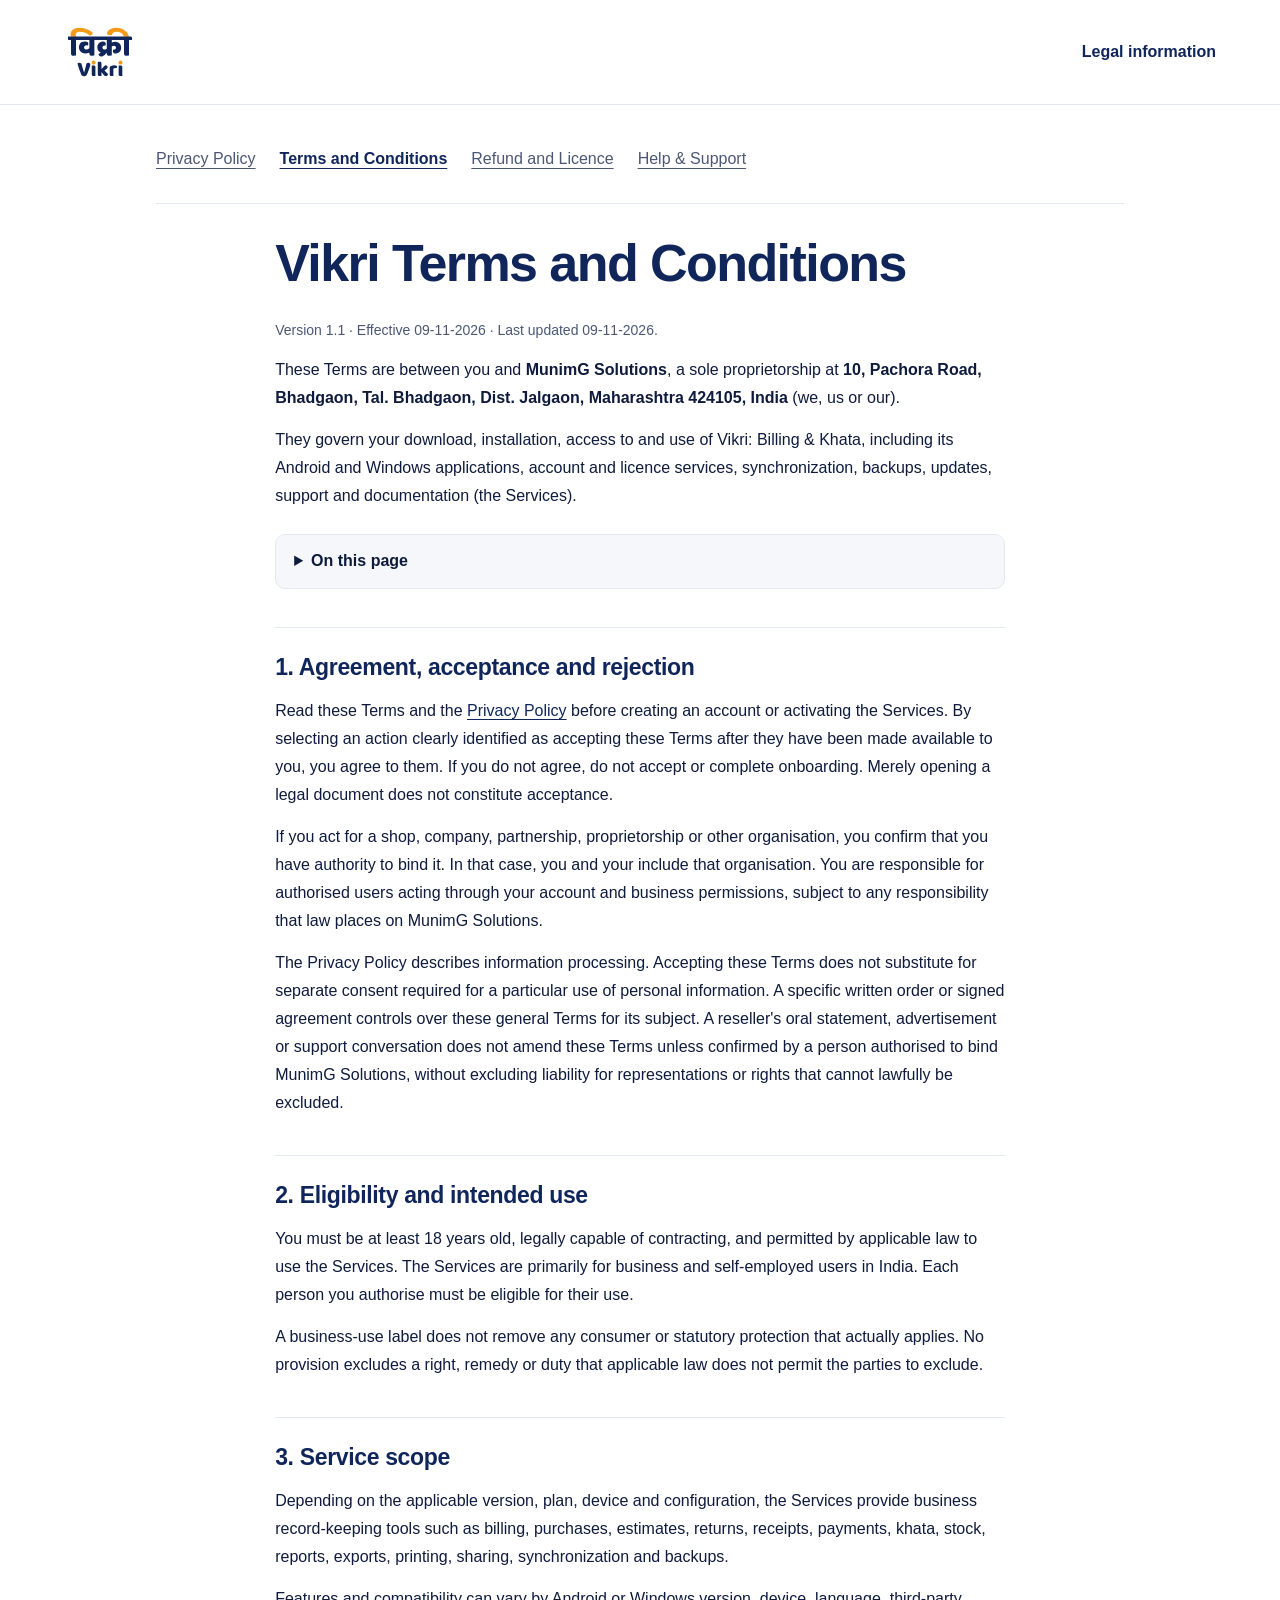
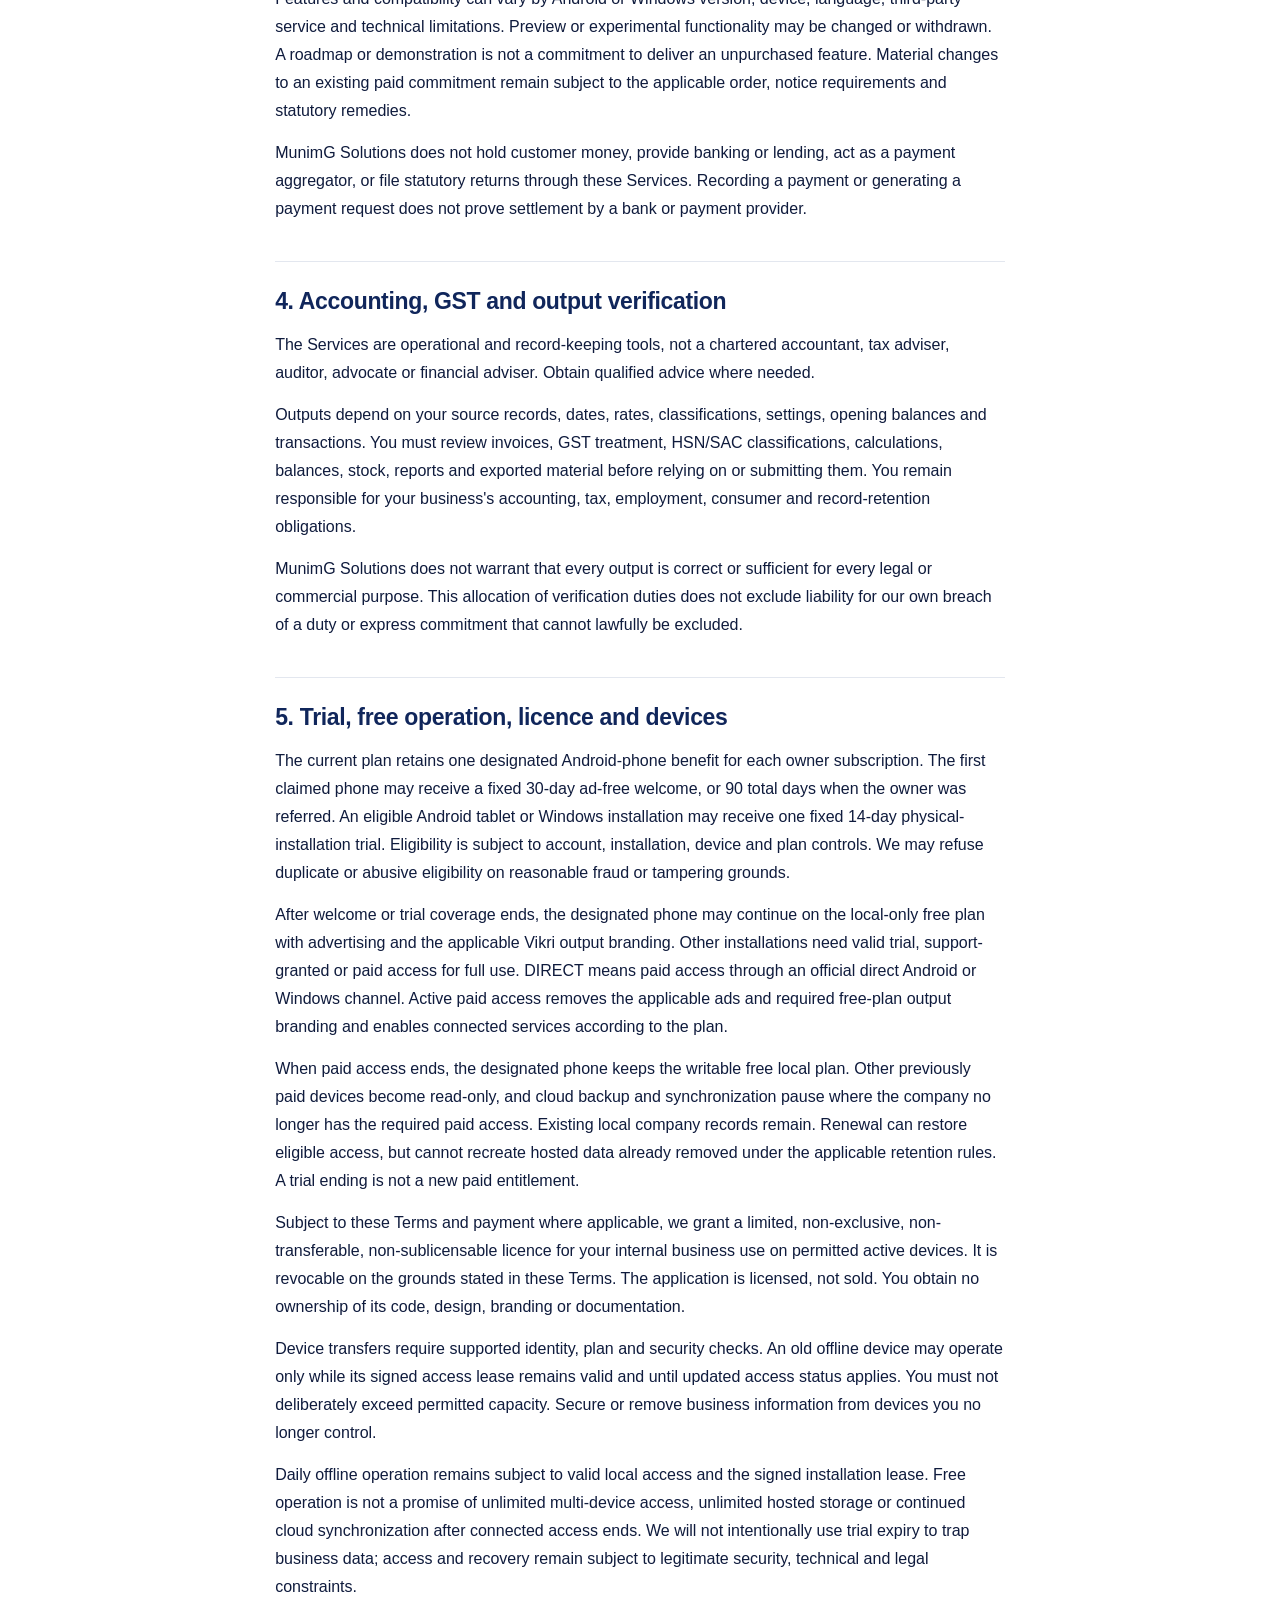
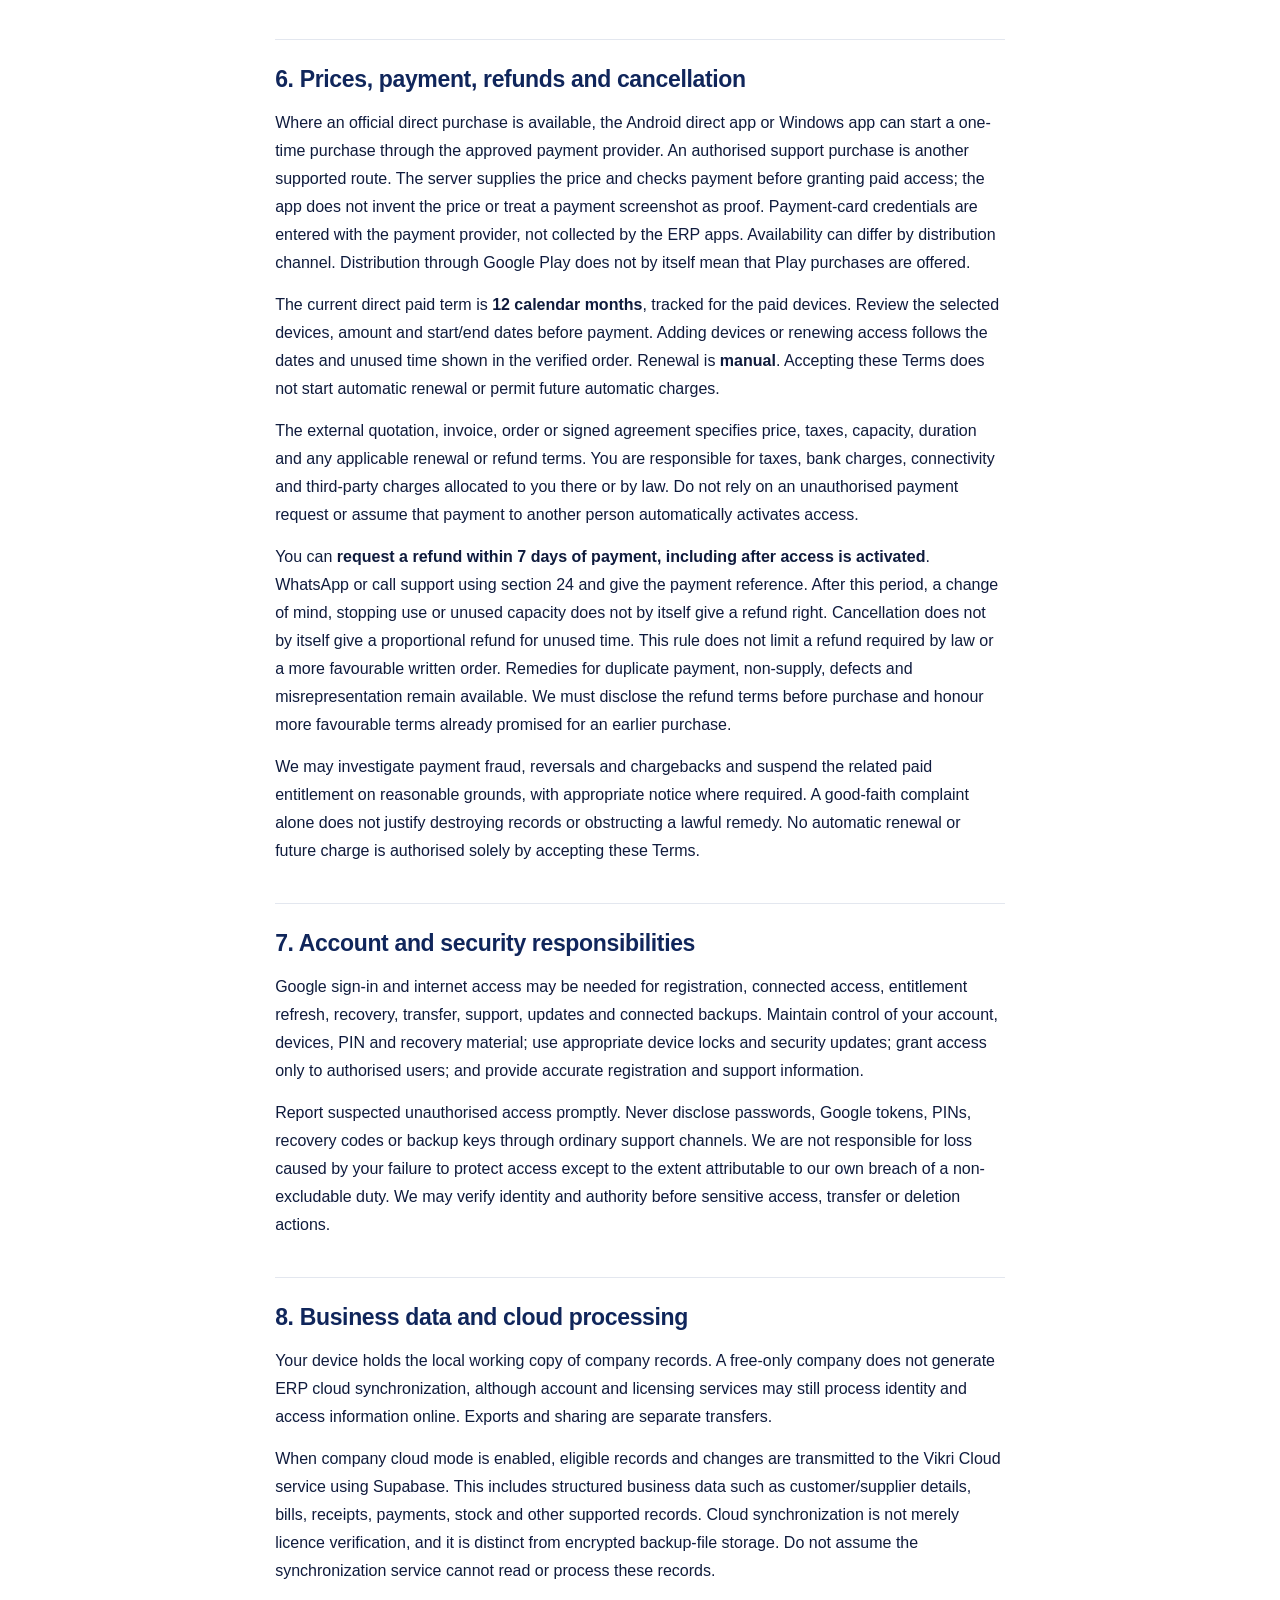
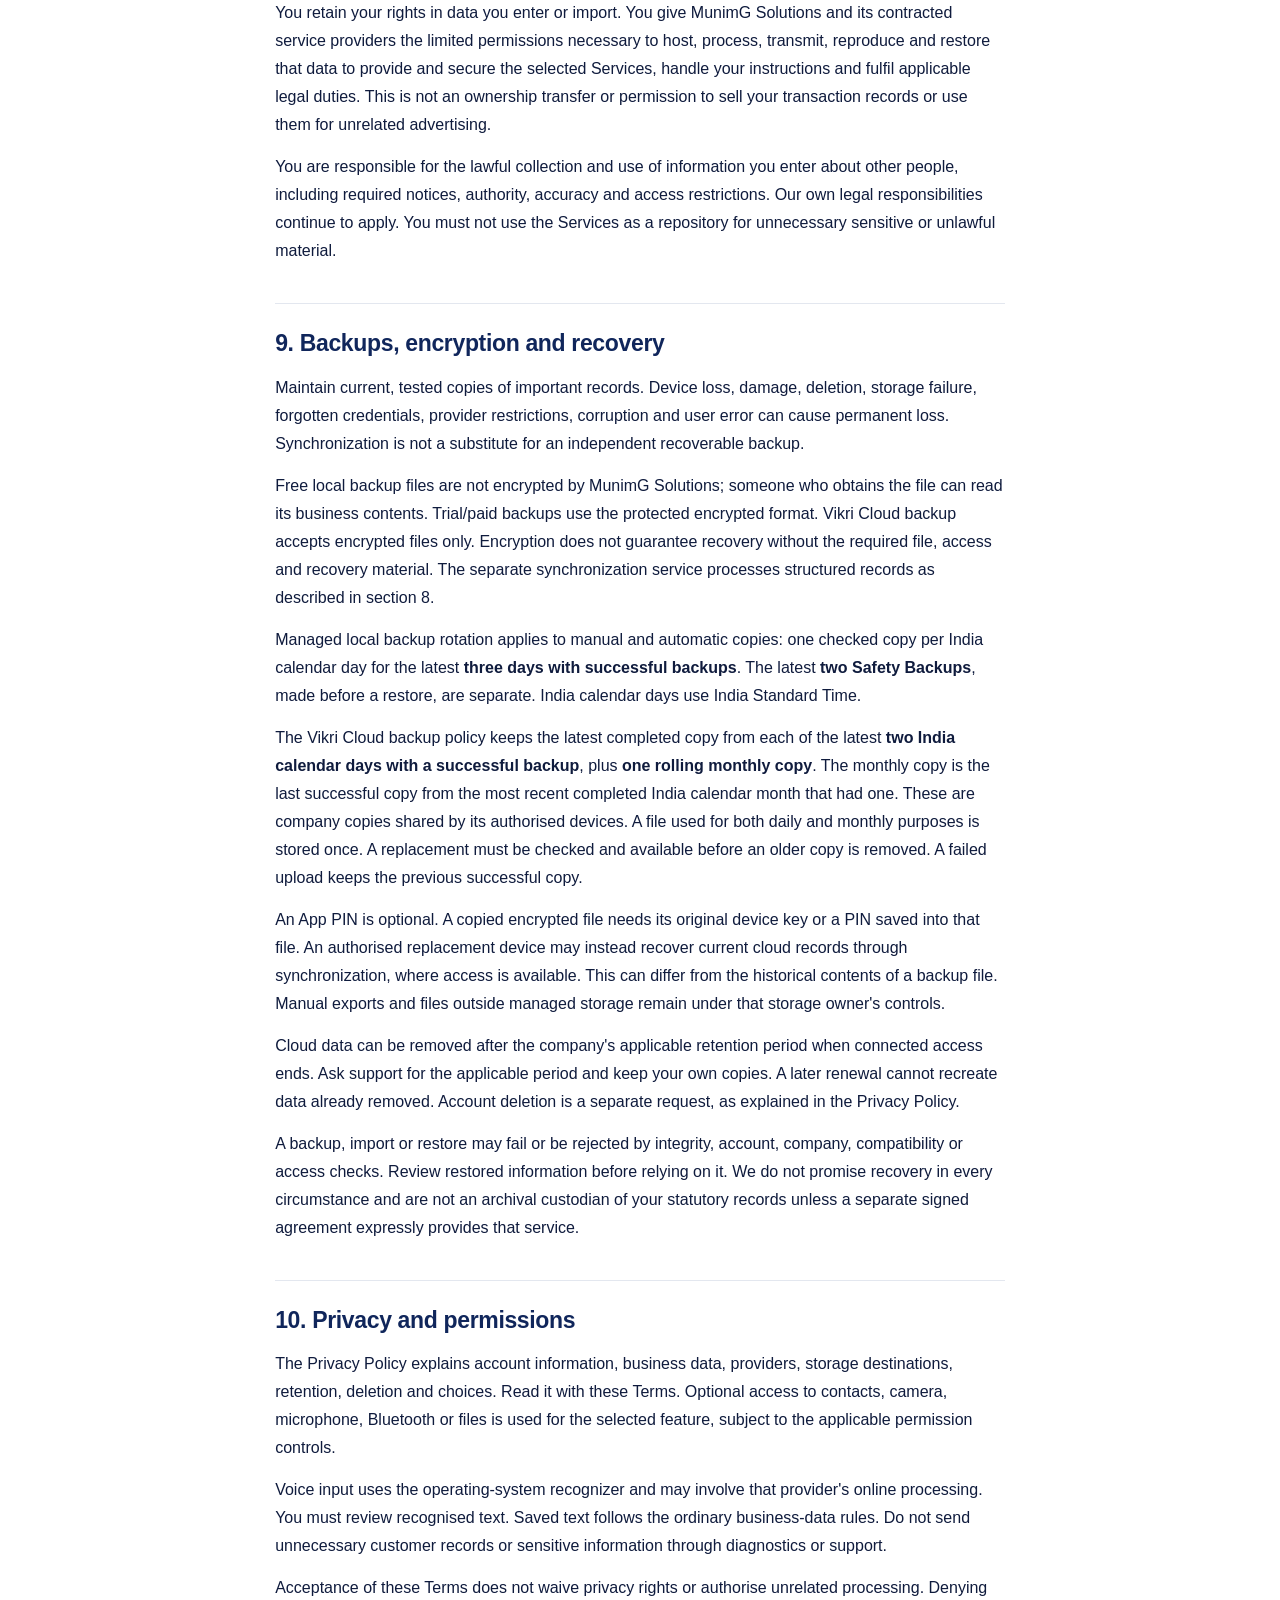
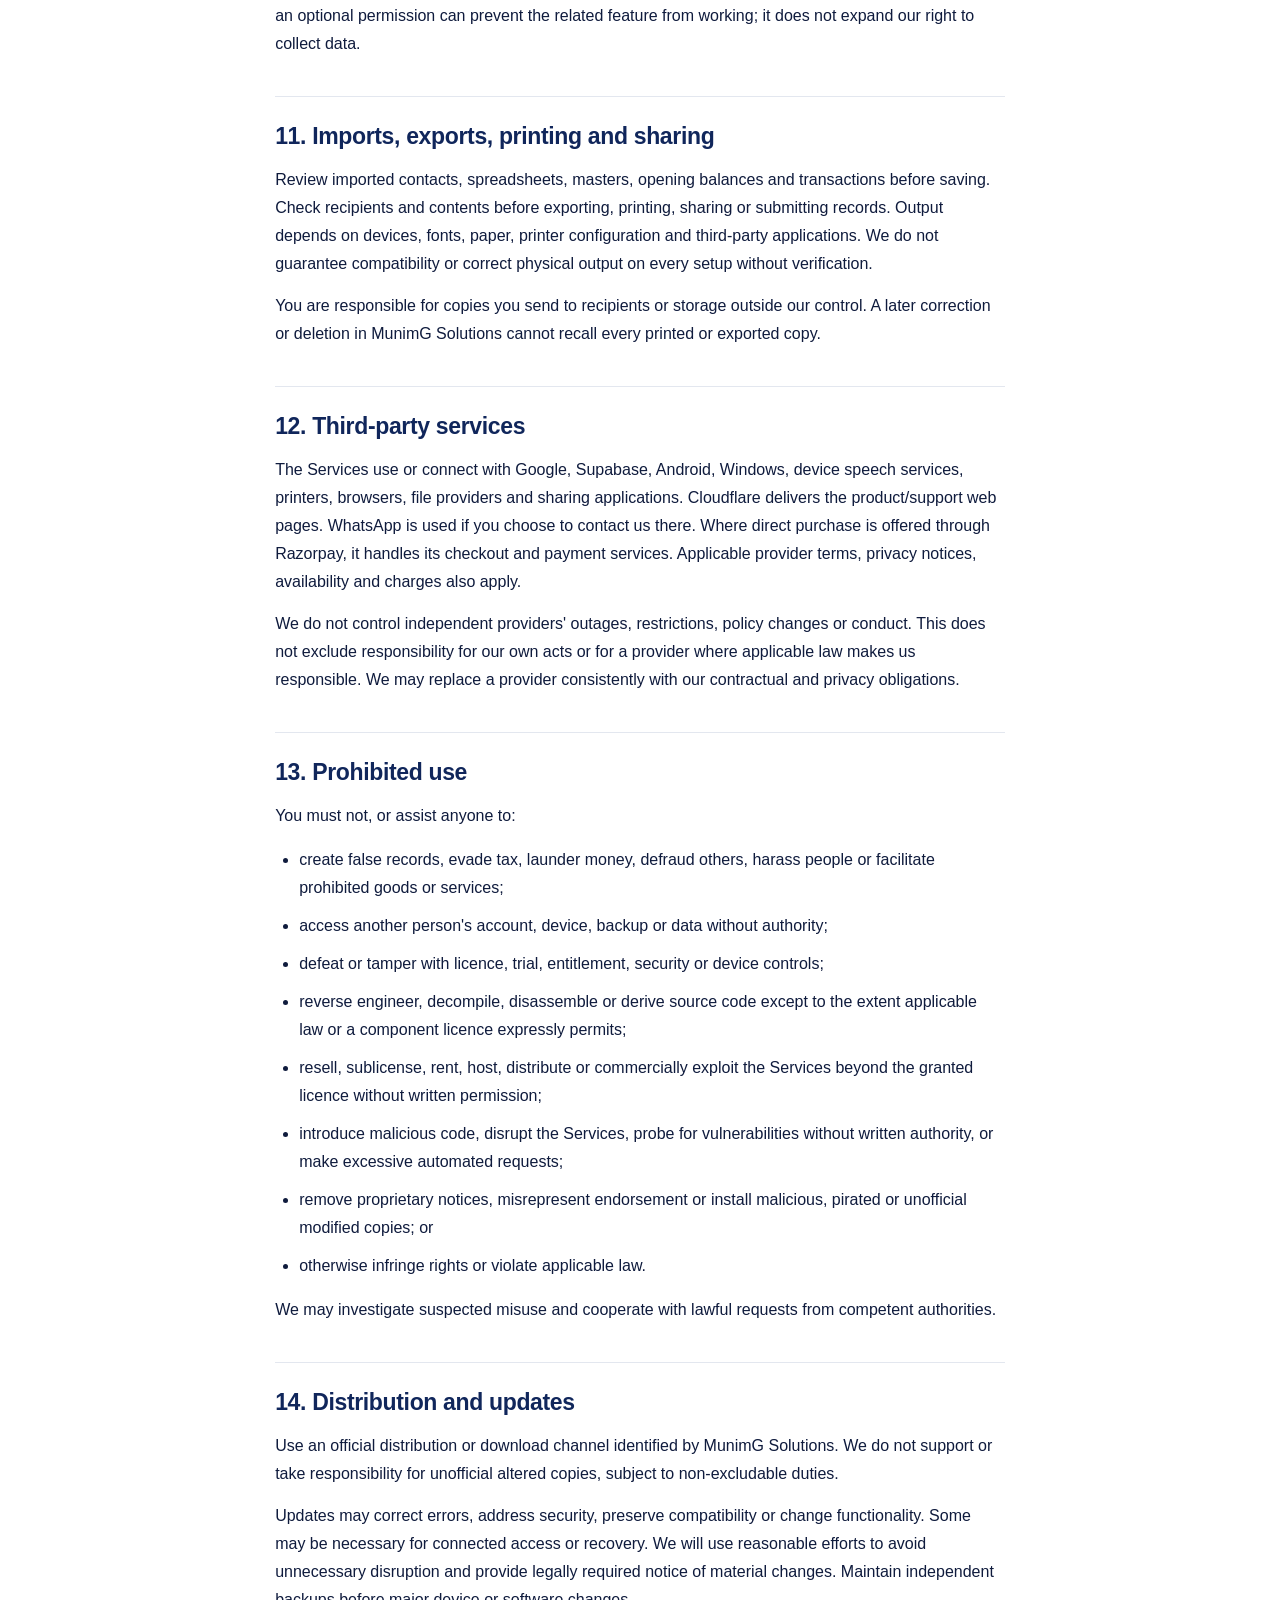
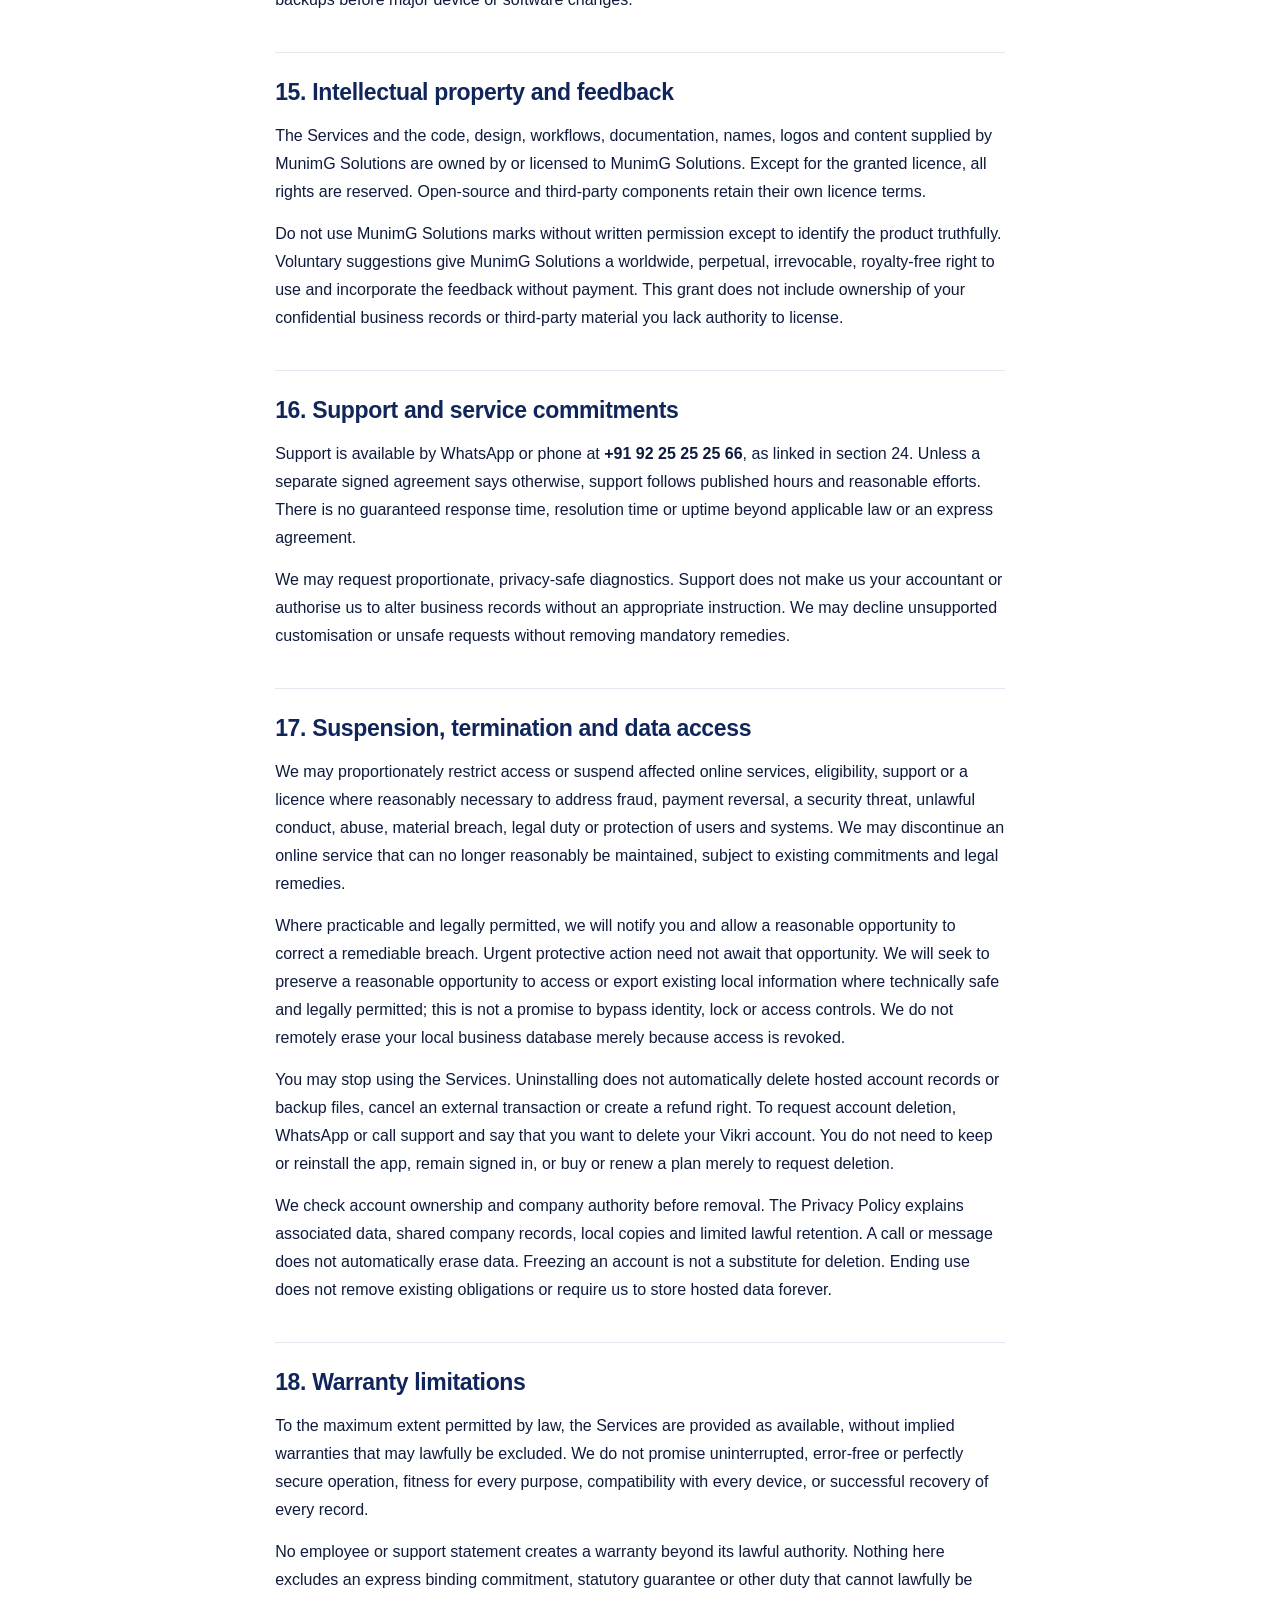
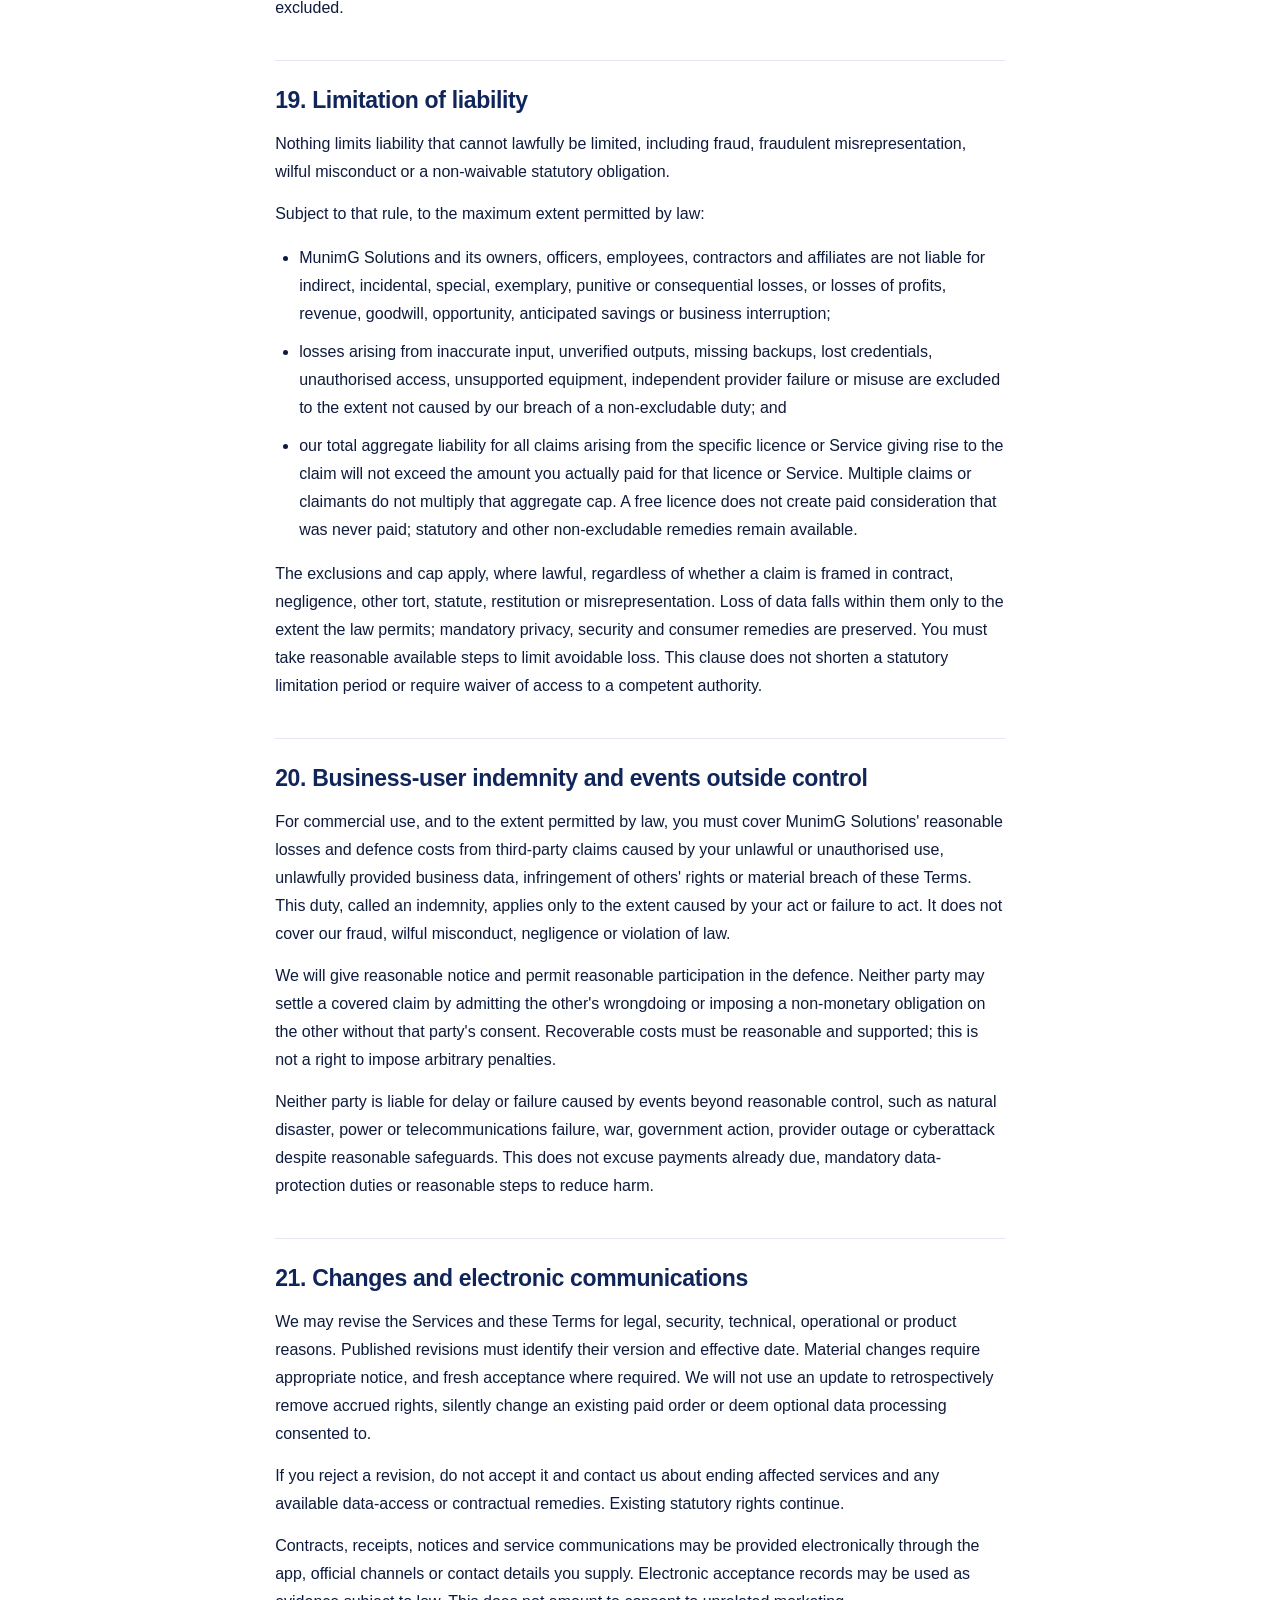
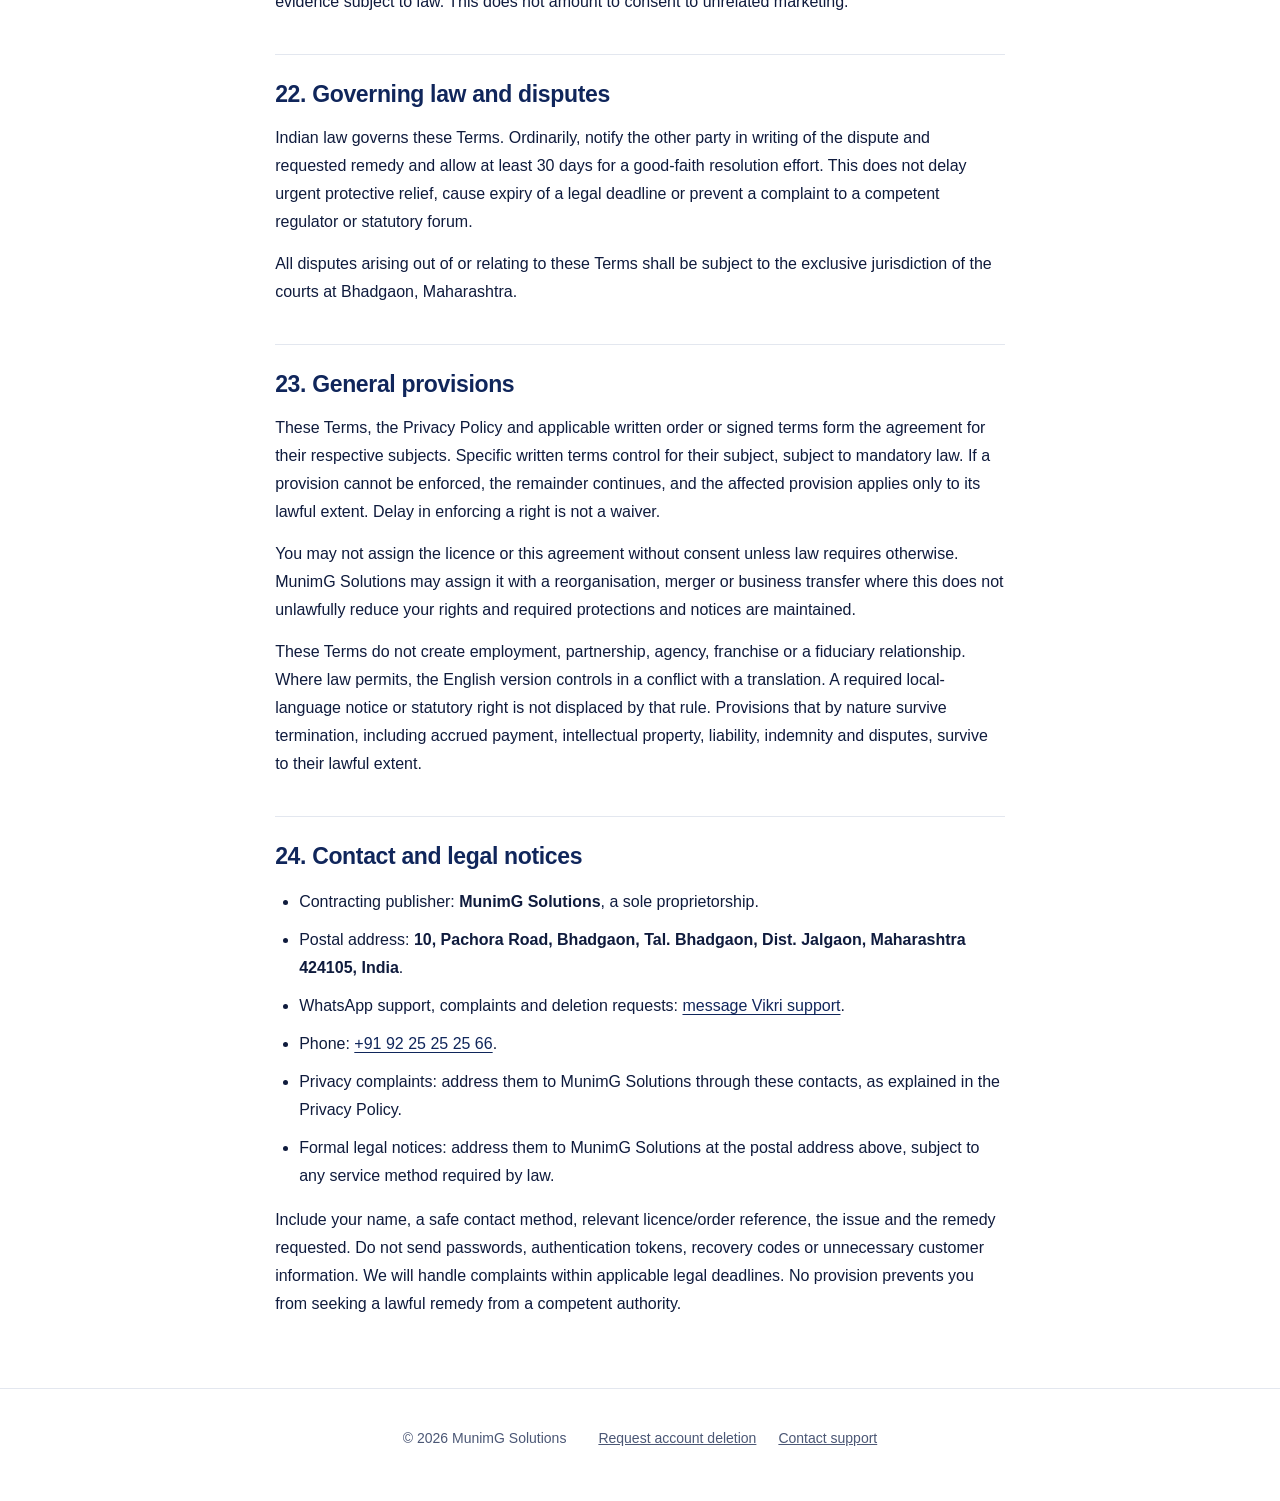
<file: vikri/terms/index.html>
<!DOCTYPE html>
<html lang="en">
<head>
    <meta charset="UTF-8">
    <meta name="viewport" content="width=device-width, initial-scale=1.0">
    <meta name="theme-color" content="#10265b">
    <title>Terms and Conditions | Vikri</title>
    <meta name="description" content="Read the terms and conditions for Vikri from MunimG Solutions.">
    <link rel="canonical" href="https://munimg.net/vikri/terms/">
    <link rel="stylesheet" href="/regional/styles.css?v=36fe49fcf74d">
    <link rel="stylesheet" href="/regional/legal.css?v=6a52ab146fc4">
</head>
<body class="support-page legal-page">
    <a class="skip-link" href="#main">Skip to content</a>
    <div class="page">
        <header class="header">
            <div class="brand"><img src="/regional/images/vikri-lockup.svg" alt="Vikri" width="72" height="56"></div>
            <span class="kicker">Legal information</span>
        </header>
        <main class="legal-shell" id="main">
            <nav class="legal-nav" aria-label="Legal documents">
                <a href="/vikri/privacy/">Privacy Policy</a>
                <a href="/vikri/terms/" aria-current="page">Terms and Conditions</a>
                <a href="/vikri/refund-licence/">Refund and Licence</a>
                <a href="/vikri/support/">Help &amp; Support</a>
            </nav>
            <article class="legal-document">
<h1 id="vikri-terms-and-conditions">Vikri Terms and Conditions</h1>
<p class="legal-document-meta">Version 1.1 · Effective 09-11-2026 · Last updated 09-11-2026.</p>
<p>These Terms are between you and <strong>MunimG Solutions</strong>, a sole proprietorship at <strong>10, Pachora Road, Bhadgaon, Tal. Bhadgaon, Dist. Jalgaon, Maharashtra 424105, India</strong> (we, us or our).</p>
<p>They govern your download, installation, access to and use of Vikri: Billing &amp; Khata, including its Android and Windows applications, account and licence services, synchronization, backups, updates, support and documentation (the Services).</p>
<details class="legal-contents"><summary>On this page</summary><ol><li><a href="#section-1">1. Agreement, acceptance and rejection</a></li><li><a href="#section-2">2. Eligibility and intended use</a></li><li><a href="#section-3">3. Service scope</a></li><li><a href="#section-4">4. Accounting, GST and output verification</a></li><li><a href="#section-5">5. Trial, free operation, licence and devices</a></li><li><a href="#section-6">6. Prices, payment, refunds and cancellation</a></li><li><a href="#section-7">7. Account and security responsibilities</a></li><li><a href="#section-8">8. Business data and cloud processing</a></li><li><a href="#section-9">9. Backups, encryption and recovery</a></li><li><a href="#section-10">10. Privacy and permissions</a></li><li><a href="#section-11">11. Imports, exports, printing and sharing</a></li><li><a href="#section-12">12. Third-party services</a></li><li><a href="#section-13">13. Prohibited use</a></li><li><a href="#section-14">14. Distribution and updates</a></li><li><a href="#section-15">15. Intellectual property and feedback</a></li><li><a href="#section-16">16. Support and service commitments</a></li><li><a href="#section-17">17. Suspension, termination and data access</a></li><li><a href="#section-18">18. Warranty limitations</a></li><li><a href="#section-19">19. Limitation of liability</a></li><li><a href="#section-20">20. Business-user indemnity and events outside control</a></li><li><a href="#section-21">21. Changes and electronic communications</a></li><li><a href="#section-22">22. Governing law and disputes</a></li><li><a href="#section-23">23. General provisions</a></li><li><a href="#section-24">24. Contact and legal notices</a></li></ol></details>
<h2 id="section-1">1. Agreement, acceptance and rejection</h2>
<p>Read these Terms and the <a href="/vikri/privacy/">Privacy Policy</a> before creating an account or activating the Services. By selecting an action clearly identified as accepting these Terms after they have been made available to you, you agree to them. If you do not agree, do not accept or complete onboarding. Merely opening a legal document does not constitute acceptance.</p>
<p>If you act for a shop, company, partnership, proprietorship or other organisation, you confirm that you have authority to bind it. In that case, you and your include that organisation. You are responsible for authorised users acting through your account and business permissions, subject to any responsibility that law places on MunimG Solutions.</p>
<p>The Privacy Policy describes information processing. Accepting these Terms does not substitute for separate consent required for a particular use of personal information. A specific written order or signed agreement controls over these general Terms for its subject. A reseller&#39;s oral statement, advertisement or support conversation does not amend these Terms unless confirmed by a person authorised to bind MunimG Solutions, without excluding liability for representations or rights that cannot lawfully be excluded.</p>
<h2 id="section-2">2. Eligibility and intended use</h2>
<p>You must be at least 18 years old, legally capable of contracting, and permitted by applicable law to use the Services. The Services are primarily for business and self-employed users in India. Each person you authorise must be eligible for their use.</p>
<p>A business-use label does not remove any consumer or statutory protection that actually applies. No provision excludes a right, remedy or duty that applicable law does not permit the parties to exclude.</p>
<h2 id="section-3">3. Service scope</h2>
<p>Depending on the applicable version, plan, device and configuration, the Services provide business record-keeping tools such as billing, purchases, estimates, returns, receipts, payments, khata, stock, reports, exports, printing, sharing, synchronization and backups.</p>
<p>Features and compatibility can vary by Android or Windows version, device, language, third-party service and technical limitations. Preview or experimental functionality may be changed or withdrawn. A roadmap or demonstration is not a commitment to deliver an unpurchased feature. Material changes to an existing paid commitment remain subject to the applicable order, notice requirements and statutory remedies.</p>
<p>MunimG Solutions does not hold customer money, provide banking or lending, act as a payment aggregator, or file statutory returns through these Services. Recording a payment or generating a payment request does not prove settlement by a bank or payment provider.</p>
<h2 id="section-4">4. Accounting, GST and output verification</h2>
<p>The Services are operational and record-keeping tools, not a chartered accountant, tax adviser, auditor, advocate or financial adviser. Obtain qualified advice where needed.</p>
<p>Outputs depend on your source records, dates, rates, classifications, settings, opening balances and transactions. You must review invoices, GST treatment, HSN/SAC classifications, calculations, balances, stock, reports and exported material before relying on or submitting them. You remain responsible for your business&#39;s accounting, tax, employment, consumer and record-retention obligations.</p>
<p>MunimG Solutions does not warrant that every output is correct or sufficient for every legal or commercial purpose. This allocation of verification duties does not exclude liability for our own breach of a duty or express commitment that cannot lawfully be excluded.</p>
<h2 id="section-5">5. Trial, free operation, licence and devices</h2>
<p>The current plan retains one designated Android-phone benefit for each owner subscription. The first claimed phone may receive a fixed 30-day ad-free welcome, or 90 total days when the owner was referred. An eligible Android tablet or Windows installation may receive one fixed 14-day physical-installation trial. Eligibility is subject to account, installation, device and plan controls. We may refuse duplicate or abusive eligibility on reasonable fraud or tampering grounds.</p>
<p>After welcome or trial coverage ends, the designated phone may continue on the local-only free plan with advertising and the applicable Vikri output branding. Other installations need valid trial, support-granted or paid access for full use. DIRECT means paid access through an official direct Android or Windows channel. Active paid access removes the applicable ads and required free-plan output branding and enables connected services according to the plan.</p>
<p>When paid access ends, the designated phone keeps the writable free local plan. Other previously paid devices become read-only, and cloud backup and synchronization pause where the company no longer has the required paid access. Existing local company records remain. Renewal can restore eligible access, but cannot recreate hosted data already removed under the applicable retention rules. A trial ending is not a new paid entitlement.</p>
<p>Subject to these Terms and payment where applicable, we grant a limited, non-exclusive, non-transferable, non-sublicensable licence for your internal business use on permitted active devices. It is revocable on the grounds stated in these Terms. The application is licensed, not sold. You obtain no ownership of its code, design, branding or documentation.</p>
<p>Device transfers require supported identity, plan and security checks. An old offline device may operate only while its signed access lease remains valid and until updated access status applies. You must not deliberately exceed permitted capacity. Secure or remove business information from devices you no longer control.</p>
<p>Daily offline operation remains subject to valid local access and the signed installation lease. Free operation is not a promise of unlimited multi-device access, unlimited hosted storage or continued cloud synchronization after connected access ends. We will not intentionally use trial expiry to trap business data; access and recovery remain subject to legitimate security, technical and legal constraints.</p>
<h2 id="section-6">6. Prices, payment, refunds and cancellation</h2>
<p>Where an official direct purchase is available, the Android direct app or Windows app can start a one-time purchase through the approved payment provider. An authorised support purchase is another supported route. The server supplies the price and checks payment before granting paid access; the app does not invent the price or treat a payment screenshot as proof. Payment-card credentials are entered with the payment provider, not collected by the ERP apps. Availability can differ by distribution channel. Distribution through Google Play does not by itself mean that Play purchases are offered.</p>
<p>The current direct paid term is <strong>12 calendar months</strong>, tracked for the paid devices. Review the selected devices, amount and start/end dates before payment. Adding devices or renewing access follows the dates and unused time shown in the verified order. Renewal is <strong>manual</strong>. Accepting these Terms does not start automatic renewal or permit future automatic charges.</p>
<p>The external quotation, invoice, order or signed agreement specifies price, taxes, capacity, duration and any applicable renewal or refund terms. You are responsible for taxes, bank charges, connectivity and third-party charges allocated to you there or by law. Do not rely on an unauthorised payment request or assume that payment to another person automatically activates access.</p>
<p>You can <strong>request a refund within 7 days of payment, including after access is activated</strong>. WhatsApp or call support using section 24 and give the payment reference. After this period, a change of mind, stopping use or unused capacity does not by itself give a refund right. Cancellation does not by itself give a proportional refund for unused time. This rule does not limit a refund required by law or a more favourable written order. Remedies for duplicate payment, non-supply, defects and misrepresentation remain available. We must disclose the refund terms before purchase and honour more favourable terms already promised for an earlier purchase.</p>
<p>We may investigate payment fraud, reversals and chargebacks and suspend the related paid entitlement on reasonable grounds, with appropriate notice where required. A good-faith complaint alone does not justify destroying records or obstructing a lawful remedy. No automatic renewal or future charge is authorised solely by accepting these Terms.</p>
<h2 id="section-7">7. Account and security responsibilities</h2>
<p>Google sign-in and internet access may be needed for registration, connected access, entitlement refresh, recovery, transfer, support, updates and connected backups. Maintain control of your account, devices, PIN and recovery material; use appropriate device locks and security updates; grant access only to authorised users; and provide accurate registration and support information.</p>
<p>Report suspected unauthorised access promptly. Never disclose passwords, Google tokens, PINs, recovery codes or backup keys through ordinary support channels. We are not responsible for loss caused by your failure to protect access except to the extent attributable to our own breach of a non-excludable duty. We may verify identity and authority before sensitive access, transfer or deletion actions.</p>
<h2 id="section-8">8. Business data and cloud processing</h2>
<p>Your device holds the local working copy of company records. A free-only company does not generate ERP cloud synchronization, although account and licensing services may still process identity and access information online. Exports and sharing are separate transfers.</p>
<p>When company cloud mode is enabled, eligible records and changes are transmitted to the Vikri Cloud service using Supabase. This includes structured business data such as customer/supplier details, bills, receipts, payments, stock and other supported records. Cloud synchronization is not merely licence verification, and it is distinct from encrypted backup-file storage. Do not assume the synchronization service cannot read or process these records.</p>
<p>You retain your rights in data you enter or import. You give MunimG Solutions and its contracted service providers the limited permissions necessary to host, process, transmit, reproduce and restore that data to provide and secure the selected Services, handle your instructions and fulfil applicable legal duties. This is not an ownership transfer or permission to sell your transaction records or use them for unrelated advertising.</p>
<p>You are responsible for the lawful collection and use of information you enter about other people, including required notices, authority, accuracy and access restrictions. Our own legal responsibilities continue to apply. You must not use the Services as a repository for unnecessary sensitive or unlawful material.</p>
<h2 id="section-9">9. Backups, encryption and recovery</h2>
<p>Maintain current, tested copies of important records. Device loss, damage, deletion, storage failure, forgotten credentials, provider restrictions, corruption and user error can cause permanent loss. Synchronization is not a substitute for an independent recoverable backup.</p>
<p>Free local backup files are not encrypted by MunimG Solutions; someone who obtains the file can read its business contents. Trial/paid backups use the protected encrypted format. Vikri Cloud backup accepts encrypted files only. Encryption does not guarantee recovery without the required file, access and recovery material. The separate synchronization service processes structured records as described in section 8.</p>
<p>Managed local backup rotation applies to manual and automatic copies: one checked copy per India calendar day for the latest <strong>three days with successful backups</strong>. The latest <strong>two Safety Backups</strong>, made before a restore, are separate. India calendar days use India Standard Time.</p>
<p>The Vikri Cloud backup policy keeps the latest completed copy from each of the latest <strong>two India calendar days with a successful backup</strong>, plus <strong>one rolling monthly copy</strong>. The monthly copy is the last successful copy from the most recent completed India calendar month that had one. These are company copies shared by its authorised devices. A file used for both daily and monthly purposes is stored once. A replacement must be checked and available before an older copy is removed. A failed upload keeps the previous successful copy.</p>
<p>An App PIN is optional. A copied encrypted file needs its original device key or a PIN saved into that file. An authorised replacement device may instead recover current cloud records through synchronization, where access is available. This can differ from the historical contents of a backup file. Manual exports and files outside managed storage remain under that storage owner&#39;s controls.</p>
<p>Cloud data can be removed after the company&#39;s applicable retention period when connected access ends. Ask support for the applicable period and keep your own copies. A later renewal cannot recreate data already removed. Account deletion is a separate request, as explained in the Privacy Policy.</p>
<p>A backup, import or restore may fail or be rejected by integrity, account, company, compatibility or access checks. Review restored information before relying on it. We do not promise recovery in every circumstance and are not an archival custodian of your statutory records unless a separate signed agreement expressly provides that service.</p>
<h2 id="section-10">10. Privacy and permissions</h2>
<p>The Privacy Policy explains account information, business data, providers, storage destinations, retention, deletion and choices. Read it with these Terms. Optional access to contacts, camera, microphone, Bluetooth or files is used for the selected feature, subject to the applicable permission controls.</p>
<p>Voice input uses the operating-system recognizer and may involve that provider&#39;s online processing. You must review recognised text. Saved text follows the ordinary business-data rules. Do not send unnecessary customer records or sensitive information through diagnostics or support.</p>
<p>Acceptance of these Terms does not waive privacy rights or authorise unrelated processing. Denying an optional permission can prevent the related feature from working; it does not expand our right to collect data.</p>
<h2 id="section-11">11. Imports, exports, printing and sharing</h2>
<p>Review imported contacts, spreadsheets, masters, opening balances and transactions before saving. Check recipients and contents before exporting, printing, sharing or submitting records. Output depends on devices, fonts, paper, printer configuration and third-party applications. We do not guarantee compatibility or correct physical output on every setup without verification.</p>
<p>You are responsible for copies you send to recipients or storage outside our control. A later correction or deletion in MunimG Solutions cannot recall every printed or exported copy.</p>
<h2 id="section-12">12. Third-party services</h2>
<p>The Services use or connect with Google, Supabase, Android, Windows, device speech services, printers, browsers, file providers and sharing applications. Cloudflare delivers the product/support web pages. WhatsApp is used if you choose to contact us there. Where direct purchase is offered through Razorpay, it handles its checkout and payment services. Applicable provider terms, privacy notices, availability and charges also apply.</p>
<p>We do not control independent providers&#39; outages, restrictions, policy changes or conduct. This does not exclude responsibility for our own acts or for a provider where applicable law makes us responsible. We may replace a provider consistently with our contractual and privacy obligations.</p>
<h2 id="section-13">13. Prohibited use</h2>
<p>You must not, or assist anyone to:</p>
<ul>
<li>create false records, evade tax, launder money, defraud others, harass people or facilitate prohibited goods or services;</li>
<li>access another person&#39;s account, device, backup or data without authority;</li>
<li>defeat or tamper with licence, trial, entitlement, security or device controls;</li>
<li>reverse engineer, decompile, disassemble or derive source code except to the extent applicable law or a component licence expressly permits;</li>
<li>resell, sublicense, rent, host, distribute or commercially exploit the Services beyond the granted licence without written permission;</li>
<li>introduce malicious code, disrupt the Services, probe for vulnerabilities without written authority, or make excessive automated requests;</li>
<li>remove proprietary notices, misrepresent endorsement or install malicious, pirated or unofficial modified copies; or</li>
<li>otherwise infringe rights or violate applicable law.</li>
</ul>
<p>We may investigate suspected misuse and cooperate with lawful requests from competent authorities.</p>
<h2 id="section-14">14. Distribution and updates</h2>
<p>Use an official distribution or download channel identified by MunimG Solutions. We do not support or take responsibility for unofficial altered copies, subject to non-excludable duties.</p>
<p>Updates may correct errors, address security, preserve compatibility or change functionality. Some may be necessary for connected access or recovery. We will use reasonable efforts to avoid unnecessary disruption and provide legally required notice of material changes. Maintain independent backups before major device or software changes.</p>
<h2 id="section-15">15. Intellectual property and feedback</h2>
<p>The Services and the code, design, workflows, documentation, names, logos and content supplied by MunimG Solutions are owned by or licensed to MunimG Solutions. Except for the granted licence, all rights are reserved. Open-source and third-party components retain their own licence terms.</p>
<p>Do not use MunimG Solutions marks without written permission except to identify the product truthfully. Voluntary suggestions give MunimG Solutions a worldwide, perpetual, irrevocable, royalty-free right to use and incorporate the feedback without payment. This grant does not include ownership of your confidential business records or third-party material you lack authority to license.</p>
<h2 id="section-16">16. Support and service commitments</h2>
<p>Support is available by WhatsApp or phone at <strong>+91 92 25 25 25 66</strong>, as linked in section 24. Unless a separate signed agreement says otherwise, support follows published hours and reasonable efforts. There is no guaranteed response time, resolution time or uptime beyond applicable law or an express agreement.</p>
<p>We may request proportionate, privacy-safe diagnostics. Support does not make us your accountant or authorise us to alter business records without an appropriate instruction. We may decline unsupported customisation or unsafe requests without removing mandatory remedies.</p>
<h2 id="section-17">17. Suspension, termination and data access</h2>
<p>We may proportionately restrict access or suspend affected online services, eligibility, support or a licence where reasonably necessary to address fraud, payment reversal, a security threat, unlawful conduct, abuse, material breach, legal duty or protection of users and systems. We may discontinue an online service that can no longer reasonably be maintained, subject to existing commitments and legal remedies.</p>
<p>Where practicable and legally permitted, we will notify you and allow a reasonable opportunity to correct a remediable breach. Urgent protective action need not await that opportunity. We will seek to preserve a reasonable opportunity to access or export existing local information where technically safe and legally permitted; this is not a promise to bypass identity, lock or access controls. We do not remotely erase your local business database merely because access is revoked.</p>
<p>You may stop using the Services. Uninstalling does not automatically delete hosted account records or backup files, cancel an external transaction or create a refund right. To request account deletion, WhatsApp or call support and say that you want to delete your Vikri account. You do not need to keep or reinstall the app, remain signed in, or buy or renew a plan merely to request deletion.</p>
<p>We check account ownership and company authority before removal. The Privacy Policy explains associated data, shared company records, local copies and limited lawful retention. A call or message does not automatically erase data. Freezing an account is not a substitute for deletion. Ending use does not remove existing obligations or require us to store hosted data forever.</p>
<h2 id="section-18">18. Warranty limitations</h2>
<p>To the maximum extent permitted by law, the Services are provided as available, without implied warranties that may lawfully be excluded. We do not promise uninterrupted, error-free or perfectly secure operation, fitness for every purpose, compatibility with every device, or successful recovery of every record.</p>
<p>No employee or support statement creates a warranty beyond its lawful authority. Nothing here excludes an express binding commitment, statutory guarantee or other duty that cannot lawfully be excluded.</p>
<h2 id="section-19">19. Limitation of liability</h2>
<p>Nothing limits liability that cannot lawfully be limited, including fraud, fraudulent misrepresentation, wilful misconduct or a non-waivable statutory obligation.</p>
<p>Subject to that rule, to the maximum extent permitted by law:</p>
<ul>
<li>MunimG Solutions and its owners, officers, employees, contractors and affiliates are not liable for indirect, incidental, special, exemplary, punitive or consequential losses, or losses of profits, revenue, goodwill, opportunity, anticipated savings or business interruption;</li>
<li>losses arising from inaccurate input, unverified outputs, missing backups, lost credentials, unauthorised access, unsupported equipment, independent provider failure or misuse are excluded to the extent not caused by our breach of a non-excludable duty; and</li>
<li>our total aggregate liability for all claims arising from the specific licence or Service giving rise to the claim will not exceed the amount you actually paid for that licence or Service. Multiple claims or claimants do not multiply that aggregate cap. A free licence does not create paid consideration that was never paid; statutory and other non-excludable remedies remain available.</li>
</ul>
<p>The exclusions and cap apply, where lawful, regardless of whether a claim is framed in contract, negligence, other tort, statute, restitution or misrepresentation. Loss of data falls within them only to the extent the law permits; mandatory privacy, security and consumer remedies are preserved. You must take reasonable available steps to limit avoidable loss. This clause does not shorten a statutory limitation period or require waiver of access to a competent authority.</p>
<h2 id="section-20">20. Business-user indemnity and events outside control</h2>
<p>For commercial use, and to the extent permitted by law, you must cover MunimG Solutions&#39; reasonable losses and defence costs from third-party claims caused by your unlawful or unauthorised use, unlawfully provided business data, infringement of others&#39; rights or material breach of these Terms. This duty, called an indemnity, applies only to the extent caused by your act or failure to act. It does not cover our fraud, wilful misconduct, negligence or violation of law.</p>
<p>We will give reasonable notice and permit reasonable participation in the defence. Neither party may settle a covered claim by admitting the other&#39;s wrongdoing or imposing a non-monetary obligation on the other without that party&#39;s consent. Recoverable costs must be reasonable and supported; this is not a right to impose arbitrary penalties.</p>
<p>Neither party is liable for delay or failure caused by events beyond reasonable control, such as natural disaster, power or telecommunications failure, war, government action, provider outage or cyberattack despite reasonable safeguards. This does not excuse payments already due, mandatory data-protection duties or reasonable steps to reduce harm.</p>
<h2 id="section-21">21. Changes and electronic communications</h2>
<p>We may revise the Services and these Terms for legal, security, technical, operational or product reasons. Published revisions must identify their version and effective date. Material changes require appropriate notice, and fresh acceptance where required. We will not use an update to retrospectively remove accrued rights, silently change an existing paid order or deem optional data processing consented to.</p>
<p>If you reject a revision, do not accept it and contact us about ending affected services and any available data-access or contractual remedies. Existing statutory rights continue.</p>
<p>Contracts, receipts, notices and service communications may be provided electronically through the app, official channels or contact details you supply. Electronic acceptance records may be used as evidence subject to law. This does not amount to consent to unrelated marketing.</p>
<h2 id="section-22">22. Governing law and disputes</h2>
<p>Indian law governs these Terms. Ordinarily, notify the other party in writing of the dispute and requested remedy and allow at least 30 days for a good-faith resolution effort. This does not delay urgent protective relief, cause expiry of a legal deadline or prevent a complaint to a competent regulator or statutory forum.</p>
<p>All disputes arising out of or relating to these Terms shall be subject to the exclusive jurisdiction of the courts at Bhadgaon, Maharashtra.</p>
<h2 id="section-23">23. General provisions</h2>
<p>These Terms, the Privacy Policy and applicable written order or signed terms form the agreement for their respective subjects. Specific written terms control for their subject, subject to mandatory law. If a provision cannot be enforced, the remainder continues, and the affected provision applies only to its lawful extent. Delay in enforcing a right is not a waiver.</p>
<p>You may not assign the licence or this agreement without consent unless law requires otherwise. MunimG Solutions may assign it with a reorganisation, merger or business transfer where this does not unlawfully reduce your rights and required protections and notices are maintained.</p>
<p>These Terms do not create employment, partnership, agency, franchise or a fiduciary relationship. Where law permits, the English version controls in a conflict with a translation. A required local-language notice or statutory right is not displaced by that rule. Provisions that by nature survive termination, including accrued payment, intellectual property, liability, indemnity and disputes, survive to their lawful extent.</p>
<h2 id="section-24">24. Contact and legal notices</h2>
<ul>
<li>Contracting publisher: <strong>MunimG Solutions</strong>, a sole proprietorship.</li>
<li>Postal address: <strong>10, Pachora Road, Bhadgaon, Tal. Bhadgaon, Dist. Jalgaon, Maharashtra 424105, India</strong>.</li>
<li>WhatsApp support, complaints and deletion requests: <a href="https://wa.me/919225252566">message Vikri support</a>.</li>
<li>Phone: <a href="tel:+919225252566">+91 92 25 25 25 66</a>.</li>
<li>Privacy complaints: address them to MunimG Solutions through these contacts, as explained in the Privacy Policy.</li>
<li>Formal legal notices: address them to MunimG Solutions at the postal address above, subject to any service method required by law.</li>
</ul>
<p>Include your name, a safe contact method, relevant licence/order reference, the issue and the remedy requested. Do not send passwords, authentication tokens, recovery codes or unnecessary customer information. We will handle complaints within applicable legal deadlines. No provision prevents you from seeking a lawful remedy from a competent authority.</p>

            </article>
        </main>
        <footer class="footer help-footer">
            <span>© 2026 MunimG Solutions</span>
            <nav class="legal-links" aria-label="Help links"><a href="/vikri/delete-account/">Request account deletion</a><a href="/vikri/support/">Contact support</a></nav>
        </footer>
    </div>
</body>
</html>
</file>
<file: regional/styles.css>
:root {
    color-scheme: light;
    --navy: #10265b;
    --saffron: #f29b16;
    --saffron-soft: #fdebcb;
    --ink: #0f1b3d;
    --muted: #4b5775;
    --on-navy: #d5ddf0;
    --line: #e3e7ef;
    --line-on-navy: rgba(255, 255, 255, .18);
    --soft: #f6f7fa;
    --tint: #e8f2ff;
    --tint-ink: #0a4f86;
    --bg: #ffffff;
    --app-blue: #0b6bb0;
}
* { box-sizing: border-box; }
body { margin: 0; background: var(--navy); color: var(--ink); font: 400 16px/1.55 'Inter', 'Noto Sans Devanagari', Arial, sans-serif; }
a { color: inherit; }
a:focus-visible, summary:focus-visible { outline: 3px solid var(--navy); outline-offset: 3px; }
.band-navy a:focus-visible { outline-color: #ffffff; }
h1, h2, h3, p, ul { margin: 0; }
img { display: block; max-width: 100%; }
.skip-link { position: absolute; top: -100px; left: 12px; padding: 12px 18px; background: var(--bg); color: var(--ink); z-index: 10; }
.skip-link:focus { top: 12px; }
.band { background: var(--bg); padding-inline: clamp(20px, 5vw, 72px); }
.band-navy { background: var(--navy); color: #ffffff; }
.band-soft { background: var(--soft); }
.wrap { max-width: 1240px; margin-inline: auto; }
h2 { color: var(--navy); font-size: clamp(34px, 3.6vw, 52px); line-height: 1.1; letter-spacing: -.02em; font-weight: 700; }
.band-navy h2 { color: #ffffff; }
h3 { font-size: 20px; line-height: 1.3; font-weight: 600; }
.section-lead { margin-top: 14px; color: var(--muted); font-size: 20px; }
.icon { width: 18px; height: 18px; flex-shrink: 0; fill: none; stroke: currentColor; stroke-width: 2; stroke-linecap: round; stroke-linejoin: round; }

.header { display: flex; justify-content: space-between; align-items: center; gap: 24px; padding-block: 24px; }
.brand { display: inline-flex; }
.brand img { height: 64px; width: auto; }
.nav { display: flex; align-items: center; gap: 32px; }
.nav a { display: inline-flex; align-items: center; min-height: 44px; min-width: 44px; font-weight: 500; text-decoration: none; }

.button { display: inline-flex; align-items: center; justify-content: center; gap: 10px; min-height: 52px; padding: 0 22px; border: 1px solid var(--navy); border-radius: 12px; background: transparent; color: var(--navy); font-size: 16px; font-weight: 600; text-decoration: none; }
.button-primary { background: var(--navy); color: #ffffff; }
.button-saffron { border-color: var(--saffron); background: var(--saffron); color: var(--navy); }
.button-on-navy { border-color: rgba(255, 255, 255, .55); color: #ffffff; }
a.button:hover { opacity: .88; }
.actions { display: flex; flex-wrap: wrap; align-items: center; gap: 16px 28px; }
.text-link { display: inline-flex; align-items: center; min-height: 44px; font-weight: 500; text-underline-offset: 4px; }

.hero { padding-top: clamp(16px, 3vw, 40px); }
.hero-top { display: grid; grid-template-columns: repeat(2, minmax(0, 1fr)); gap: 40px clamp(48px, 6vw, 96px); align-items: end; }
.kicker { color: var(--navy); font-size: 16px; font-weight: 600; }
.hero .kicker { margin-bottom: 20px; color: var(--saffron); font-size: 18px; }
h1 { color: var(--navy); font-size: clamp(50px, 5.9vw, 88px); line-height: 1.04; letter-spacing: -.03em; font-weight: 700; }
.hero h1 { color: #ffffff; }
.lead { max-width: 30em; color: var(--on-navy); font-size: 20px; line-height: 1.5; }
.hero .actions { margin-top: 28px; }
.availability { margin-top: 18px; color: var(--on-navy); }
.stage { position: relative; max-width: 1140px; height: 760px; margin: 64px auto -380px; }
.shot-window { position: absolute; top: 0; left: 0; width: calc(100% - 280px); overflow: hidden; border-radius: 14px; background: var(--bg); box-shadow: 0 24px 60px rgba(6, 16, 46, .35); }
.shot-window img { width: 100%; height: auto; }
.shot-phone { position: absolute; top: 95px; right: 0; width: 300px; height: 666px; padding: 8px; border: 1px solid rgba(255, 255, 255, .22); border-radius: 36px; background: #0b1b44; box-shadow: 0 24px 60px rgba(6, 16, 46, .4); }
.shot-phone img { width: 100%; height: 100%; object-fit: cover; object-position: top; border-radius: 28px; background: var(--bg); }

.how { padding-top: 492px; padding-bottom: clamp(72px, 7.8vw, 112px); }
.steps { display: grid; grid-template-columns: repeat(3, minmax(0, 1fr)); gap: 20px; margin-top: 44px; }
.step { display: flex; flex-direction: column; }
.step h3 { margin: 20px 0 6px; }
.step p { color: var(--muted); }
.mini { display: flex; flex-direction: column; justify-content: center; gap: 10px; height: 256px; padding: 24px; border-radius: 12px; background: var(--soft); font-size: 14px; }
.mini-label { margin-bottom: 8px; color: var(--muted); }
.chips { display: flex; flex-wrap: wrap; gap: 8px; }
.chip { padding: 6px 12px; border: 1px solid #d7dee8; border-radius: 8px; background: var(--bg); }
.mini-total { color: var(--navy); font-weight: 600; }
.mini-same, .mini-row { display: flex; justify-content: space-between; align-items: center; gap: 12px; }
.mini-same { padding: 10px 12px; border: 1px solid #d7dee8; border-radius: 8px; background: var(--bg); }
.mini-same span:first-child { font-weight: 600; }
.mini-row { padding-inline: 12px; }
.mini-qty { width: 48px; padding: 4px 0; border: 1px solid #d7dee8; border-radius: 6px; background: var(--bg); text-align: center; }
.mini-button { display: flex; align-items: center; justify-content: center; height: 40px; border-radius: 8px; background: var(--app-blue); color: #ffffff; font-weight: 600; }

.split { display: flex; flex-wrap: wrap; gap: 32px clamp(48px, 6vw, 96px); }
.split-center { align-items: center; }
.split-side { flex: 1 1 340px; min-width: 0; }
.split-main { flex: 999 1 560px; min-width: 0; }

.clicks { padding-block: clamp(72px, 6.6vw, 96px); }
.clicks-example { margin-top: 16px; color: var(--on-navy); font-size: 20px; }
.click-table { width: 100%; border-collapse: collapse; }
.click-table thead th, .click-table thead td { padding: 0 0 14px 16px; color: #ffffff; font-size: 18px; font-weight: 700; text-align: right; }
.click-table thead .click-other { color: var(--on-navy); font-weight: 500; }
.click-table tbody th, .click-table tbody td { padding: 16px 0 16px 16px; border-top: 1px solid var(--line-on-navy); border-bottom: 1px solid var(--line-on-navy); line-height: 1.1; text-align: right; }
.click-table tbody th { padding-left: 0; font-size: 20px; font-weight: 500; line-height: 1.35; text-align: left; }
.click-table tbody .click-other { color: var(--on-navy); font-size: 40px; font-weight: 500; }
.click-vikri { color: var(--saffron); font-size: 64px; font-weight: 700; }
.click-note { margin-top: 14px; color: var(--on-navy); }

.staff { padding-block: clamp(72px, 7.8vw, 112px); }
.staff-layout { display: flex; flex-wrap: wrap; align-items: center; gap: 48px clamp(48px, 6vw, 96px); }
.staff-copy { flex: 1 1 420px; min-width: 0; }
.fact-list { margin-top: 32px; }
.fact { padding-block: 16px 18px; border-top: 1px solid var(--line); }
.fact:last-child { padding-bottom: 0; }
.fact h3 { margin-bottom: 4px; }
.fact p { color: var(--muted); }
.pay-card { flex: 1 1 400px; min-width: 0; max-width: 520px; padding: 24px; border: 1px solid var(--line); border-radius: 12px; background: var(--bg); box-shadow: 0 16px 40px rgba(16, 38, 91, .08); }
.pay-head { display: flex; justify-content: space-between; align-items: baseline; gap: 16px; color: var(--muted); }
.pay-head strong { color: var(--ink); font-size: 20px; font-weight: 600; }
.pay-month { margin-top: 4px; color: var(--muted); }
.week-days, .days { display: grid; grid-template-columns: repeat(7, minmax(0, 1fr)); gap: 6px; }
.week-days { margin-top: 16px; color: var(--muted); font-size: 14px; text-align: center; }
.days { margin-top: 6px; }
.day { display: flex; align-items: center; justify-content: center; height: 40px; border-radius: 8px; background: var(--tint); color: var(--tint-ink); font-size: 14px; font-weight: 500; }
.day-off { background: #f1f3f7; color: var(--muted); }
.day-absent { background: var(--saffron); color: var(--navy); font-weight: 600; }
.legend { display: flex; flex-wrap: wrap; gap: 6px 16px; margin-top: 14px; color: var(--muted); font-size: 14px; }
.legend span { display: inline-flex; align-items: center; gap: 6px; }
.key { width: 12px; height: 12px; border-radius: 3px; }
.key-present { border: 1px solid #b9d6f2; background: var(--tint); }
.key-off { border: 1px solid #d7dee8; background: #f1f3f7; }
.key-absent { background: var(--saffron); }
.pay-lines { display: flex; flex-direction: column; gap: 4px; margin-top: 18px; padding-top: 14px; border-top: 1px solid var(--line); }
.pay-lines div { display: flex; justify-content: space-between; gap: 16px; }
.pay-lines .pay-total { margin-top: 4px; color: var(--navy); font-size: 20px; font-weight: 700; }

.languages-band { padding-block: clamp(72px, 6.6vw, 96px); }
h2.small-title { margin-bottom: 28px; color: var(--muted); font-size: 20px; line-height: 1.3; letter-spacing: 0; font-weight: 500; }
.language-words { display: flex; flex-wrap: wrap; align-items: center; gap: 12px 28px; color: var(--navy); font-size: clamp(40px, 5vw, 72px); line-height: 1.2; font-weight: 600; letter-spacing: -.01em; }
.language-words i { width: 12px; height: 12px; border-radius: 50%; background: var(--saffron); }
.fact-stack { display: flex; flex-direction: column; gap: 24px; }
.fact-stack h3 { margin-bottom: 4px; }
.fact-stack p { color: var(--muted); }

.plans { padding-block: clamp(72px, 7.8vw, 112px); }
.plan-grid { display: grid; grid-template-columns: repeat(3, minmax(0, 1fr)); gap: 16px; margin-top: 44px; }
.plan { padding: 28px; border: 1px solid var(--line); border-radius: 12px; }
.plan-free { border-color: var(--soft); background: var(--soft); }
.plan-both { padding: 27px; border: 2px solid var(--navy); }
.price { margin-block: 14px; color: var(--navy); font-size: 40px; line-height: 1.1; font-weight: 700; letter-spacing: -.02em; }
.price span, .row-price span { color: var(--muted); font-size: 16px; font-weight: 400; letter-spacing: 0; }
.plan ul { margin-top: 16px; padding-left: 20px; color: var(--muted); }
.plan li { margin-top: 6px; padding-left: 4px; }
.plan li::marker { color: var(--saffron); }
.plan-rows { display: grid; grid-template-columns: repeat(2, minmax(0, 1fr)); gap: 0 48px; margin-top: 28px; }
.plan-row { display: flex; justify-content: space-between; align-items: center; gap: 16px; padding-block: 16px; border-block: 1px solid var(--line); }
.plan-row h3 { font-size: 18px; }
.plan-row p { color: var(--muted); }
.plan-row .row-price { color: var(--navy); font-size: 20px; font-weight: 700; white-space: nowrap; }
.plan-bottom { display: flex; flex-wrap: wrap; justify-content: space-between; align-items: center; gap: 20px 32px; margin-top: 28px; color: var(--muted); }

.questions { padding-bottom: clamp(72px, 7.8vw, 112px); }
.questions-layout { padding-top: clamp(48px, 5vw, 72px); border-top: 1px solid var(--line); }
.question-grid { display: grid; grid-template-columns: repeat(2, minmax(0, 1fr)); gap: 32px 48px; }
.question-grid h3 { margin-bottom: 8px; }
.question-grid p { color: var(--muted); }

.help { padding-block: clamp(64px, 6.6vw, 96px) clamp(56px, 5vw, 72px); }
.help-layout { display: flex; flex-wrap: wrap; justify-content: space-between; align-items: center; gap: 32px 64px; }
.help-lead { margin-top: 12px; color: var(--on-navy); font-size: 20px; }
.help-actions-row { display: flex; flex-wrap: wrap; align-items: center; gap: 16px 24px; }
.help-actions-row .actions { gap: 12px; }
.contact-number { display: inline-flex; align-items: center; min-height: 44px; font-size: 28px; font-weight: 600; letter-spacing: .01em; text-decoration: none; font-variant-numeric: tabular-nums; white-space: nowrap; }

.footer { display: flex; flex-wrap: wrap; justify-content: space-between; align-items: center; gap: 16px 40px; padding-block: 28px 40px; border-top: 1px solid var(--line-on-navy); color: var(--on-navy); font-size: 14px; }
.footer-brand { display: flex; align-items: center; gap: 20px; }
.footer-brand img { height: 48px; width: auto; }
.footer a { display: inline-flex; align-items: center; min-height: 44px; }

.support-page { background: var(--bg); }
.support-page .header { padding-inline: clamp(20px, 5vw, 72px); border-bottom: 1px solid var(--line); }
.support-page .brand img { height: 56px; }
.support-icon { display: grid; place-items: center; width: 50px; height: 50px; margin: 0 auto 18px; border-radius: 12px; background: var(--tint); color: var(--navy); }
.support-icon .icon { width: 24px; height: 24px; }
.help-main { max-width: 570px; margin: auto; padding: 60px 20px 40px; text-align: center; }
.help-main h1 { margin: 14px 0 18px; font-size: clamp(34px, 6vw, 44px); }
.copy { color: var(--muted); }
.help-main .contact-number { gap: 6px; margin-top: 24px; color: var(--navy); font-size: 22px; font-weight: 400; }
.country-code { margin-right: 3px; color: var(--muted); font-size: 14px; }
.phone-digits { display: inline-block; padding: 7px 11px; border-radius: 7px; background: var(--saffron-soft); color: var(--ink); }
.help-actions { display: grid; grid-template-columns: repeat(2, minmax(0, 1fr)); gap: 14px; margin-top: 24px; }
.languages { margin-top: 20px; color: var(--muted); font-size: 14px; }
.help-note { max-width: 400px; margin: 24px auto; color: var(--muted); font-size: 14px; }
.faq { margin-top: 32px; border-top: 1px solid var(--line); text-align: left; }
.faq details { border-bottom: 1px solid var(--line); }
.faq details:last-child { border: 0; }
.faq summary { min-height: 48px; padding-block: 14px; font-weight: 500; cursor: pointer; }
.faq details p { max-width: 650px; padding-bottom: 18px; color: var(--muted); }
.support-page .footer { justify-content: center; padding-inline: 20px; border-top-color: var(--line); color: var(--muted); }

@media (max-width: 1000px) {
    .steps, .plan-grid, .plan-rows, .question-grid { grid-template-columns: repeat(1, minmax(0, 1fr)); }
    .plan-rows .plan-row + .plan-row { border-top: 0; }
}
@media (max-width: 900px) {
    .hero-top { grid-template-columns: repeat(1, minmax(0, 1fr)); }
    h1 { font-size: clamp(38px, 12.4vw, 76px); }
    .hero .kicker { font-size: 16px; }
    .lead, .section-lead, .clicks-example, .help-lead { font-size: 18px; }
}
@media (max-width: 820px) {
    .brand img { height: 56px; }
    .shot-window { display: none; }
    .stage { max-width: 300px; height: 666px; margin: 44px auto -300px; }
    .shot-phone { top: 0; right: auto; left: 50%; transform: translateX(-50%); }
    .how { padding-top: 364px; }
}
@media (max-width: 560px) {
    h2 { line-height: 1.12; }
    h3 { line-height: 1.55; }
    .section-lead { margin-top: 12px; }
    .band-navy .header { padding-block: 16px; }
    .nav { gap: 24px; }

    .hero { padding-top: 28px; }
    .hero-top { gap: 22px; }
    .hero .kicker { margin-bottom: 14px; }
    .hero h1 { line-height: 1.05; }
    .hero .actions { margin-top: 26px; }
    .hero .actions .button { width: 100%; }
    .hero .text-link { display: none; }
    .availability { margin-top: 16px; text-align: center; }

    .how { padding-bottom: 64px; }
    .steps { gap: 32px; margin-top: 28px; }
    .step h3 { margin: 16px 0 4px; }
    .mini { height: 236px; padding: 20px; }
    .mini-label { margin-bottom: 6px; }
    .step:nth-child(1) .mini { gap: 14px; }
    .step:nth-child(3) .mini { gap: 8px; }
    .step:nth-child(3) .mini-button { margin-top: 4px; }

    .clicks { padding-block: 64px; }
    .clicks .split { gap: 24px; }
    .clicks-example, .click-note { margin-top: 12px; }
    .click-table thead th, .click-table thead td { padding: 0 0 12px 12px; font-size: 16px; line-height: 1.3; vertical-align: bottom; }
    .click-table thead td { padding-left: 0; }
    .click-table thead .click-other { width: 96px; font-size: 14px; }
    .click-table thead th:last-child { width: 76px; }
    .click-table tbody th { padding: 14px 8px 14px 0; font-size: 18px; }
    .click-table tbody td { padding: 14px 0 14px 12px; }
    .click-table tbody .click-other { font-size: 32px; }
    .click-vikri { font-size: 48px; }

    .staff-layout { flex-direction: column; flex-wrap: nowrap; align-items: stretch; gap: 0; }
    .staff-copy { display: contents; }
    .staff-copy h2 { order: 1; }
    .staff-copy .section-lead { order: 2; }
    .pay-card { order: 3; flex: none; max-width: none; margin-top: 28px; padding: 18px; }
    .fact-list { order: 4; margin-top: 28px; }
    .pay-month { margin-top: 2px; }
    .week-days, .days { gap: 5px; }
    .week-days { margin-top: 14px; }
    .day { height: 36px; }
    .legend { gap: 6px 14px; margin-top: 12px; }
    .pay-lines { margin-top: 14px; padding-top: 12px; }

    .languages-band { padding-block: 64px; }
    .languages-band .split { gap: 36px; }
    h2.small-title { margin-bottom: 18px; font-size: 18px; line-height: 1.55; }
    .language-words { flex-direction: column; align-items: flex-start; gap: 4px; font-size: 44px; line-height: 1.25; }
    .language-words i { display: none; }
    .fact-stack { gap: 22px; }

    .plan-grid { gap: 12px; margin-top: 32px; }
    .plan { padding: 20px; }
    .plan-free { border: 0; }
    .plan:not(.plan-both) li:first-child { margin-top: 0; }
    .plan:not(.plan-both) { display: grid; grid-template-columns: minmax(0, 1fr) auto; column-gap: 12px; align-items: baseline; }
    .plan:not(.plan-both) > p:not(.price), .plan:not(.plan-both) > ul { grid-column: 1 / -1; }
    .plan-both { padding: 19px; }
    .plan .price { margin: 0; font-size: 34px; white-space: nowrap; }
    .plan-both .price { margin-top: 8px; }
    .plan > p:not(.price) { margin-top: 8px; }
    .plan ul { margin-top: 12px; }
    .plan li { margin-top: 4px; }
    .plan-rows { margin-top: 20px; }
    .plan-row { padding-block: 14px; }
    .plan-bottom { gap: 20px; margin-top: 20px; }
    .plan-bottom .button, .help-actions-row, .help-actions-row .actions { width: 100%; }

    .questions-layout { gap: 24px; }
    .question-grid h3 { line-height: 1.3; }

    .help { padding-block: 64px 48px; }
    .help-layout, .help-actions-row { gap: 22px; }
    .help .icon { display: none; }
    .help-actions-row .button { flex: 1 1 0; }
    .help-actions { grid-template-columns: repeat(1, minmax(0, 1fr)); }

    .band-navy .footer { flex-direction: column-reverse; align-items: flex-start; gap: 20px; padding-block: 24px 32px; }
    .footer-brand { gap: 16px; }
}
@media (forced-colors: active) {
    .button, .mini-button, .shot-phone, .day { border: 1px solid ButtonText; }
    .shot-window, .shot-phone, .pay-card { box-shadow: none; }
}
</file>
<file: regional/legal.css>
/* Legal documents and the legal navigation shared by their entry pages. */
.legal-links { display: flex; flex-wrap: wrap; align-items: center; gap: 4px 22px; }
.legal-links a { min-height: 44px; }
.legal-page .header { max-width: none; }
.legal-page .legal-shell { max-width: 1080px; margin-inline: auto; padding: 32px clamp(20px, 5vw, 56px) 56px; }
.legal-nav { display: flex; flex-wrap: wrap; align-items: center; gap: 0 24px; padding-bottom: 22px; border-bottom: 1px solid var(--line); margin-bottom: 30px; }
.legal-nav a { display: inline-flex; align-items: center; min-height: 44px; color: var(--muted); text-underline-offset: 4px; }
.legal-nav a[aria-current="page"] { color: var(--navy); font-weight: 700; }
.legal-document { max-width: 82ch; margin-inline: auto; overflow-wrap: anywhere; }
.legal-document h1 { margin-bottom: 24px; font-size: clamp(34px, 5vw, 52px); line-height: 1.15; }
.legal-document h2 { margin: 38px 0 14px; padding-top: 24px; border-top: 1px solid var(--line); font-size: 23px; line-height: 1.35; letter-spacing: -.015em; scroll-margin-top: 24px; }
.legal-document h3 { margin: 26px 0 12px; font-size: 19px; line-height: 1.4; scroll-margin-top: 24px; }
.legal-document p { margin: 14px 0; line-height: 1.75; }
.legal-document ul, .legal-document ol { margin: 16px 0; padding-left: 24px; }
.legal-document li { margin: 10px 0; line-height: 1.75; }
.legal-document a { color: var(--navy); text-underline-offset: 3px; }
.legal-document-meta { color: var(--muted); font-size: 14px; }
.legal-contents { margin: 24px 0; border: 1px solid var(--line); border-radius: 10px; padding: 0 18px; background: var(--soft); }
.legal-contents summary { min-height: 52px; padding-block: 14px; cursor: pointer; font-weight: 600; }
.legal-contents ol { margin-top: 0; padding-bottom: 10px; }
.legal-contents a { display: inline-flex; align-items: center; min-height: 44px; }
.legal-document table { width: 100%; margin: 24px 0; border-collapse: collapse; table-layout: fixed; font-size: 14px; line-height: 1.6; }
.legal-document th, .legal-document td { border: 1px solid var(--line); text-align: left; vertical-align: top; padding: 12px; overflow-wrap: anywhere; }
.legal-document th { background: var(--soft); color: var(--navy); font-weight: 600; }
.legal-document th:first-child { width: 31%; }
.legal-document tbody tr:nth-child(even) { background: #fafbfd; }
.legal-page .footer { gap: 12px 32px; }
@media (max-width: 560px) {
  .legal-page .header { padding-block: 18px; gap: 16px; }
  .legal-page .legal-shell { padding-top: 16px; }
  .legal-nav { gap: 0 18px; margin-bottom: 24px; padding-bottom: 12px; font-size: 14px; }
  .legal-document h1 { font-size: 34px; }
  .legal-document h2 { font-size: 21px; margin-top: 32px; }
  .legal-document th, .legal-document td { padding: 8px; }
  .legal-document th:first-child { width: 40%; }
  .legal-page .footer { flex-direction: column; align-items: flex-start; }
}
@media print {
  .legal-page .header, .legal-nav, .legal-contents, .legal-page .footer, .skip-link { display: none; }
  .legal-page .legal-shell { max-width: none; padding: 0; }
  .legal-document { max-width: none; }
  .legal-document h1 { font-size: 25pt; }
  .legal-document h2 { break-after: avoid; }
  .legal-document tr { break-inside: avoid; }
}
</file>
